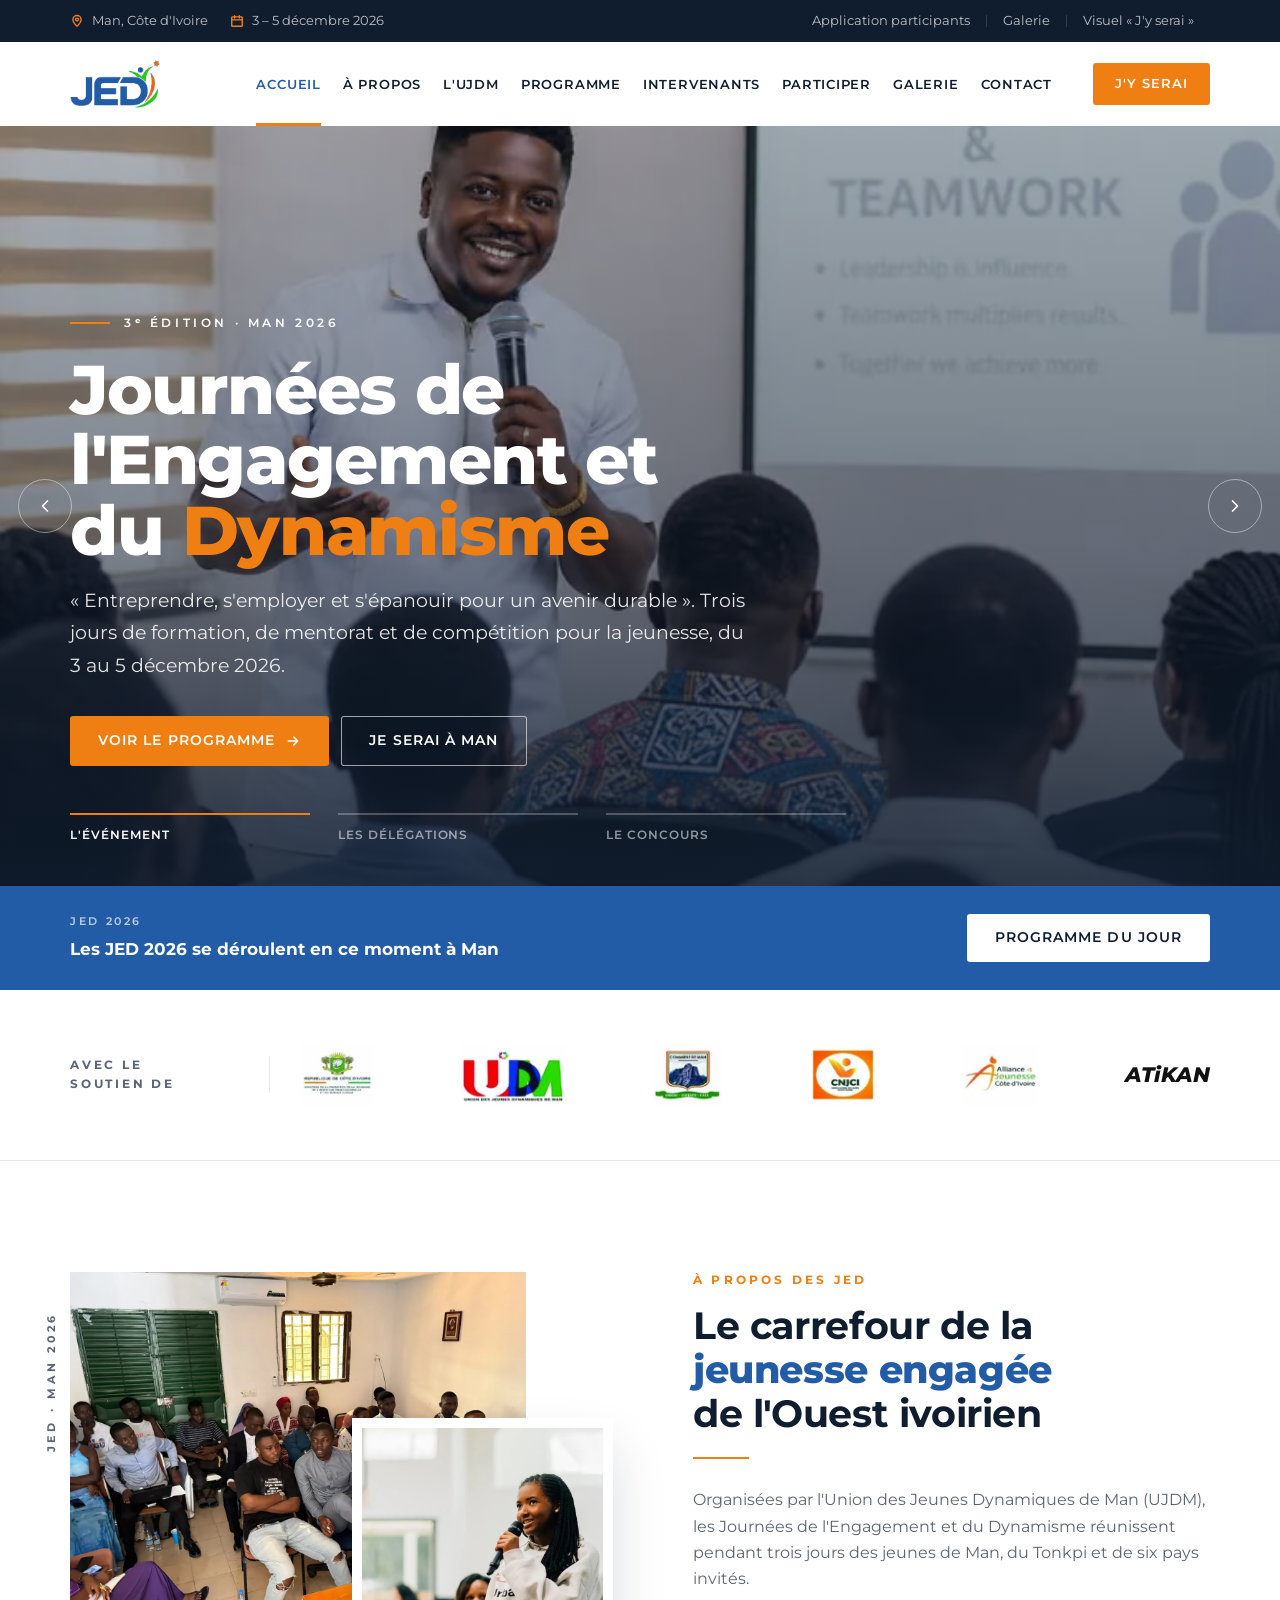
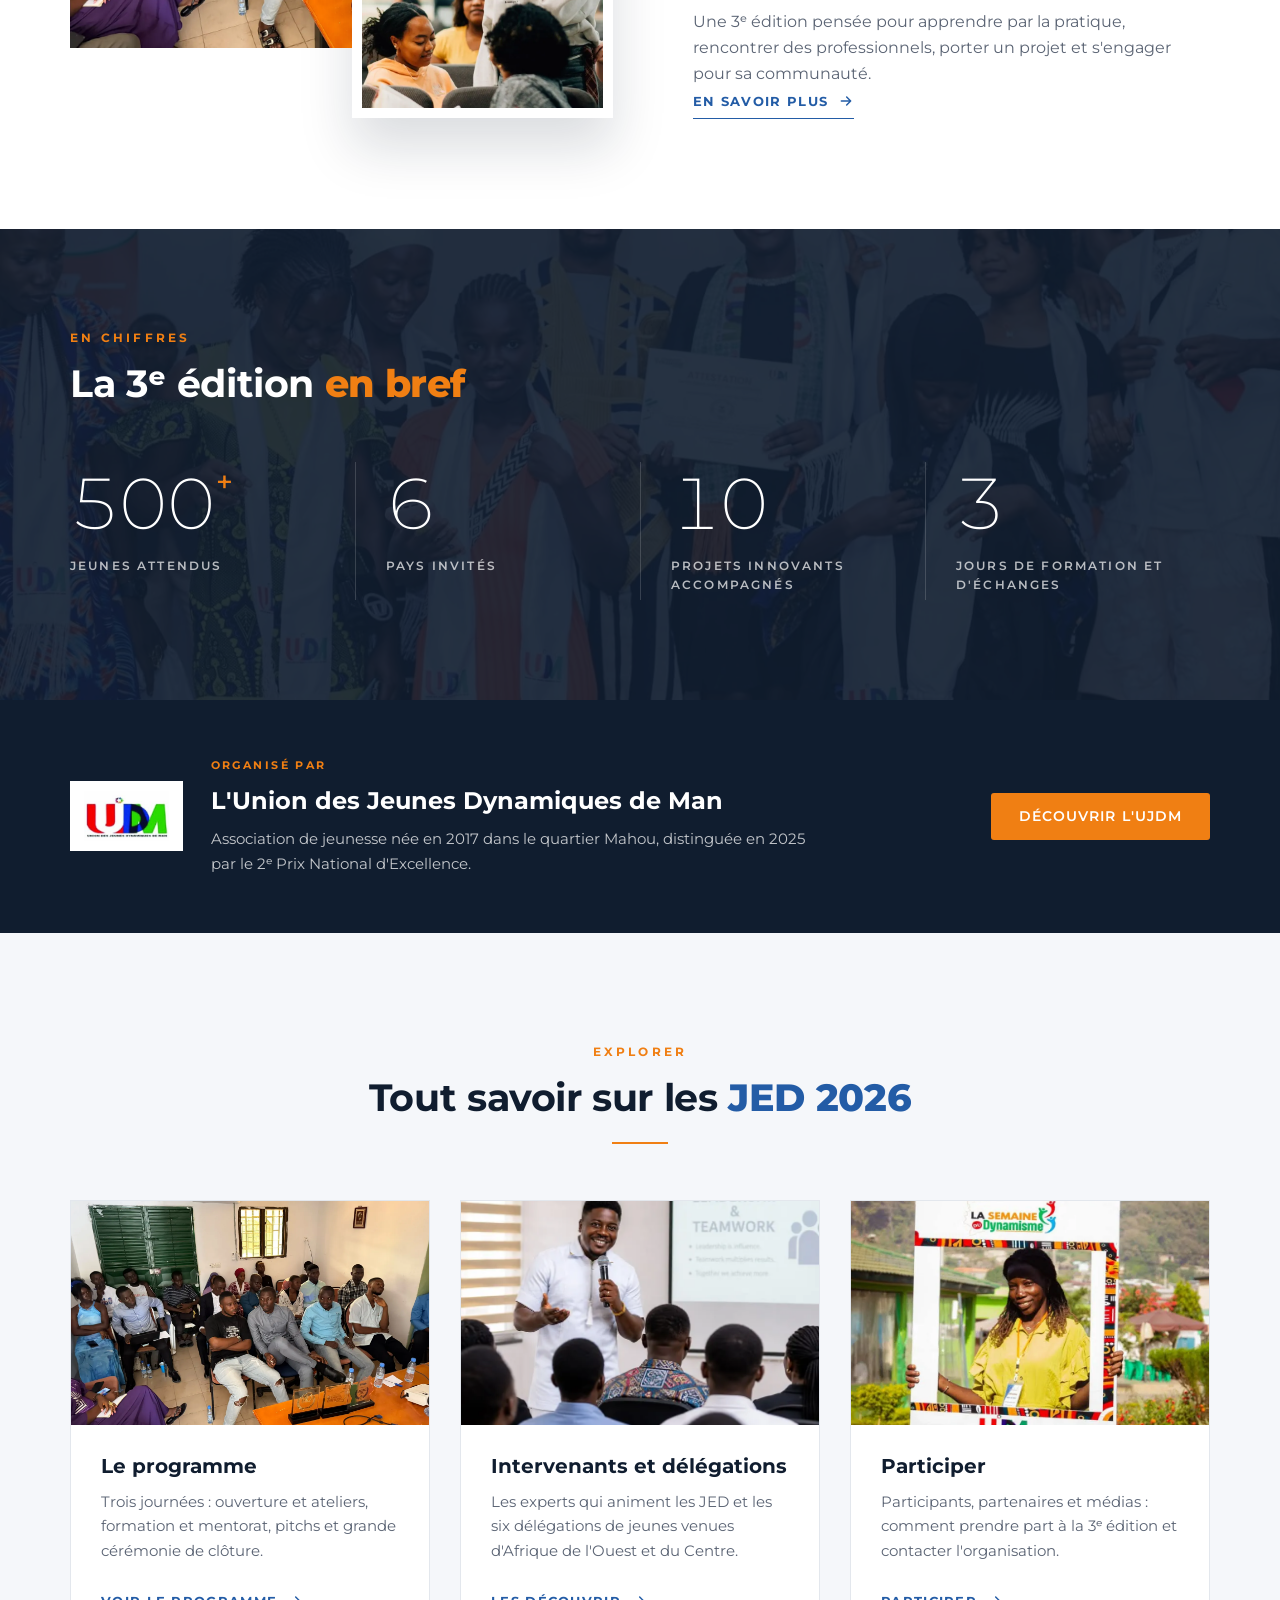
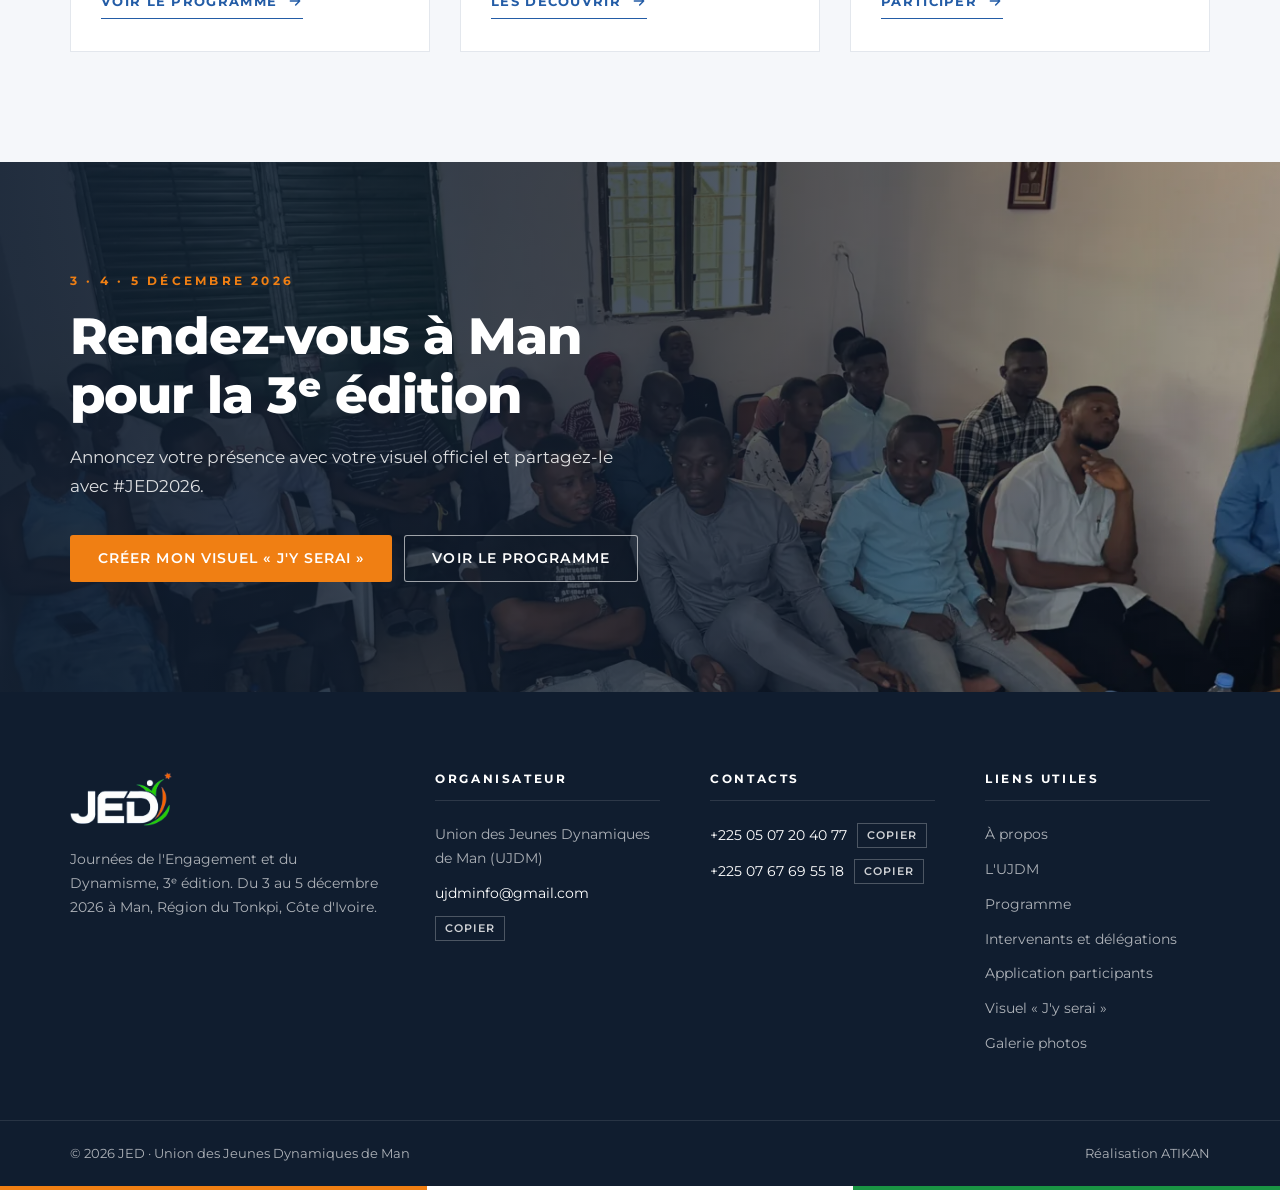
<file: index.html>
<!doctype html>
<html lang="fr">
<head>
<meta charset="utf-8">
<meta name="viewport" content="width=device-width,initial-scale=1,viewport-fit=cover">
<title>JED 2026 · Journées de l'Engagement et du Dynamisme · Man, 3–5 décembre</title>
<meta name="claude:viewport-fit-sides" content="cover">
<meta name="theme-color" content="#235CA6">
<link rel="preconnect" href="https://fonts.googleapis.com">
<link rel="preconnect" href="https://fonts.gstatic.com" crossorigin>
<link rel="stylesheet" href="https://fonts.googleapis.com/css2?family=Montserrat:ital,wght@0,300;0,400;0,500;0,600;0,700;0,800;1,400;1,500&display=swap">
<meta name="description" content="3ᵉ édition des Journées de l'Engagement et du Dynamisme (JED 2026), du 3 au 5 décembre 2026 à Man, Côte d'Ivoire : formations en entrepreneuriat et employabilité, santé mentale, concours de projets et six délégations africaines. Organisées par l'UJDM.">
<link rel="canonical" href="https://jed3.org/">
<meta name="robots" content="index,follow,max-image-preview:large">
<meta property="og:type" content="website">
<meta property="og:locale" content="fr_FR">
<meta property="og:site_name" content="JED 2026">
<meta property="og:title" content="JED 2026 · Journées de l'Engagement et du Dynamisme · Man, 3–5 décembre">
<meta property="og:description" content="3ᵉ édition des Journées de l'Engagement et du Dynamisme (JED 2026), du 3 au 5 décembre 2026 à Man, Côte d'Ivoire : formations en entrepreneuriat et employabilité, santé mentale, concours de projets et six délégations africaines. Organisées par l'UJDM.">
<meta property="og:url" content="https://jed3.org/">
<meta property="og:image" content="https://jed3.org/img/og-jed2026.jpg">
<meta property="og:image:width" content="1200">
<meta property="og:image:height" content="630">
<meta property="og:image:alt" content="JED 2026, 3e édition, du 3 au 5 décembre 2026 à Man">
<meta name="twitter:card" content="summary_large_image">
<meta name="twitter:title" content="JED 2026 · Journées de l'Engagement et du Dynamisme · Man, 3–5 décembre">
<meta name="twitter:description" content="3ᵉ édition des Journées de l'Engagement et du Dynamisme (JED 2026), du 3 au 5 décembre 2026 à Man, Côte d'Ivoire : formations en entrepreneuriat et employabilité, santé mentale, concours de projets et six délégations africaines. Organisées par l'UJDM.">
<meta name="twitter:image" content="https://jed3.org/img/og-jed2026.jpg">
<link rel="icon" href="/favicon.ico" sizes="any">
<link rel="icon" type="image/png" sizes="48x48" href="img/favicon-48.png">
<link rel="icon" type="image/png" sizes="96x96" href="img/favicon-96.png">
<link rel="icon" type="image/png" sizes="192x192" href="img/favicon-192.png">
<link rel="icon" type="image/png" sizes="512x512" href="img/icon-512.png">
<link rel="apple-touch-icon" href="img/apple-touch-icon.png">
<script type="application/ld+json">
{"@context":"https://schema.org","@type":"Event","name":"JED 2026 – Journées de l'Engagement et du Dynamisme (3e édition)","description":"Trois jours de formation, de mentorat et de compétition pour la jeunesse : entrepreneuriat, employabilité, santé mentale et concours de projets.","startDate":"2026-12-03T08:00:00+00:00","endDate":"2026-12-05T17:00:00+00:00","eventStatus":"https://schema.org/EventScheduled","eventAttendanceMode":"https://schema.org/OfflineEventAttendanceMode","location":{"@type":"Place","name":"Man, Région du Tonkpi","address":{"@type":"PostalAddress","addressLocality":"Man","addressRegion":"Tonkpi","addressCountry":"CI"}},"image":["https://jed3.org/img/og-jed2026.jpg"],"organizer":{"@type":"Organization","name":"Union des Jeunes Dynamiques de Man (UJDM)","email":"ujdminfo@gmail.com","url":"https://jed3.org/"},"performer":[{"@type":"Person","name":"Katio Kouassi Jean Marc"},{"@type":"Person","name":"Boris Koffi"},{"@type":"Person","name":"Ipote Djridjehe Anderson"}],"inLanguage":"fr","url":"https://jed3.org/"}
</script>
<script type="application/ld+json">
{"@context":"https://schema.org","@type":"WebSite","name":"JED 2026","alternateName":"Journées de l'Engagement et du Dynamisme","url":"https://jed3.org/","inLanguage":"fr"}
</script>
<link rel="stylesheet" href="style.css">
<div class="info">
  <div class="w">
    <div class="g">
      <span><svg width="14" height="14" viewBox="0 0 24 24" fill="none" stroke="currentColor" stroke-width="2.4" stroke-linecap="round" stroke-linejoin="round"><path d="M12 21s-7-6.2-7-11.5a7 7 0 0 1 14 0C19 14.8 12 21 12 21Z"/><circle cx="12" cy="9.5" r="2.5"/></svg>Man, Côte d'Ivoire</span>
      <span><svg width="14" height="14" viewBox="0 0 24 24" fill="none" stroke="currentColor" stroke-width="2.4" stroke-linecap="round"><rect x="3" y="5" width="18" height="16" rx="1"/><path d="M3 10h18M8 3v4M16 3v4"/></svg>3 – 5 décembre 2026</span>
    </div>
    <nav aria-label="Accès rapide"><a href="jed2026/">Application participants</a><a href="galerie.html">Galerie</a><a href="jy-serai.html">Visuel « J'y serai »</a></nav>
  </div>
</div>


<header id="hd">
  <div class="w">
    <a class="logo" href="index.html"><img src="img/jed-bleu.png" alt="JED 2026 · Accueil" width="1000" height="460"></a>
    <nav class="menu" id="menu" aria-label="Menu principal">
      <a href="index.html" class="on" aria-current="page">Accueil</a>
      <a href="a-propos.html">À propos</a>
      <a href="ujdm.html">L'UJDM</a>
      <a href="programme.html">Programme</a>
      <a href="intervenants.html">Intervenants</a>
      <a href="participer.html">Participer</a>
      <a href="galerie.html">Galerie</a>
      <a href="participer.html#contact">Contact</a>
    </nav>
    <a class="bt o hd" href="jy-serai.html">J'y serai</a>
    <button class="burger" id="burger" aria-label="Ouvrir le menu" aria-expanded="false" aria-controls="menu"><svg width="26" height="26" viewBox="0 0 24 24" fill="none" stroke="currentColor" stroke-width="2" stroke-linecap="round"><path d="M4 7h16M4 12h16M8 17h12"/></svg></button>
  </div>
</header>

<main id="top">
  <div class="hero" id="hero">
    <div class="slide on">
      <img src="img/orateur.webp" alt="">
      <div class="w anim">
        <div class="k">3ᵉ édition · Man 2026</div>
        <h1>Journées de l'Engagement et du <span>Dynamisme</span></h1>
        <p class="sous">« Entreprendre, s'employer et s'épanouir pour un avenir durable ». Trois jours de formation, de mentorat et de compétition pour la jeunesse, du 3 au 5 décembre 2026.</p>
        <div class="ctas"><a class="bt o" href="programme.html">Voir le programme <svg width="16" height="16" viewBox="0 0 24 24" fill="none" stroke="currentColor" stroke-width="2.4" stroke-linecap="round" stroke-linejoin="round"><path d="M5 12h14m-6-6 6 6-6 6"/></svg></a><a class="bt g" href="jy-serai.html">Je serai à Man</a></div>
      </div>
    </div>
    <div class="slide">
      <img src="img/cercle.webp" alt="">
      <div class="w anim">
        <div class="k">Pays invités</div>
        <h2>Six délégations <span>africaines</span> à Man</h2>
        <p class="sous">Sierra Leone, Liberia, Guinée, Burkina Faso, Nigeria et Congo Brazzaville rejoignent la jeunesse ivoirienne pour cette 3ᵉ édition.</p>
        <div class="ctas"><a class="bt o" href="intervenants.html#delegations">Les délégations <svg width="16" height="16" viewBox="0 0 24 24" fill="none" stroke="currentColor" stroke-width="2.4" stroke-linecap="round" stroke-linejoin="round"><path d="M5 12h14m-6-6 6 6-6 6"/></svg></a></div>
      </div>
    </div>
    <div class="slide">
      <img src="img/expose.webp" alt="">
      <div class="w anim">
        <div class="k">Samedi 5 décembre</div>
        <h2>Le concours de <span>projets</span> des jeunes</h2>
        <p class="sous">Les finalistes défendent leur projet devant un jury international. Le meilleur projet est récompensé lors de la cérémonie de clôture.</p>
        <div class="ctas"><a class="bt o" href="programme.html#concours">Le concours <svg width="16" height="16" viewBox="0 0 24 24" fill="none" stroke="currentColor" stroke-width="2.4" stroke-linecap="round" stroke-linejoin="round"><path d="M5 12h14m-6-6 6 6-6 6"/></svg></a></div>
      </div>
    </div>
    <button class="fl p" type="button" id="prev" aria-label="Diapositive précédente"><svg width="20" height="20" viewBox="0 0 24 24" fill="none" stroke="currentColor" stroke-width="2" stroke-linecap="round" stroke-linejoin="round"><path d="m15 18-6-6 6-6"/></svg></button>
    <button class="fl n" type="button" id="next" aria-label="Diapositive suivante"><svg width="20" height="20" viewBox="0 0 24 24" fill="none" stroke="currentColor" stroke-width="2" stroke-linecap="round" stroke-linejoin="round"><path d="m9 18 6-6-6-6"/></svg></button>
    <div class="prog-sl"><div class="w" id="dots">
      <button type="button" class="on" aria-label="L'événement"><i></i>L'événement</button>
      <button type="button" aria-label="Les délégations"><i></i>Les délégations</button>
      <button type="button" aria-label="Le concours"><i></i>Le concours</button>
    </div></div>
  </div>

  <div class="cpt" id="cpt">
    <div class="w">
      <div class="t"><small>Ouverture officielle</small><b>Jeudi 3 décembre · 08h00</b></div>
      <div class="u"><b data-u="j"><i>--</i></b><span>Jours</span></div>
      <div class="u"><b data-u="h"><i>--</i></b><span>Heures</span></div>
      <div class="u"><b data-u="m"><i>--</i></b><span>Minutes</span></div>
      <div class="u"><b data-u="s"><i>--</i></b><span>Secondes</span></div>
      <a class="bt l" href="jy-serai.html">J'y serai</a>
    </div>
  </div>

  <div class="parts">
    <div class="w">
      <h2>Avec le soutien de</h2>
      <div class="plg">
        <img src="img/ministere.png" alt="Ministère de la Promotion de la Jeunesse, de l'Insertion professionnelle et du Service civique">
        <img src="img/ujdm.png" alt="Union des Jeunes Dynamiques de Man">
        <img src="img/commune.png" alt="Commune de Man">
        <img src="img/cnjci.png" alt="Conseil National des Jeunes de Côte d'Ivoire">
        <img src="img/alliance.png" alt="Alliance Jeunesse Côte d'Ivoire">
        <span class="atk">ATiKAN</span>
      </div>
    </div>
  </div>

  <section class="ap">
    <div class="w g">
      <div class="col rv">
        <span class="an">JED · Man 2026</span>
        <img class="a" src="img/salle.webp" alt="Jeunes participants réunis en salle lors d'une rencontre de l'UJDM" loading="lazy">
        <img class="b" src="img/parole.webp" alt="Une participante prend la parole au micro" loading="lazy">
      </div>
      <div class="tx rv">
        <div class="st"><span class="lab">À propos des JED</span><h2>Le carrefour de la <b>jeunesse engagée</b> de l'Ouest ivoirien</h2><span class="fil"></span></div>
        <p>Organisées par l'Union des Jeunes Dynamiques de Man (UJDM), les Journées de l'Engagement et du Dynamisme réunissent pendant trois jours des jeunes de Man, du Tonkpi et de six pays invités.</p>
        <p>Une 3ᵉ édition pensée pour apprendre par la pratique, rencontrer des professionnels, porter un projet et s'engager pour sa communauté.</p>
        <a class="lien" href="a-propos.html">En savoir plus <svg width="16" height="16" viewBox="0 0 24 24" fill="none" stroke="currentColor" stroke-width="2.2" stroke-linecap="round" stroke-linejoin="round"><path d="M5 12h14m-6-6 6 6-6 6"/></svg></a>
      </div>
    </div>
  </section>

  <div class="chif">
    <img src="img/remise.webp" alt="" loading="lazy">
    <div class="w">
      <div class="st rv"><span class="lab">En chiffres</span><h2>La 3ᵉ édition <b>en bref</b></h2></div>
      <div class="nb rv">
        <div><b>500<sup>+</sup></b><span>Jeunes attendus</span></div>
        <div><b>6</b><span>Pays invités</span></div>
        <div><b>10</b><span>Projets innovants accompagnés</span></div>
        <div><b>3</b><span>Jours de formation et d'échanges</span></div>
      </div>
    </div>
  </div>

  <div class="orga">
    <div class="w">
      <div class="g"><img src="img/ujdm.png" alt="Logo de l'UJDM" loading="lazy"><div><small>Organisé par</small><b>L'Union des Jeunes Dynamiques de Man</b><p>Association de jeunesse née en 2017 dans le quartier Mahou, distinguée en 2025 par le 2ᵉ Prix National d'Excellence.</p></div></div>
      <a class="bt o" href="ujdm.html">Découvrir l'UJDM</a>
    </div>
  </div>
  <section class="prog">
    <div class="w">
      <div class="st c rv"><span class="lab">Explorer</span><h2>Tout savoir sur les <b>JED 2026</b></h2><span class="fil"></span></div>
      <div class="part">
        <article class="ca rv">
          <div class="im"><img src="img/salle.webp" alt="Participants en salle" loading="lazy"></div>
          <div class="tx"><h3>Le programme</h3><p>Trois journées : ouverture et ateliers, formation et mentorat, pitchs et grande cérémonie de clôture.</p><a class="lien" href="programme.html">Voir le programme <svg width="16" height="16" viewBox="0 0 24 24" fill="none" stroke="currentColor" stroke-width="2.2" stroke-linecap="round" stroke-linejoin="round"><path d="M5 12h14m-6-6 6 6-6 6"/></svg></a></div>
        </article>
        <article class="ca rv">
          <div class="im"><img src="img/orateur.webp" alt="Un intervenant face au public" loading="lazy"></div>
          <div class="tx"><h3>Intervenants et délégations</h3><p>Les experts qui animent les JED et les six délégations de jeunes venues d'Afrique de l'Ouest et du Centre.</p><a class="lien" href="intervenants.html">Les découvrir <svg width="16" height="16" viewBox="0 0 24 24" fill="none" stroke="currentColor" stroke-width="2.2" stroke-linecap="round" stroke-linejoin="round"><path d="M5 12h14m-6-6 6 6-6 6"/></svg></a></div>
        </article>
        <article class="ca rv">
          <div class="im"><img src="img/cadre.webp" alt="Participante avec un cadre photo" loading="lazy"></div>
          <div class="tx"><h3>Participer</h3><p>Participants, partenaires et médias : comment prendre part à la 3ᵉ édition et contacter l'organisation.</p><a class="lien" href="participer.html">Participer <svg width="16" height="16" viewBox="0 0 24 24" fill="none" stroke="currentColor" stroke-width="2.2" stroke-linecap="round" stroke-linejoin="round"><path d="M5 12h14m-6-6 6 6-6 6"/></svg></a></div>
        </article>
      </div>
    </div>
  </section>
  <div class="cta">
    <img src="img/salle.webp" alt="" loading="lazy">
    <div class="w rv">
      <span class="lab">3 · 4 · 5 décembre 2026</span>
      <h2>Rendez-vous à Man pour la 3ᵉ édition</h2>
      <p>Annoncez votre présence avec votre visuel officiel et partagez-le avec #JED2026.</p>
      <div class="ctas"><a class="bt o" href="jy-serai.html">Créer mon visuel « J'y serai »</a><a class="bt g" href="programme.html">Voir le programme</a></div>
    </div>
  </div>
</main>

<footer>
  <div class="w g">
    <div>
      <img class="lg" src="img/jed-blanc.png" alt="JED 2026" width="1000" height="460">
      <p>Journées de l'Engagement et du Dynamisme, 3ᵉ édition. Du 3 au 5 décembre 2026 à Man, Région du Tonkpi, Côte d'Ivoire.</p>
    </div>
    <div>
      <h3>Organisateur</h3>
      <ul>
        <li>Union des Jeunes Dynamiques de Man (UJDM)</li>
        <li class="cp"><span>ujdminfo@gmail.com</span><button type="button" data-c="ujdminfo@gmail.com">Copier</button></li>
      </ul>
    </div>
    <div>
      <h3>Contacts</h3>
      <ul>
        <li class="cp"><span>+225 05 07 20 40 77</span><button type="button" data-c="+225 05 07 20 40 77">Copier</button></li>
        <li class="cp"><span>+225 07 67 69 55 18</span><button type="button" data-c="+225 07 67 69 55 18">Copier</button></li>
      </ul>
    </div>
    <div>
      <h3>Liens utiles</h3>
      <ul>
        <li><a href="a-propos.html">À propos</a></li>
        <li><a href="ujdm.html">L'UJDM</a></li>
        <li><a href="programme.html">Programme</a></li>
        <li><a href="intervenants.html">Intervenants et délégations</a></li>
        <li><a href="jed2026/">Application participants</a></li>
        <li><a href="jy-serai.html">Visuel « J'y serai »</a></li>
        <li><a href="galerie.html">Galerie photos</a></li>
      </ul>
    </div>
  </div>
  <div class="bas"><div class="w"><span>© 2026 JED · Union des Jeunes Dynamiques de Man</span><span>Réalisation ATIKAN</span></div></div>
  <div class="tri" aria-hidden="true"><i style="background:var(--orange)"></i><i style="background:#fff"></i><i style="background:var(--vert)"></i></div>
</footer>


<div class="mbar" id="mbar"><a class="bt b" href="programme.html">Programme</a><a class="bt o" href="jy-serai.html">J'y serai</a></div>
<script src="app.js"></script>
</body>
</html>
</file>
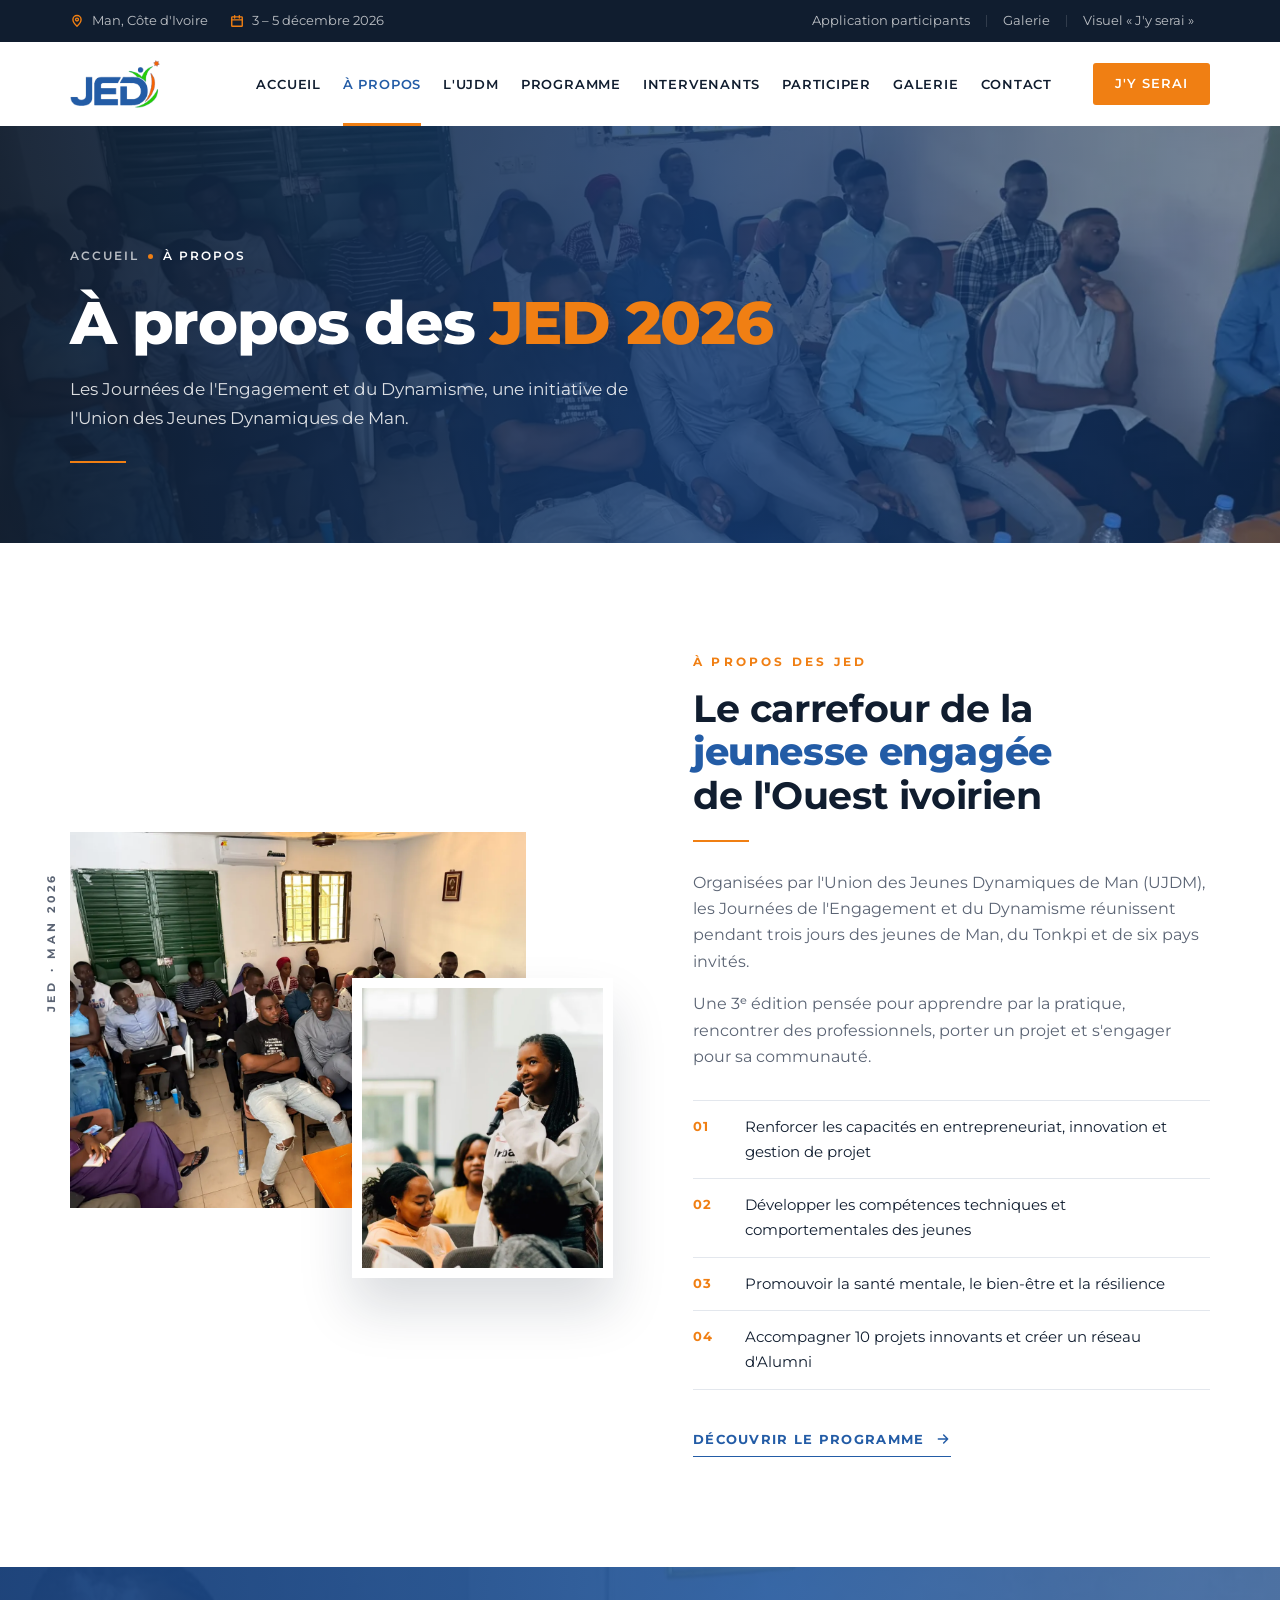
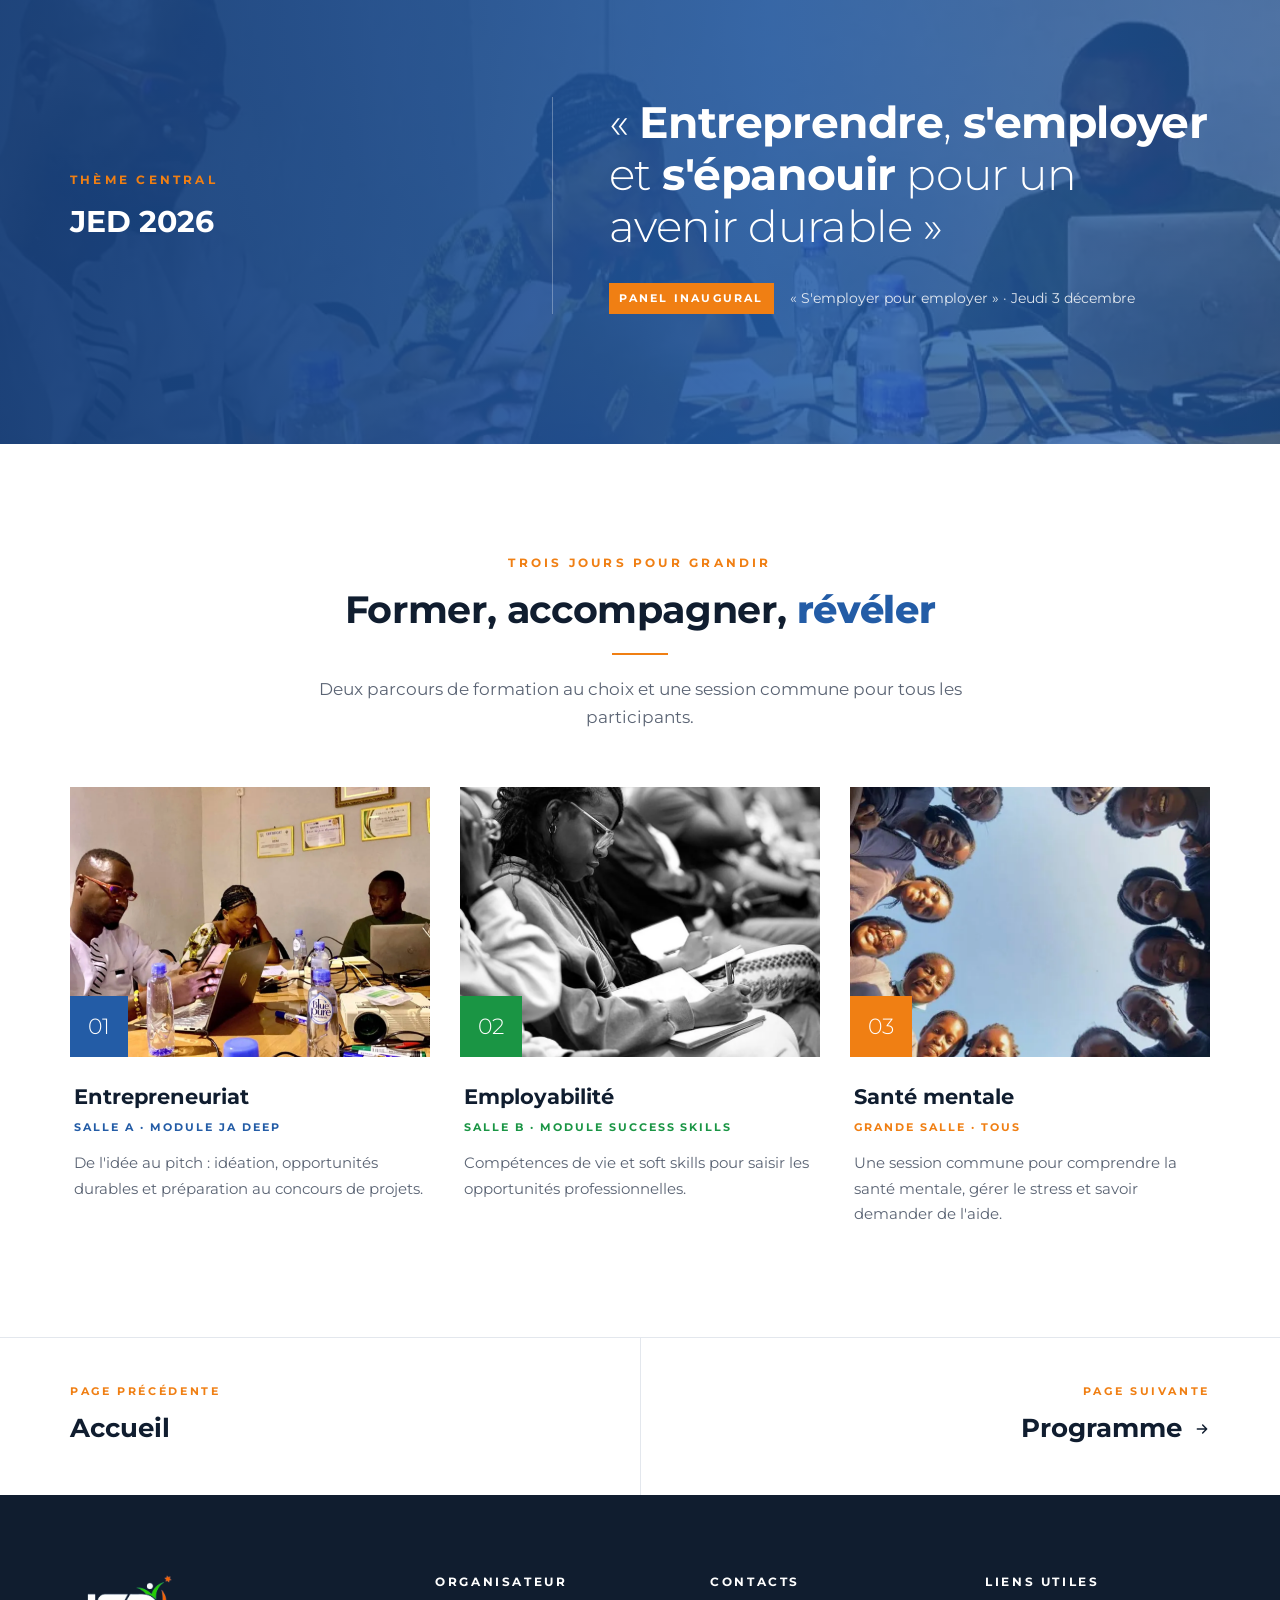
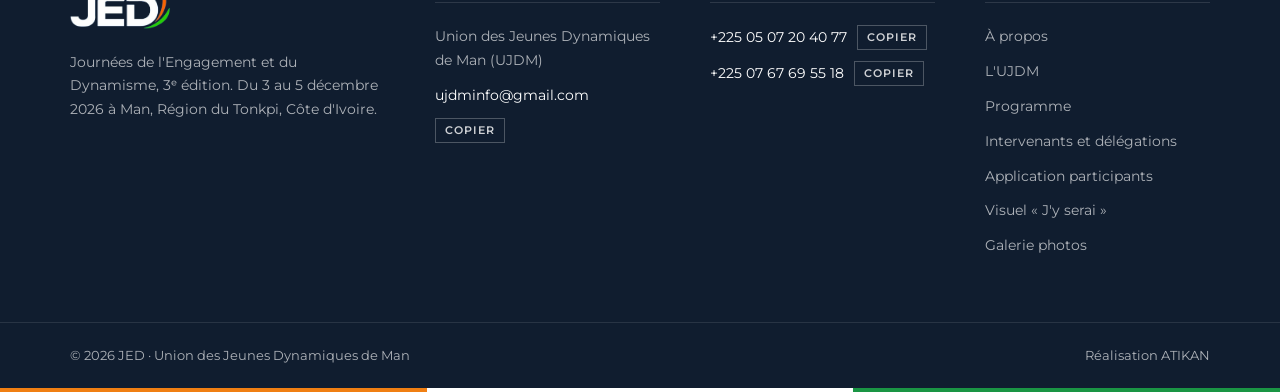
<file: a-propos.html>
<!doctype html>
<html lang="fr">
<head>
<meta charset="utf-8">
<meta name="viewport" content="width=device-width,initial-scale=1,viewport-fit=cover">
<title>À propos des JED 2026 · Thème, objectifs et parcours</title>
<meta name="claude:viewport-fit-sides" content="cover">
<meta name="theme-color" content="#235CA6">
<link rel="preconnect" href="https://fonts.googleapis.com">
<link rel="preconnect" href="https://fonts.gstatic.com" crossorigin>
<link rel="stylesheet" href="https://fonts.googleapis.com/css2?family=Montserrat:ital,wght@0,300;0,400;0,500;0,600;0,700;0,800;1,400;1,500&display=swap">
<meta name="description" content="Les JED 2026, organisées par l'Union des Jeunes Dynamiques de Man : thème « Entreprendre, s'employer et s'épanouir pour un avenir durable », objectifs, parcours Entrepreneuriat (JA DEEP), Employabilité (Success Skills) et santé mentale.">
<link rel="canonical" href="https://jed3.org/a-propos.html">
<meta name="robots" content="index,follow,max-image-preview:large">
<meta property="og:type" content="website">
<meta property="og:locale" content="fr_FR">
<meta property="og:site_name" content="JED 2026">
<meta property="og:title" content="À propos des JED 2026 · Thème, objectifs et parcours">
<meta property="og:description" content="Les JED 2026, organisées par l'Union des Jeunes Dynamiques de Man : thème « Entreprendre, s'employer et s'épanouir pour un avenir durable », objectifs, parcours Entrepreneuriat (JA DEEP), Employabilité (Success Skills) et santé mentale.">
<meta property="og:url" content="https://jed3.org/a-propos.html">
<meta property="og:image" content="https://jed3.org/img/og-jed2026.jpg">
<meta property="og:image:width" content="1200">
<meta property="og:image:height" content="630">
<meta property="og:image:alt" content="JED 2026, 3e édition, du 3 au 5 décembre 2026 à Man">
<meta name="twitter:card" content="summary_large_image">
<meta name="twitter:title" content="À propos des JED 2026 · Thème, objectifs et parcours">
<meta name="twitter:description" content="Les JED 2026, organisées par l'Union des Jeunes Dynamiques de Man : thème « Entreprendre, s'employer et s'épanouir pour un avenir durable », objectifs, parcours Entrepreneuriat (JA DEEP), Employabilité (Success Skills) et santé mentale.">
<meta name="twitter:image" content="https://jed3.org/img/og-jed2026.jpg">
<link rel="icon" href="/favicon.ico" sizes="any">
<link rel="icon" type="image/png" sizes="48x48" href="img/favicon-48.png">
<link rel="icon" type="image/png" sizes="96x96" href="img/favicon-96.png">
<link rel="icon" type="image/png" sizes="192x192" href="img/favicon-192.png">
<link rel="icon" type="image/png" sizes="512x512" href="img/icon-512.png">
<link rel="apple-touch-icon" href="img/apple-touch-icon.png">
<link rel="stylesheet" href="style.css">
<div class="info">
  <div class="w">
    <div class="g">
      <span><svg width="14" height="14" viewBox="0 0 24 24" fill="none" stroke="currentColor" stroke-width="2.4" stroke-linecap="round" stroke-linejoin="round"><path d="M12 21s-7-6.2-7-11.5a7 7 0 0 1 14 0C19 14.8 12 21 12 21Z"/><circle cx="12" cy="9.5" r="2.5"/></svg>Man, Côte d'Ivoire</span>
      <span><svg width="14" height="14" viewBox="0 0 24 24" fill="none" stroke="currentColor" stroke-width="2.4" stroke-linecap="round"><rect x="3" y="5" width="18" height="16" rx="1"/><path d="M3 10h18M8 3v4M16 3v4"/></svg>3 – 5 décembre 2026</span>
    </div>
    <nav aria-label="Accès rapide"><a href="jed2026/">Application participants</a><a href="galerie.html">Galerie</a><a href="jy-serai.html">Visuel « J'y serai »</a></nav>
  </div>
</div>


<header id="hd">
  <div class="w">
    <a class="logo" href="index.html"><img src="img/jed-bleu.png" alt="JED 2026 · Accueil" width="1000" height="460"></a>
    <nav class="menu" id="menu" aria-label="Menu principal">
      <a href="index.html">Accueil</a>
      <a href="a-propos.html" class="on" aria-current="page">À propos</a>
      <a href="ujdm.html">L'UJDM</a>
      <a href="programme.html">Programme</a>
      <a href="intervenants.html">Intervenants</a>
      <a href="participer.html">Participer</a>
      <a href="galerie.html">Galerie</a>
      <a href="participer.html#contact">Contact</a>
    </nav>
    <a class="bt o hd" href="jy-serai.html">J'y serai</a>
    <button class="burger" id="burger" aria-label="Ouvrir le menu" aria-expanded="false" aria-controls="menu"><svg width="26" height="26" viewBox="0 0 24 24" fill="none" stroke="currentColor" stroke-width="2" stroke-linecap="round"><path d="M4 7h16M4 12h16M8 17h12"/></svg></button>
  </div>
</header>

<main id="top">
  <div class="pb">
    <img src="img/salle.webp" alt="">
    <div class="w">
      <div class="ari"><a href="index.html">Accueil</a><i></i><b>À propos</b></div>
      <h1>À propos des <span>JED 2026</span></h1>
      <p>Les Journées de l'Engagement et du Dynamisme, une initiative de l'Union des Jeunes Dynamiques de Man.</p><span class="fil"></span>
    </div>
  </div>
  <section class="ap">
    <div class="w g">
      <div class="col rv">
        <span class="an">JED · Man 2026</span>
        <img class="a" src="img/salle.webp" alt="Jeunes participants réunis en salle lors d'une rencontre de l'UJDM" loading="lazy">
        <img class="b" src="img/parole.webp" alt="Une participante prend la parole au micro" loading="lazy">
      </div>
      <div class="tx rv">
        <div class="st"><span class="lab">À propos des JED</span><h2>Le carrefour de la <b>jeunesse engagée</b> de l'Ouest ivoirien</h2><span class="fil"></span></div>
        <p>Organisées par l'Union des Jeunes Dynamiques de Man (UJDM), les Journées de l'Engagement et du Dynamisme réunissent pendant trois jours des jeunes de Man, du Tonkpi et de six pays invités.</p>
        <p>Une 3ᵉ édition pensée pour apprendre par la pratique, rencontrer des professionnels, porter un projet et s'engager pour sa communauté.</p>
        <ul class="obj">
          <li><em>01</em><span>Renforcer les capacités en entrepreneuriat, innovation et gestion de projet</span></li>
          <li><em>02</em><span>Développer les compétences techniques et comportementales des jeunes</span></li>
          <li><em>03</em><span>Promouvoir la santé mentale, le bien-être et la résilience</span></li>
          <li><em>04</em><span>Accompagner 10 projets innovants et créer un réseau d'Alumni</span></li>
        </ul>
        <a class="lien" href="programme.html">Découvrir le programme <svg width="16" height="16" viewBox="0 0 24 24" fill="none" stroke="currentColor" stroke-width="2.2" stroke-linecap="round" stroke-linejoin="round"><path d="M5 12h14m-6-6 6 6-6 6"/></svg></a>
      </div>
    </div>
  </section>

  <section class="theme">
    <img src="img/atelier.webp" alt="" loading="lazy">
    <div class="w">
      <div class="rv"><span class="lab">Thème central</span><h2>JED 2026</h2></div>
      <div class="ql rv">
        <blockquote>« <b>Entreprendre</b>, <b>s'employer</b> et <b>s'épanouir</b> pour un avenir durable »</blockquote>
        <div class="pan"><span>Panel inaugural</span>« S'employer pour employer » · Jeudi 3 décembre</div>
      </div>
    </div>
  </section>

  <section>
    <div class="w">
      <div class="st c rv"><span class="lab">Trois jours pour grandir</span><h2>Former, accompagner, <b>révéler</b></h2><span class="fil"></span><p>Deux parcours de formation au choix et une session commune pour tous les participants.</p></div>
      <div class="pil">
        <article class="rv" style="--k:var(--bleu)">
          <div class="im"><img src="img/atelier.webp" alt="Atelier de travail en équipe" loading="lazy"><span>01</span></div>
          <div class="tx"><h3>Entrepreneuriat</h3><span class="sal">Salle A · Module JA DEEP</span><p>De l'idée au pitch : idéation, opportunités durables et préparation au concours de projets.</p></div>
        </article>
        <article class="rv" style="--k:var(--vert)">
          <div class="im"><img src="img/pensif.webp" alt="Participantes attentives pendant une formation" loading="lazy"><span>02</span></div>
          <div class="tx"><h3>Employabilité</h3><span class="sal">Salle B · Module Success Skills</span><p>Compétences de vie et soft skills pour saisir les opportunités professionnelles.</p></div>
        </article>
        <article class="rv" style="--k:var(--orange)">
          <div class="im"><img src="img/cercle.webp" alt="Jeunes en cercle d'échange" loading="lazy"><span>03</span></div>
          <div class="tx"><h3>Santé mentale</h3><span class="sal">Grande salle · Tous</span><p>Une session commune pour comprendre la santé mentale, gérer le stress et savoir demander de l'aide.</p></div>
        </article>
      </div>
    </div>
  </section>

  <nav class="suite" aria-label="Pages suivantes"><div class="w">
    <a href="index.html"><small>Page précédente</small><b>Accueil</b></a>
    <a href="programme.html"><small>Page suivante</small><b>Programme <svg width="16" height="16" viewBox="0 0 24 24" fill="none" stroke="currentColor" stroke-width="2.2" stroke-linecap="round" stroke-linejoin="round"><path d="M5 12h14m-6-6 6 6-6 6"/></svg></b></a>
  </div></nav>
</main>

<footer>
  <div class="w g">
    <div>
      <img class="lg" src="img/jed-blanc.png" alt="JED 2026" width="1000" height="460">
      <p>Journées de l'Engagement et du Dynamisme, 3ᵉ édition. Du 3 au 5 décembre 2026 à Man, Région du Tonkpi, Côte d'Ivoire.</p>
    </div>
    <div>
      <h3>Organisateur</h3>
      <ul>
        <li>Union des Jeunes Dynamiques de Man (UJDM)</li>
        <li class="cp"><span>ujdminfo@gmail.com</span><button type="button" data-c="ujdminfo@gmail.com">Copier</button></li>
      </ul>
    </div>
    <div>
      <h3>Contacts</h3>
      <ul>
        <li class="cp"><span>+225 05 07 20 40 77</span><button type="button" data-c="+225 05 07 20 40 77">Copier</button></li>
        <li class="cp"><span>+225 07 67 69 55 18</span><button type="button" data-c="+225 07 67 69 55 18">Copier</button></li>
      </ul>
    </div>
    <div>
      <h3>Liens utiles</h3>
      <ul>
        <li><a href="a-propos.html">À propos</a></li>
        <li><a href="ujdm.html">L'UJDM</a></li>
        <li><a href="programme.html">Programme</a></li>
        <li><a href="intervenants.html">Intervenants et délégations</a></li>
        <li><a href="jed2026/">Application participants</a></li>
        <li><a href="jy-serai.html">Visuel « J'y serai »</a></li>
        <li><a href="galerie.html">Galerie photos</a></li>
      </ul>
    </div>
  </div>
  <div class="bas"><div class="w"><span>© 2026 JED · Union des Jeunes Dynamiques de Man</span><span>Réalisation ATIKAN</span></div></div>
  <div class="tri" aria-hidden="true"><i style="background:var(--orange)"></i><i style="background:#fff"></i><i style="background:var(--vert)"></i></div>
</footer>


<div class="mbar" id="mbar"><a class="bt b" href="programme.html">Programme</a><a class="bt o" href="jy-serai.html">J'y serai</a></div>
<script src="app.js"></script>
</body>
</html>
</file>
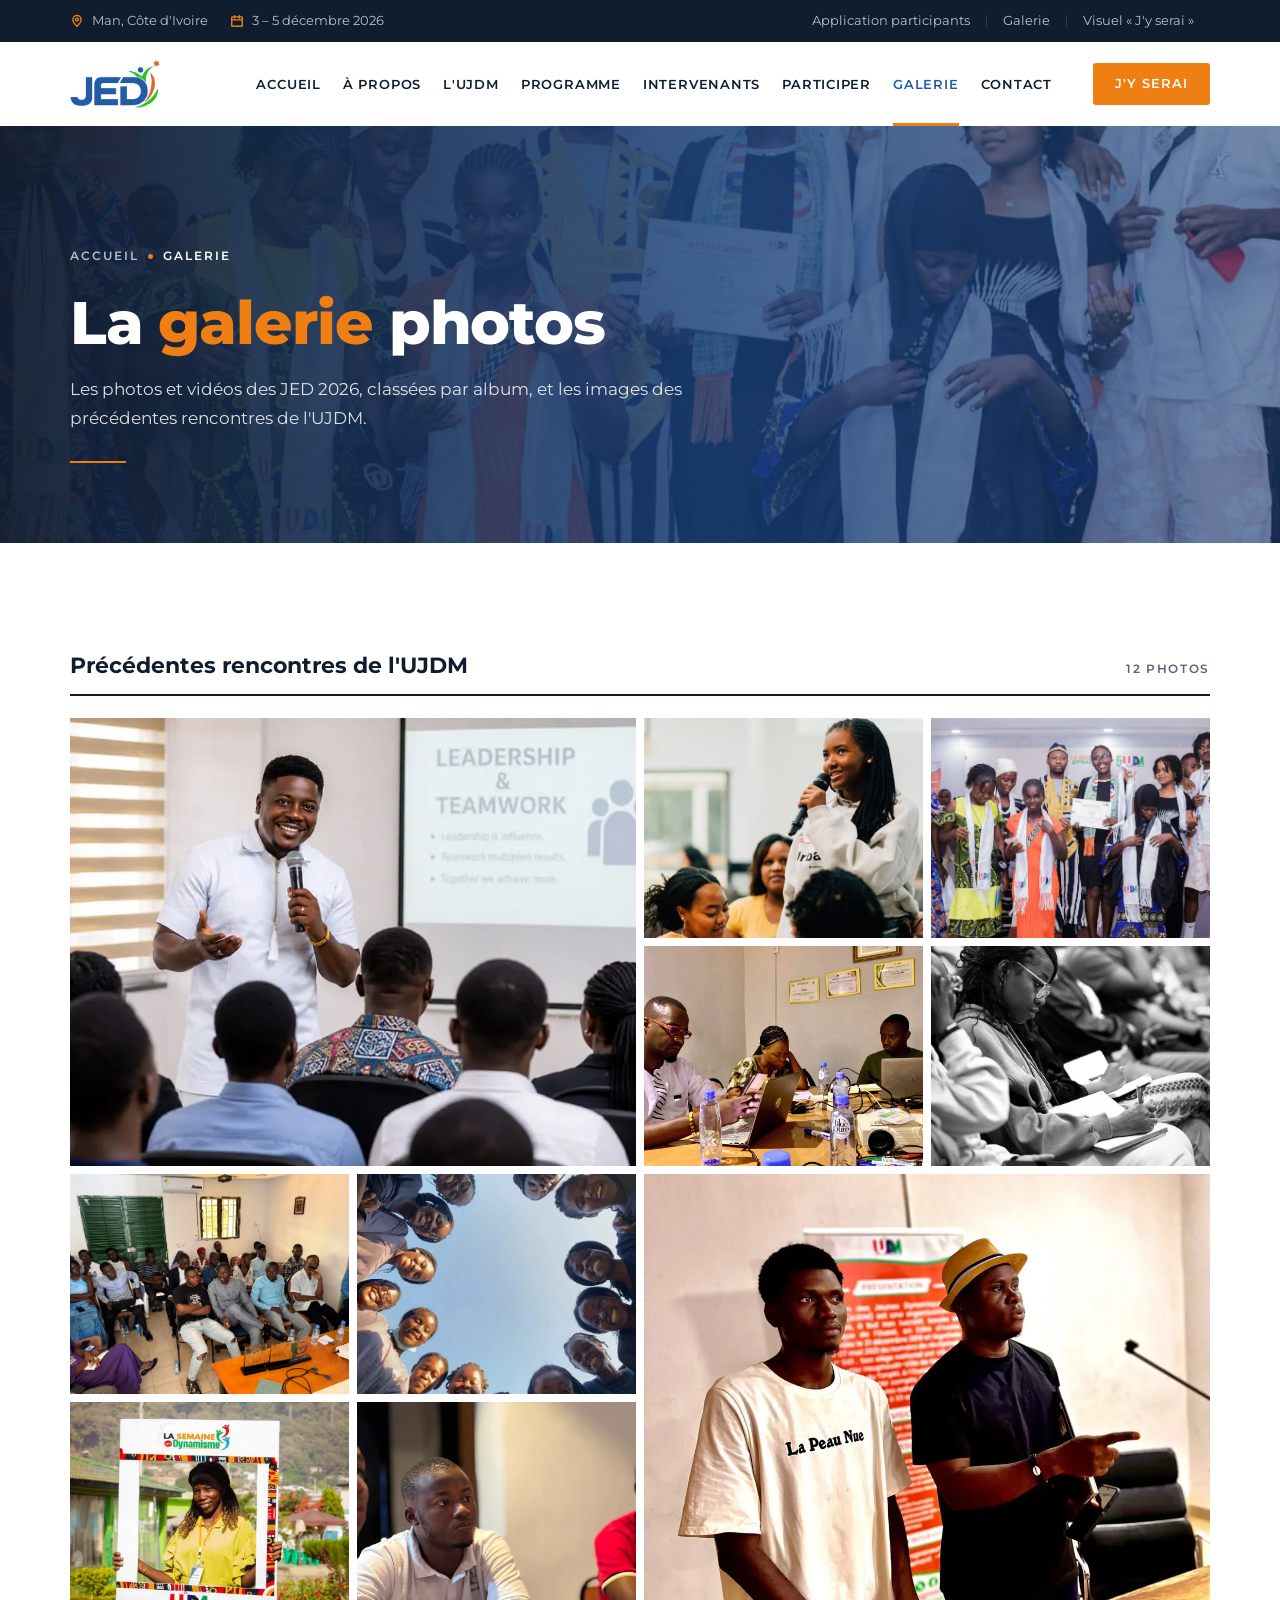
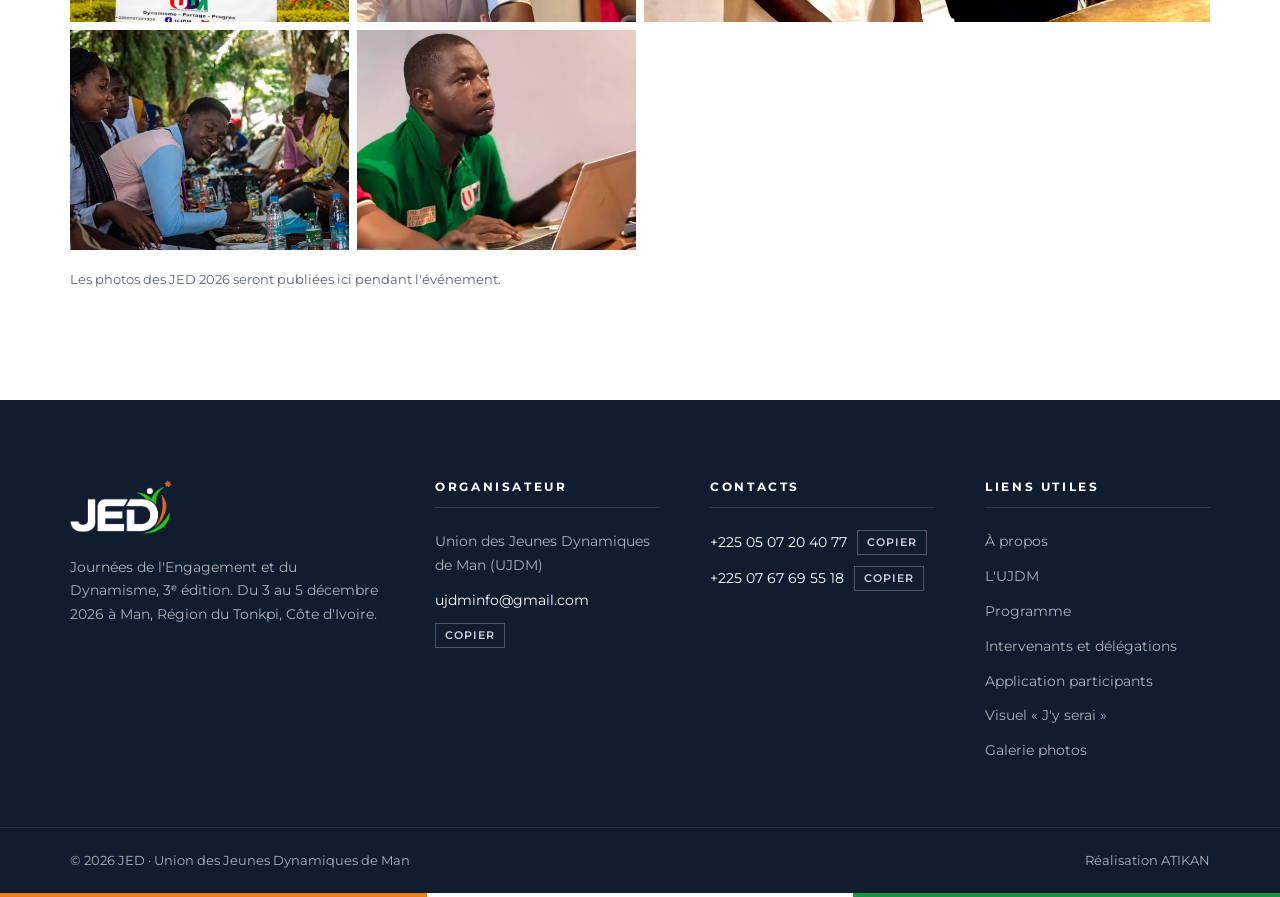
<file: galerie.html>
<!doctype html>
<html lang="fr">
<head>
<meta charset="utf-8">
<meta name="viewport" content="width=device-width,initial-scale=1,viewport-fit=cover">
<title>Galerie photos · JED 2026</title>
<meta name="claude:viewport-fit-sides" content="cover">
<meta name="theme-color" content="#235CA6">
<link rel="preconnect" href="https://fonts.googleapis.com">
<link rel="preconnect" href="https://fonts.gstatic.com" crossorigin>
<link rel="stylesheet" href="https://fonts.googleapis.com/css2?family=Montserrat:ital,wght@0,300;0,400;0,500;0,600;0,700;0,800;1,400;1,500&display=swap">
<meta name="description" content="Photos et vidéos des JED 2026 à Man et des précédentes rencontres de l'Union des Jeunes Dynamiques de Man.">
<link rel="canonical" href="https://jed3.org/galerie.html">
<meta name="robots" content="index,follow,max-image-preview:large">
<meta property="og:type" content="website">
<meta property="og:locale" content="fr_FR">
<meta property="og:site_name" content="JED 2026">
<meta property="og:title" content="Galerie photos · JED 2026">
<meta property="og:description" content="Photos et vidéos des JED 2026 à Man et des précédentes rencontres de l'Union des Jeunes Dynamiques de Man.">
<meta property="og:url" content="https://jed3.org/galerie.html">
<meta property="og:image" content="https://jed3.org/img/og-jed2026.jpg">
<meta property="og:image:width" content="1200">
<meta property="og:image:height" content="630">
<meta property="og:image:alt" content="JED 2026, 3e édition, du 3 au 5 décembre 2026 à Man">
<meta name="twitter:card" content="summary_large_image">
<meta name="twitter:title" content="Galerie photos · JED 2026">
<meta name="twitter:description" content="Photos et vidéos des JED 2026 à Man et des précédentes rencontres de l'Union des Jeunes Dynamiques de Man.">
<meta name="twitter:image" content="https://jed3.org/img/og-jed2026.jpg">
<link rel="icon" href="/favicon.ico" sizes="any">
<link rel="icon" type="image/png" sizes="48x48" href="img/favicon-48.png">
<link rel="icon" type="image/png" sizes="96x96" href="img/favicon-96.png">
<link rel="icon" type="image/png" sizes="192x192" href="img/favicon-192.png">
<link rel="icon" type="image/png" sizes="512x512" href="img/icon-512.png">
<link rel="apple-touch-icon" href="img/apple-touch-icon.png">
<link rel="stylesheet" href="style.css">
<div class="info">
  <div class="w">
    <div class="g">
      <span><svg width="14" height="14" viewBox="0 0 24 24" fill="none" stroke="currentColor" stroke-width="2.4" stroke-linecap="round" stroke-linejoin="round"><path d="M12 21s-7-6.2-7-11.5a7 7 0 0 1 14 0C19 14.8 12 21 12 21Z"/><circle cx="12" cy="9.5" r="2.5"/></svg>Man, Côte d'Ivoire</span>
      <span><svg width="14" height="14" viewBox="0 0 24 24" fill="none" stroke="currentColor" stroke-width="2.4" stroke-linecap="round"><rect x="3" y="5" width="18" height="16" rx="1"/><path d="M3 10h18M8 3v4M16 3v4"/></svg>3 – 5 décembre 2026</span>
    </div>
    <nav aria-label="Accès rapide"><a href="jed2026/">Application participants</a><a href="galerie.html">Galerie</a><a href="jy-serai.html">Visuel « J'y serai »</a></nav>
  </div>
</div>


<header id="hd">
  <div class="w">
    <a class="logo" href="index.html"><img src="img/jed-bleu.png" alt="JED 2026 · Accueil" width="1000" height="460"></a>
    <nav class="menu" id="menu" aria-label="Menu principal">
      <a href="index.html">Accueil</a>
      <a href="a-propos.html">À propos</a>
      <a href="ujdm.html">L'UJDM</a>
      <a href="programme.html">Programme</a>
      <a href="intervenants.html">Intervenants</a>
      <a href="participer.html">Participer</a>
      <a href="galerie.html" class="on" aria-current="page">Galerie</a>
      <a href="participer.html#contact">Contact</a>
    </nav>
    <a class="bt o hd" href="jy-serai.html">J'y serai</a>
    <button class="burger" id="burger" aria-label="Ouvrir le menu" aria-expanded="false" aria-controls="menu"><svg width="26" height="26" viewBox="0 0 24 24" fill="none" stroke="currentColor" stroke-width="2" stroke-linecap="round"><path d="M4 7h16M4 12h16M8 17h12"/></svg></button>
  </div>
</header>

<main id="top">
  <div class="pb">
    <img src="img/remise.webp" alt="">
    <div class="w">
      <div class="ari"><a href="index.html">Accueil</a><i></i><b>Galerie</b></div>
      <h1>La <span>galerie</span> photos</h1>
      <p>Les photos et vidéos des JED 2026, classées par album, et les images des précédentes rencontres de l'UJDM.</p><span class="fil"></span>
    </div>
  </div>
  <section>
    <div class="w">
      <div id="albs"></div>
      <div id="galT"></div>
      <div class="mos" id="mos"></div>
      <p class="gnote" id="gnote" aria-live="polite">Chargement des photos…</p>
    </div>
  </section>
  <div id="lb" role="dialog" aria-modal="true" aria-label="Visionneuse">
    <div class="tp"><span id="lbn"></span><button class="ib" id="lbx" type="button" aria-label="Fermer"><svg width="20" height="20" viewBox="0 0 24 24" fill="none" stroke="currentColor" stroke-width="2" stroke-linecap="round"><path d="M18 6 6 18M6 6l12 12"/></svg></button></div>
    <div class="md" id="lbm"><img id="lbi" alt=""><iframe id="lbv" title="Vidéo" allow="autoplay; fullscreen" allowfullscreen></iframe>
      <button class="ib nv p" id="lbp" type="button" aria-label="Précédente"><svg width="20" height="20" viewBox="0 0 24 24" fill="none" stroke="currentColor" stroke-width="2" stroke-linecap="round" stroke-linejoin="round"><path d="m15 18-6-6 6-6"/></svg></button>
      <button class="ib nv n" id="lbq" type="button" aria-label="Suivante"><svg width="20" height="20" viewBox="0 0 24 24" fill="none" stroke="currentColor" stroke-width="2" stroke-linecap="round" stroke-linejoin="round"><path d="m9 18 6-6-6-6"/></svg></button></div>
    <div class="bs"><a class="bt o" id="lbd" href="#" target="_blank" rel="noopener">Télécharger</a><button class="bt g" type="button" id="lbs">Partager</button></div>
  </div>
</main>

<footer>
  <div class="w g">
    <div>
      <img class="lg" src="img/jed-blanc.png" alt="JED 2026" width="1000" height="460">
      <p>Journées de l'Engagement et du Dynamisme, 3ᵉ édition. Du 3 au 5 décembre 2026 à Man, Région du Tonkpi, Côte d'Ivoire.</p>
    </div>
    <div>
      <h3>Organisateur</h3>
      <ul>
        <li>Union des Jeunes Dynamiques de Man (UJDM)</li>
        <li class="cp"><span>ujdminfo@gmail.com</span><button type="button" data-c="ujdminfo@gmail.com">Copier</button></li>
      </ul>
    </div>
    <div>
      <h3>Contacts</h3>
      <ul>
        <li class="cp"><span>+225 05 07 20 40 77</span><button type="button" data-c="+225 05 07 20 40 77">Copier</button></li>
        <li class="cp"><span>+225 07 67 69 55 18</span><button type="button" data-c="+225 07 67 69 55 18">Copier</button></li>
      </ul>
    </div>
    <div>
      <h3>Liens utiles</h3>
      <ul>
        <li><a href="a-propos.html">À propos</a></li>
        <li><a href="ujdm.html">L'UJDM</a></li>
        <li><a href="programme.html">Programme</a></li>
        <li><a href="intervenants.html">Intervenants et délégations</a></li>
        <li><a href="jed2026/">Application participants</a></li>
        <li><a href="jy-serai.html">Visuel « J'y serai »</a></li>
        <li><a href="galerie.html">Galerie photos</a></li>
      </ul>
    </div>
  </div>
  <div class="bas"><div class="w"><span>© 2026 JED · Union des Jeunes Dynamiques de Man</span><span>Réalisation ATIKAN</span></div></div>
  <div class="tri" aria-hidden="true"><i style="background:var(--orange)"></i><i style="background:#fff"></i><i style="background:var(--vert)"></i></div>
</footer>


<div class="mbar" id="mbar"><a class="bt b" href="programme.html">Programme</a><a class="bt o" href="jy-serai.html">J'y serai</a></div>
<script src="app.js"></script>
</body>
</html>
</file>
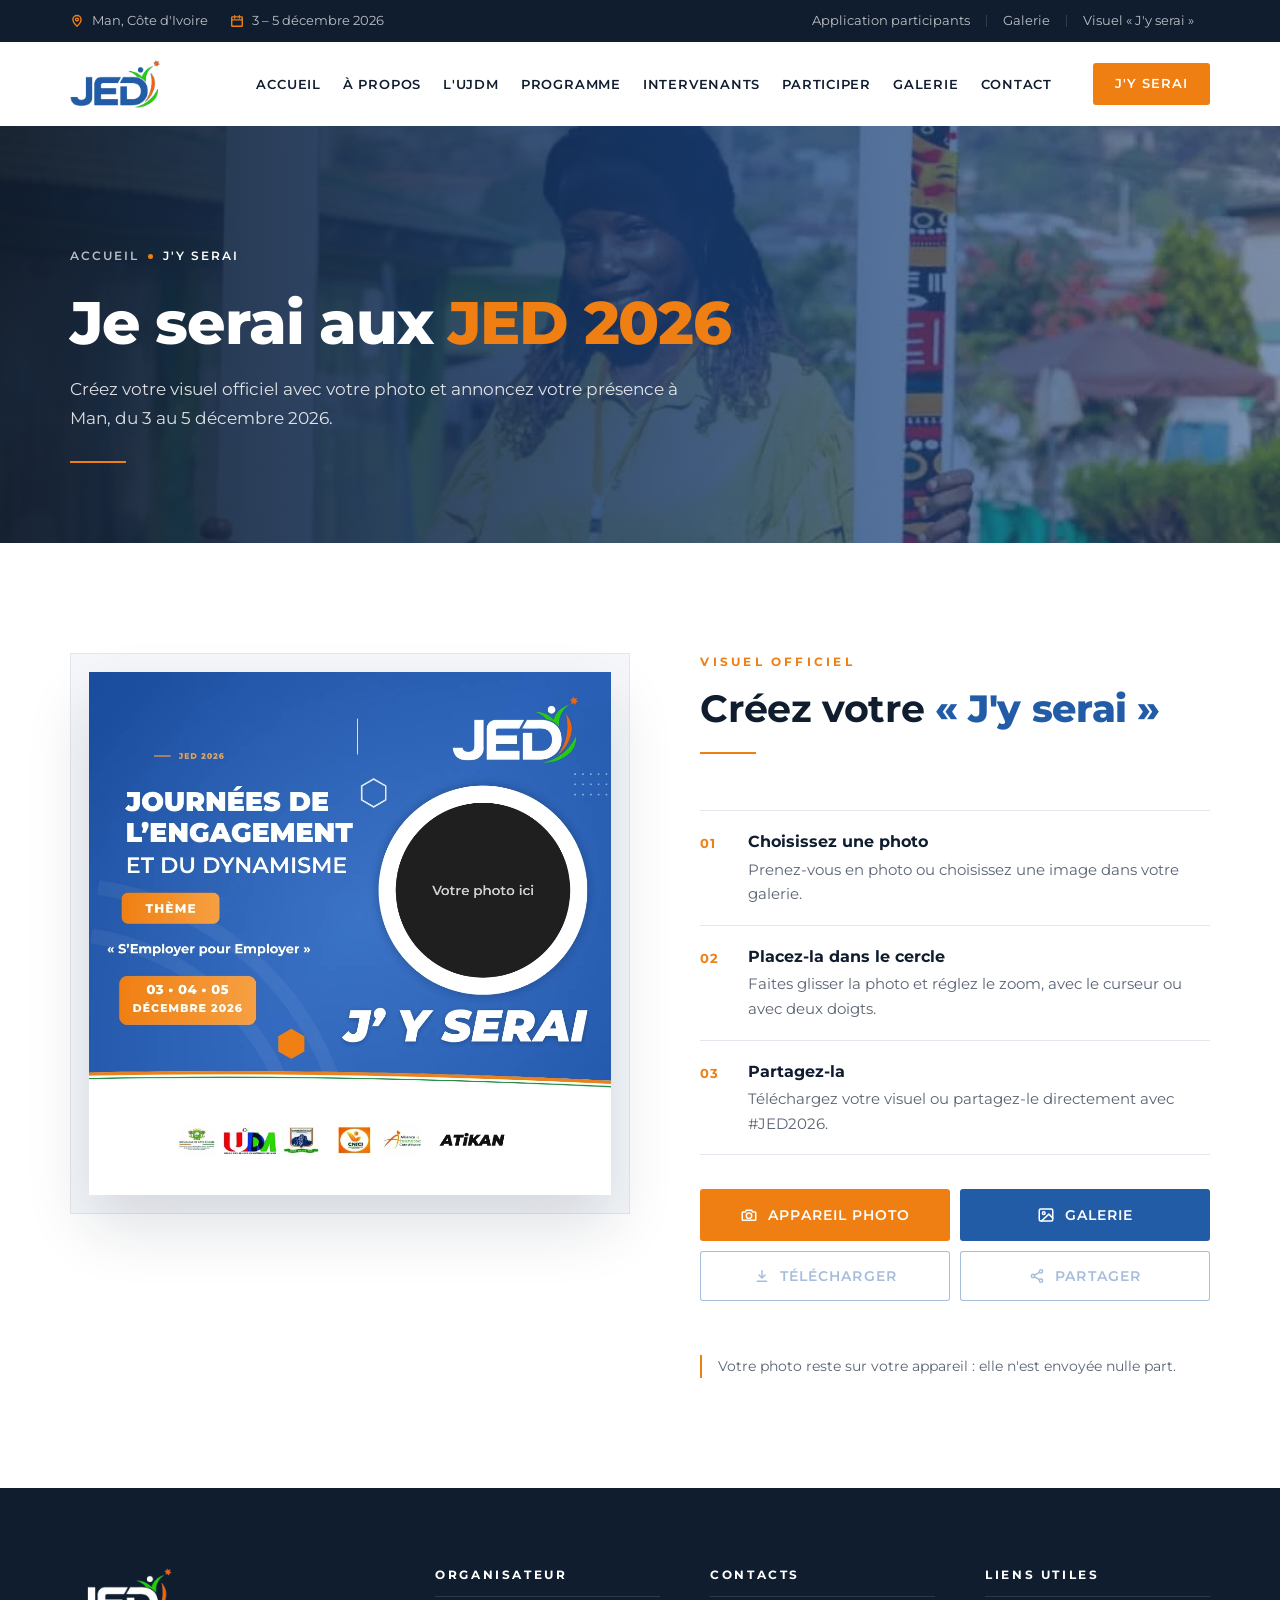
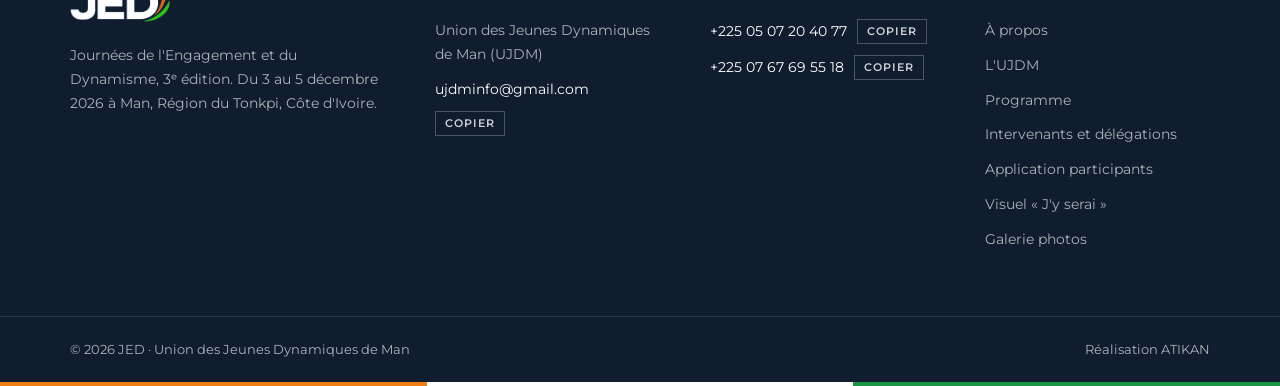
<file: jy-serai.html>
<!doctype html>
<html lang="fr">
<head>
<meta charset="utf-8">
<meta name="viewport" content="width=device-width,initial-scale=1,viewport-fit=cover">
<title>Visuel « J'y serai » · JED 2026</title>
<meta name="claude:viewport-fit-sides" content="cover">
<meta name="theme-color" content="#235CA6">
<link rel="preconnect" href="https://fonts.googleapis.com">
<link rel="preconnect" href="https://fonts.gstatic.com" crossorigin>
<link rel="stylesheet" href="https://fonts.googleapis.com/css2?family=Montserrat:ital,wght@0,300;0,400;0,500;0,600;0,700;0,800;1,400;1,500&display=swap">
<meta name="description" content="Créez votre visuel officiel « J'y serai » des JED 2026 avec votre photo et partagez-le avec #JED2026.">
<link rel="canonical" href="https://jed3.org/jy-serai.html">
<meta name="robots" content="index,follow,max-image-preview:large">
<meta property="og:type" content="website">
<meta property="og:locale" content="fr_FR">
<meta property="og:site_name" content="JED 2026">
<meta property="og:title" content="Visuel « J'y serai » · JED 2026">
<meta property="og:description" content="Créez votre visuel officiel « J'y serai » des JED 2026 avec votre photo et partagez-le avec #JED2026.">
<meta property="og:url" content="https://jed3.org/jy-serai.html">
<meta property="og:image" content="https://jed3.org/img/og-jed2026.jpg">
<meta property="og:image:width" content="1200">
<meta property="og:image:height" content="630">
<meta property="og:image:alt" content="JED 2026, 3e édition, du 3 au 5 décembre 2026 à Man">
<meta name="twitter:card" content="summary_large_image">
<meta name="twitter:title" content="Visuel « J'y serai » · JED 2026">
<meta name="twitter:description" content="Créez votre visuel officiel « J'y serai » des JED 2026 avec votre photo et partagez-le avec #JED2026.">
<meta name="twitter:image" content="https://jed3.org/img/og-jed2026.jpg">
<link rel="icon" href="/favicon.ico" sizes="any">
<link rel="icon" type="image/png" sizes="48x48" href="img/favicon-48.png">
<link rel="icon" type="image/png" sizes="96x96" href="img/favicon-96.png">
<link rel="icon" type="image/png" sizes="192x192" href="img/favicon-192.png">
<link rel="icon" type="image/png" sizes="512x512" href="img/icon-512.png">
<link rel="apple-touch-icon" href="img/apple-touch-icon.png">
<link rel="stylesheet" href="style.css">
<div class="info">
  <div class="w">
    <div class="g">
      <span><svg width="14" height="14" viewBox="0 0 24 24" fill="none" stroke="currentColor" stroke-width="2.4" stroke-linecap="round" stroke-linejoin="round"><path d="M12 21s-7-6.2-7-11.5a7 7 0 0 1 14 0C19 14.8 12 21 12 21Z"/><circle cx="12" cy="9.5" r="2.5"/></svg>Man, Côte d'Ivoire</span>
      <span><svg width="14" height="14" viewBox="0 0 24 24" fill="none" stroke="currentColor" stroke-width="2.4" stroke-linecap="round"><rect x="3" y="5" width="18" height="16" rx="1"/><path d="M3 10h18M8 3v4M16 3v4"/></svg>3 – 5 décembre 2026</span>
    </div>
    <nav aria-label="Accès rapide"><a href="jed2026/">Application participants</a><a href="galerie.html">Galerie</a><a href="jy-serai.html">Visuel « J'y serai »</a></nav>
  </div>
</div>


<header id="hd">
  <div class="w">
    <a class="logo" href="index.html"><img src="img/jed-bleu.png" alt="JED 2026 · Accueil" width="1000" height="460"></a>
    <nav class="menu" id="menu" aria-label="Menu principal">
      <a href="index.html">Accueil</a>
      <a href="a-propos.html">À propos</a>
      <a href="ujdm.html">L'UJDM</a>
      <a href="programme.html">Programme</a>
      <a href="intervenants.html">Intervenants</a>
      <a href="participer.html">Participer</a>
      <a href="galerie.html">Galerie</a>
      <a href="participer.html#contact">Contact</a>
    </nav>
    <a class="bt o hd" href="jy-serai.html">J'y serai</a>
    <button class="burger" id="burger" aria-label="Ouvrir le menu" aria-expanded="false" aria-controls="menu"><svg width="26" height="26" viewBox="0 0 24 24" fill="none" stroke="currentColor" stroke-width="2" stroke-linecap="round"><path d="M4 7h16M4 12h16M8 17h12"/></svg></button>
  </div>
</header>

<main id="top">
  <div class="pb">
    <img src="img/cadre.webp" alt="">
    <div class="w">
      <div class="ari"><a href="index.html">Accueil</a><i></i><b>J'y serai</b></div>
      <h1>Je serai aux <span>JED 2026</span></h1>
      <p>Créez votre visuel officiel avec votre photo et annoncez votre présence à Man, du 3 au 5 décembre 2026.</p><span class="fil"></span>
    </div>
  </div>
  <section>
    <div class="w vis">
      <div class="cv rv"><canvas id="cadC" width="1080" height="1080" aria-label="Aperçu de votre visuel J'y serai"></canvas></div>
      <div class="rv">
        <div class="st"><span class="lab">Visuel officiel</span><h2>Créez votre <b>« J'y serai »</b></h2><span class="fil"></span></div>
        <ol class="etp">
          <li><div><b>Choisissez une photo</b><span>Prenez-vous en photo ou choisissez une image dans votre galerie.</span></div></li>
          <li><div><b>Placez-la dans le cercle</b><span>Faites glisser la photo et réglez le zoom, avec le curseur ou avec deux doigts.</span></div></li>
          <li><div><b>Partagez-la</b><span>Téléchargez votre visuel ou partagez-le directement avec #JED2026.</span></div></li>
        </ol>
        <div class="vbt">
          <label class="bt o" style="cursor:pointer"><input type="file" id="cadCam" accept="image/*" capture="user" hidden><svg width="18" height="18" viewBox="0 0 24 24" fill="none" stroke="currentColor" stroke-width="2" stroke-linecap="round" stroke-linejoin="round" aria-hidden="true"><path d="M4 8h3l1.6-2.4h6.8L17 8h3a1 1 0 0 1 1 1v9a1 1 0 0 1-1 1H4a1 1 0 0 1-1-1V9a1 1 0 0 1 1-1Z"/><circle cx="12" cy="13" r="3.6"/></svg>Appareil photo</label>
          <label class="bt b" style="cursor:pointer"><input type="file" id="cadF" accept="image/*" hidden><svg width="18" height="18" viewBox="0 0 24 24" fill="none" stroke="currentColor" stroke-width="2" stroke-linecap="round" stroke-linejoin="round" aria-hidden="true"><rect x="3" y="4" width="18" height="16" rx="2"/><circle cx="9" cy="9.5" r="1.8"/><path d="m21 16-5.2-5.2L6 20"/></svg>Galerie</label>
        </div>
        <div class="zm" id="zr" hidden><span>Zoom</span><input type="range" id="cadZ" min="1" max="3" step="0.01" value="1" aria-label="Zoom"></div>
        <div class="vbt" style="margin-top:10px">
          <button class="bt t" type="button" id="cadD" disabled><svg width="16" height="16" viewBox="0 0 24 24" fill="none" stroke="currentColor" stroke-width="2.2" stroke-linecap="round" stroke-linejoin="round"><path d="M12 4v11m0 0-4.5-4.5M12 15l4.5-4.5M5 20h14"/></svg>Télécharger</button>
          <button class="bt t" type="button" id="cadS" disabled><svg width="16" height="16" viewBox="0 0 24 24" fill="none" stroke="currentColor" stroke-width="2.2" stroke-linecap="round" stroke-linejoin="round"><circle cx="18" cy="5" r="2.5"/><circle cx="6" cy="12" r="2.5"/><circle cx="18" cy="19" r="2.5"/><path d="m8.2 10.8 7.6-4.4M8.2 13.2l7.6 4.4"/></svg>Partager</button>
        </div>
        <p class="ok" id="cadOk" aria-live="polite"></p>
        <p class="note">Votre photo reste sur votre appareil : elle n'est envoyée nulle part.</p>
      </div>
    </div>
  </section>
</main>

<footer>
  <div class="w g">
    <div>
      <img class="lg" src="img/jed-blanc.png" alt="JED 2026" width="1000" height="460">
      <p>Journées de l'Engagement et du Dynamisme, 3ᵉ édition. Du 3 au 5 décembre 2026 à Man, Région du Tonkpi, Côte d'Ivoire.</p>
    </div>
    <div>
      <h3>Organisateur</h3>
      <ul>
        <li>Union des Jeunes Dynamiques de Man (UJDM)</li>
        <li class="cp"><span>ujdminfo@gmail.com</span><button type="button" data-c="ujdminfo@gmail.com">Copier</button></li>
      </ul>
    </div>
    <div>
      <h3>Contacts</h3>
      <ul>
        <li class="cp"><span>+225 05 07 20 40 77</span><button type="button" data-c="+225 05 07 20 40 77">Copier</button></li>
        <li class="cp"><span>+225 07 67 69 55 18</span><button type="button" data-c="+225 07 67 69 55 18">Copier</button></li>
      </ul>
    </div>
    <div>
      <h3>Liens utiles</h3>
      <ul>
        <li><a href="a-propos.html">À propos</a></li>
        <li><a href="ujdm.html">L'UJDM</a></li>
        <li><a href="programme.html">Programme</a></li>
        <li><a href="intervenants.html">Intervenants et délégations</a></li>
        <li><a href="jed2026/">Application participants</a></li>
        <li><a href="jy-serai.html">Visuel « J'y serai »</a></li>
        <li><a href="galerie.html">Galerie photos</a></li>
      </ul>
    </div>
  </div>
  <div class="bas"><div class="w"><span>© 2026 JED · Union des Jeunes Dynamiques de Man</span><span>Réalisation ATIKAN</span></div></div>
  <div class="tri" aria-hidden="true"><i style="background:var(--orange)"></i><i style="background:#fff"></i><i style="background:var(--vert)"></i></div>
</footer>


<div class="mbar" id="mbar"><a class="bt b" href="programme.html">Programme</a><a class="bt o" href="jy-serai.html">J'y serai</a></div>
<script src="app.js"></script>
</body>
</html>
</file>
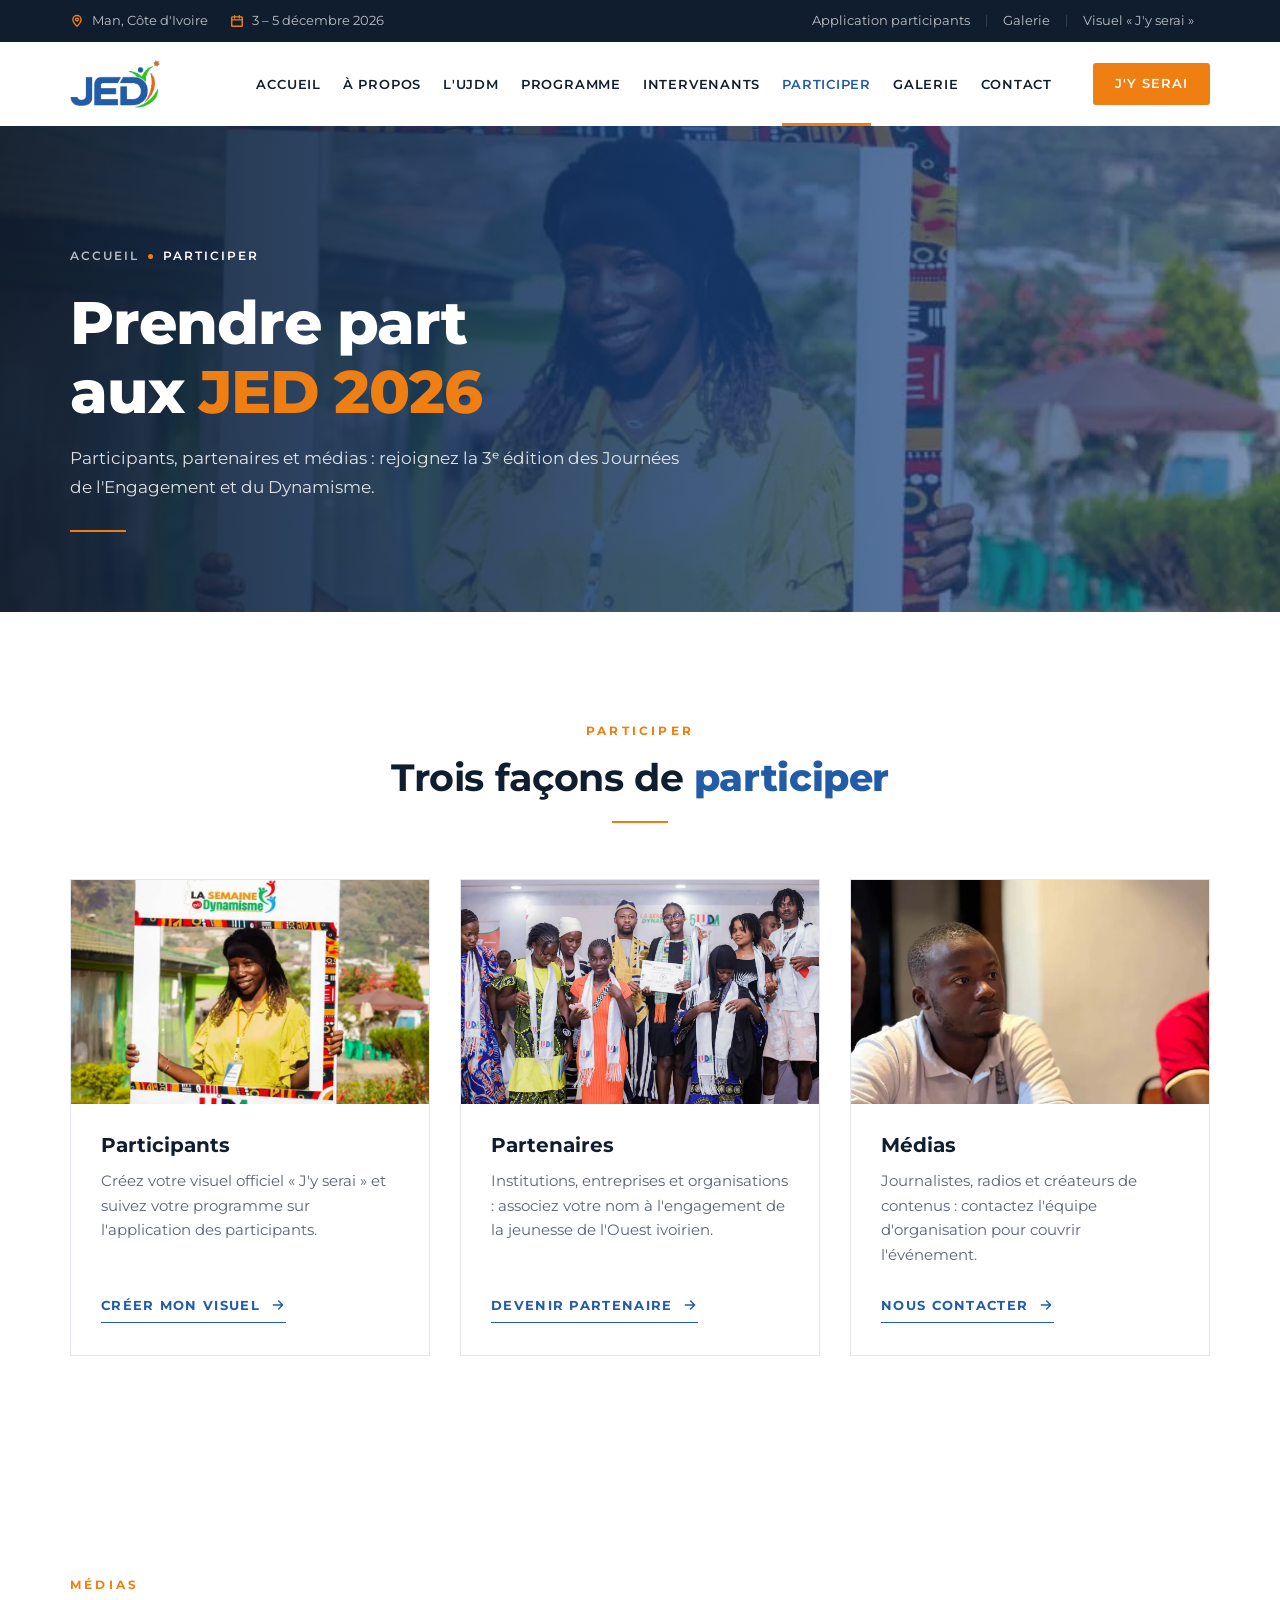
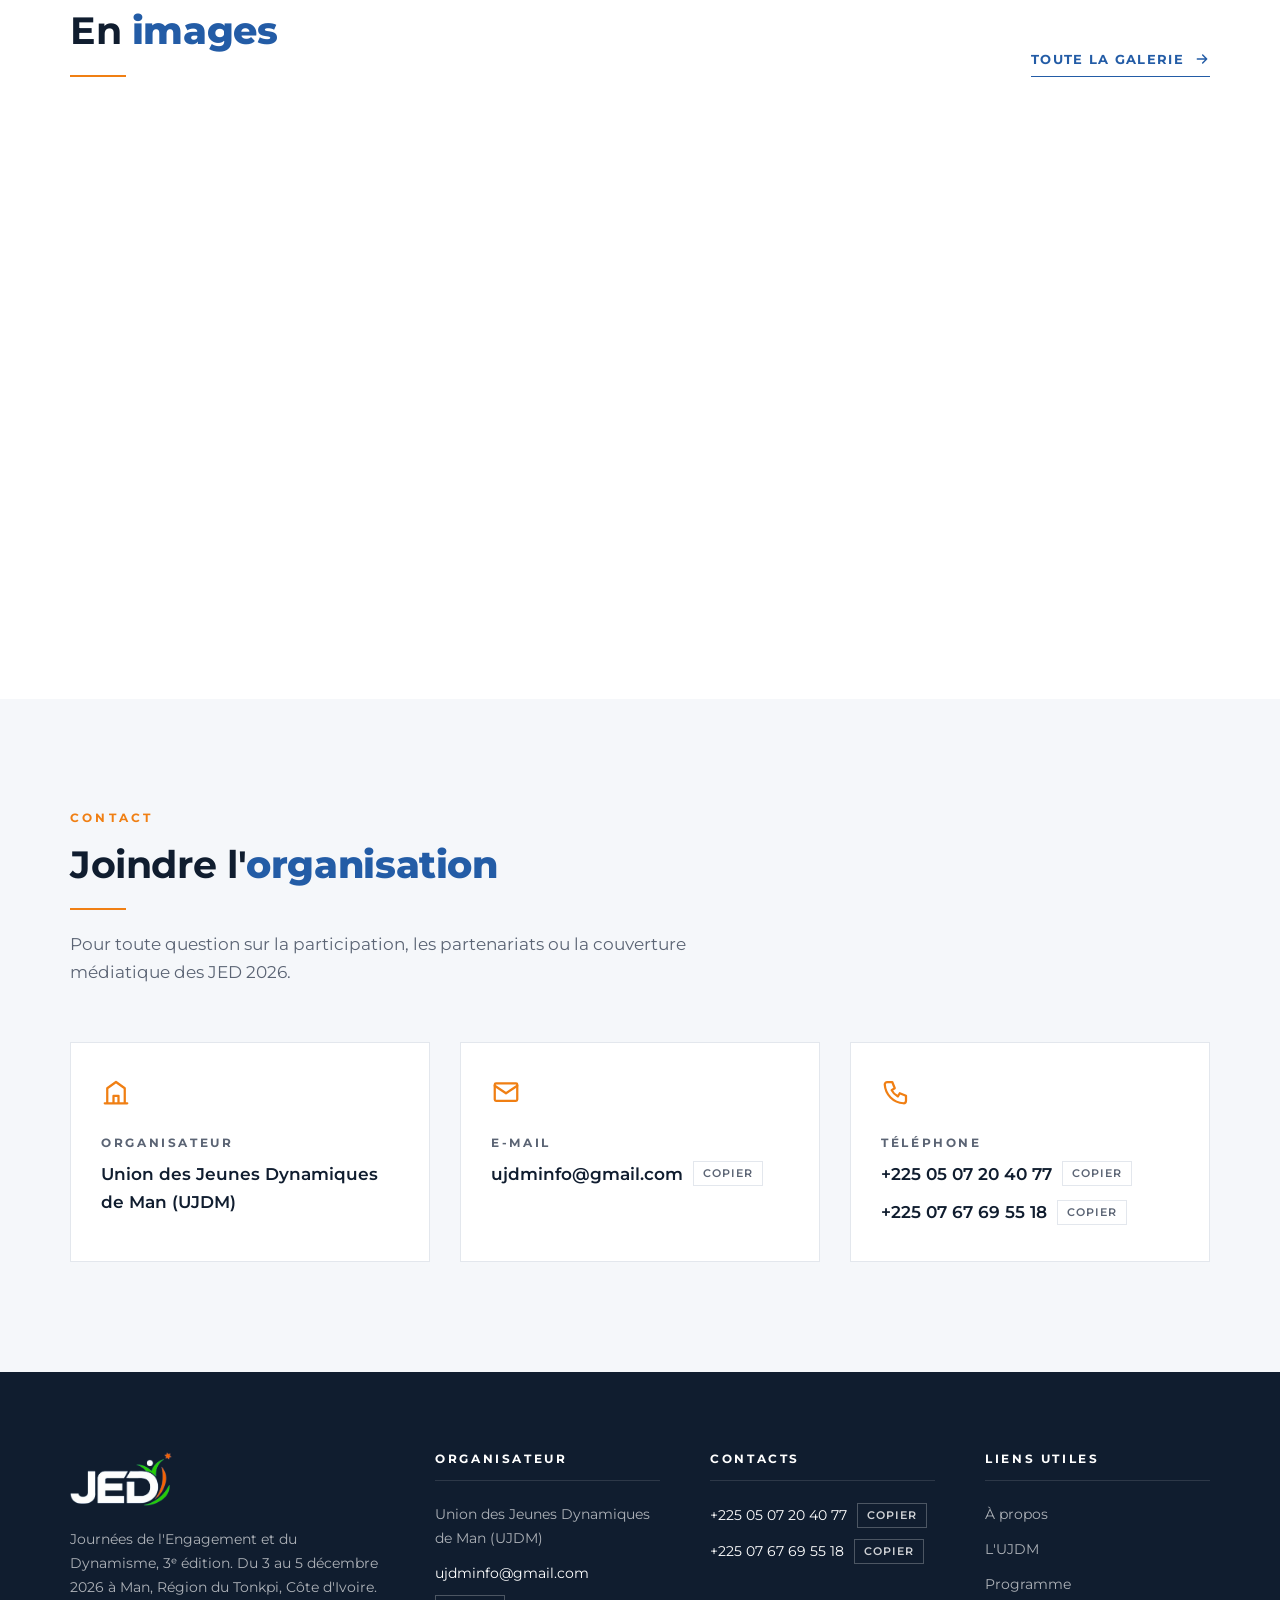
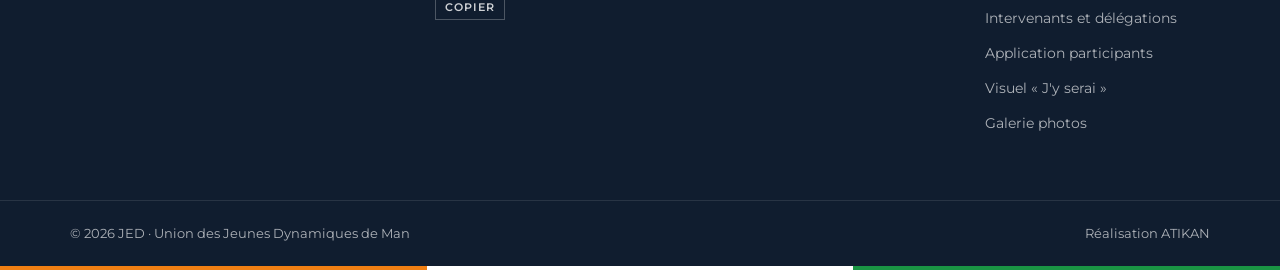
<file: participer.html>
<!doctype html>
<html lang="fr">
<head>
<meta charset="utf-8">
<meta name="viewport" content="width=device-width,initial-scale=1,viewport-fit=cover">
<title>Participer aux JED 2026 · Participants, partenaires, médias</title>
<meta name="claude:viewport-fit-sides" content="cover">
<meta name="theme-color" content="#235CA6">
<link rel="preconnect" href="https://fonts.googleapis.com">
<link rel="preconnect" href="https://fonts.gstatic.com" crossorigin>
<link rel="stylesheet" href="https://fonts.googleapis.com/css2?family=Montserrat:ital,wght@0,300;0,400;0,500;0,600;0,700;0,800;1,400;1,500&display=swap">
<meta name="description" content="Comment participer aux JED 2026 à Man : participants, partenaires et médias. Contacts de l'Union des Jeunes Dynamiques de Man (UJDM).">
<link rel="canonical" href="https://jed3.org/participer.html">
<meta name="robots" content="index,follow,max-image-preview:large">
<meta property="og:type" content="website">
<meta property="og:locale" content="fr_FR">
<meta property="og:site_name" content="JED 2026">
<meta property="og:title" content="Participer aux JED 2026 · Participants, partenaires, médias">
<meta property="og:description" content="Comment participer aux JED 2026 à Man : participants, partenaires et médias. Contacts de l'Union des Jeunes Dynamiques de Man (UJDM).">
<meta property="og:url" content="https://jed3.org/participer.html">
<meta property="og:image" content="https://jed3.org/img/og-jed2026.jpg">
<meta property="og:image:width" content="1200">
<meta property="og:image:height" content="630">
<meta property="og:image:alt" content="JED 2026, 3e édition, du 3 au 5 décembre 2026 à Man">
<meta name="twitter:card" content="summary_large_image">
<meta name="twitter:title" content="Participer aux JED 2026 · Participants, partenaires, médias">
<meta name="twitter:description" content="Comment participer aux JED 2026 à Man : participants, partenaires et médias. Contacts de l'Union des Jeunes Dynamiques de Man (UJDM).">
<meta name="twitter:image" content="https://jed3.org/img/og-jed2026.jpg">
<link rel="icon" href="/favicon.ico" sizes="any">
<link rel="icon" type="image/png" sizes="48x48" href="img/favicon-48.png">
<link rel="icon" type="image/png" sizes="96x96" href="img/favicon-96.png">
<link rel="icon" type="image/png" sizes="192x192" href="img/favicon-192.png">
<link rel="icon" type="image/png" sizes="512x512" href="img/icon-512.png">
<link rel="apple-touch-icon" href="img/apple-touch-icon.png">
<link rel="stylesheet" href="style.css">
<div class="info">
  <div class="w">
    <div class="g">
      <span><svg width="14" height="14" viewBox="0 0 24 24" fill="none" stroke="currentColor" stroke-width="2.4" stroke-linecap="round" stroke-linejoin="round"><path d="M12 21s-7-6.2-7-11.5a7 7 0 0 1 14 0C19 14.8 12 21 12 21Z"/><circle cx="12" cy="9.5" r="2.5"/></svg>Man, Côte d'Ivoire</span>
      <span><svg width="14" height="14" viewBox="0 0 24 24" fill="none" stroke="currentColor" stroke-width="2.4" stroke-linecap="round"><rect x="3" y="5" width="18" height="16" rx="1"/><path d="M3 10h18M8 3v4M16 3v4"/></svg>3 – 5 décembre 2026</span>
    </div>
    <nav aria-label="Accès rapide"><a href="jed2026/">Application participants</a><a href="galerie.html">Galerie</a><a href="jy-serai.html">Visuel « J'y serai »</a></nav>
  </div>
</div>


<header id="hd">
  <div class="w">
    <a class="logo" href="index.html"><img src="img/jed-bleu.png" alt="JED 2026 · Accueil" width="1000" height="460"></a>
    <nav class="menu" id="menu" aria-label="Menu principal">
      <a href="index.html">Accueil</a>
      <a href="a-propos.html">À propos</a>
      <a href="ujdm.html">L'UJDM</a>
      <a href="programme.html">Programme</a>
      <a href="intervenants.html">Intervenants</a>
      <a href="participer.html" class="on" aria-current="page">Participer</a>
      <a href="galerie.html">Galerie</a>
      <a href="participer.html#contact">Contact</a>
    </nav>
    <a class="bt o hd" href="jy-serai.html">J'y serai</a>
    <button class="burger" id="burger" aria-label="Ouvrir le menu" aria-expanded="false" aria-controls="menu"><svg width="26" height="26" viewBox="0 0 24 24" fill="none" stroke="currentColor" stroke-width="2" stroke-linecap="round"><path d="M4 7h16M4 12h16M8 17h12"/></svg></button>
  </div>
</header>

<main id="top">
  <div class="pb">
    <img src="img/cadre.webp" alt="">
    <div class="w">
      <div class="ari"><a href="index.html">Accueil</a><i></i><b>Participer</b></div>
      <h1>Prendre part aux <span>JED 2026</span></h1>
      <p>Participants, partenaires et médias : rejoignez la 3ᵉ édition des Journées de l'Engagement et du Dynamisme.</p><span class="fil"></span>
    </div>
  </div>
  <section>
    <div class="w">
      <div class="st c rv"><span class="lab">Participer</span><h2>Trois façons de <b>participer</b></h2><span class="fil"></span></div>
      <div class="part">
        <article class="ca rv">
          <div class="im"><img src="img/cadre.webp" alt="Participante posant avec un cadre photo" loading="lazy"></div>
          <div class="tx"><h3>Participants</h3><p>Créez votre visuel officiel « J'y serai » et suivez votre programme sur l'application des participants.</p><a class="lien" href="jy-serai.html">Créer mon visuel <svg width="16" height="16" viewBox="0 0 24 24" fill="none" stroke="currentColor" stroke-width="2.2" stroke-linecap="round" stroke-linejoin="round"><path d="M5 12h14m-6-6 6 6-6 6"/></svg></a></div>
        </article>
        <article class="ca rv">
          <div class="im"><img src="img/remise.webp" alt="Remise d'attestations à de jeunes participants" loading="lazy"></div>
          <div class="tx"><h3>Partenaires</h3><p>Institutions, entreprises et organisations : associez votre nom à l'engagement de la jeunesse de l'Ouest ivoirien.</p><a class="lien" href="participer.html#contact">Devenir partenaire <svg width="16" height="16" viewBox="0 0 24 24" fill="none" stroke="currentColor" stroke-width="2.2" stroke-linecap="round" stroke-linejoin="round"><path d="M5 12h14m-6-6 6 6-6 6"/></svg></a></div>
        </article>
        <article class="ca rv">
          <div class="im"><img src="img/studio.webp" alt="Intervenants en studio radio" loading="lazy"></div>
          <div class="tx"><h3>Médias</h3><p>Journalistes, radios et créateurs de contenus : contactez l'équipe d'organisation pour couvrir l'événement.</p><a class="lien" href="participer.html#contact">Nous contacter <svg width="16" height="16" viewBox="0 0 24 24" fill="none" stroke="currentColor" stroke-width="2.2" stroke-linecap="round" stroke-linejoin="round"><path d="M5 12h14m-6-6 6 6-6 6"/></svg></a></div>
        </article>
      </div>
    </div>
  </section>

  <section id="medias">
    <div class="w">
      <div class="galb rv">
        <div class="st"><span class="lab">Médias</span><h2>En <b>images</b></h2><span class="fil"></span></div>
        <a class="lien" href="galerie.html">Toute la galerie <svg width="16" height="16" viewBox="0 0 24 24" fill="none" stroke="currentColor" stroke-width="2.2" stroke-linecap="round" stroke-linejoin="round"><path d="M5 12h14m-6-6 6 6-6 6"/></svg></a>
      </div>
      <div class="gal rv">
        <a class="gr" href="galerie.html"><img src="img/orateur.webp" alt="Un intervenant devant un public de jeunes" loading="lazy"></a>
        <a href="galerie.html"><img src="img/parole.webp" alt="Une participante prend la parole" loading="lazy"></a>
        <a href="galerie.html"><img src="img/remise.webp" alt="Remise d'attestations" loading="lazy"></a>
        <a href="galerie.html"><img src="img/atelier.webp" alt="Atelier de formation" loading="lazy"></a>
        <a href="galerie.html"><img src="img/pensif.webp" alt="Participantes attentives pendant une conférence" loading="lazy"></a>
      </div>
    </div>
  </section>

  <section class="prog" id="contact">
    <div class="w">
      <div class="st rv"><span class="lab">Contact</span><h2>Joindre l'<b>organisation</b></h2><span class="fil"></span><p>Pour toute question sur la participation, les partenariats ou la couverture médiatique des JED 2026.</p></div>
      <div class="ctc rv">
        <div><svg width="30" height="30" viewBox="0 0 24 24" fill="none" stroke="currentColor" stroke-width="1.8" stroke-linecap="round" stroke-linejoin="round"><path d="M3 21h18M5 21V9l7-5 7 5v12M10 21v-6h4v6"/></svg><h3>Organisateur</h3><p>Union des Jeunes Dynamiques de Man (UJDM)</p></div>
        <div><svg width="30" height="30" viewBox="0 0 24 24" fill="none" stroke="currentColor" stroke-width="1.8" stroke-linecap="round" stroke-linejoin="round"><rect x="3" y="5" width="18" height="14" rx="1"/><path d="m3 7 9 6 9-6"/></svg><h3>E-mail</h3><div class="cp"><span>ujdminfo@gmail.com</span><button type="button" data-c="ujdminfo@gmail.com">Copier</button></div></div>
        <div><svg width="30" height="30" viewBox="0 0 24 24" fill="none" stroke="currentColor" stroke-width="1.8" stroke-linecap="round" stroke-linejoin="round"><path d="M5 4h4l2 5-2.5 1.5a11 11 0 0 0 5 5L15 13l5 2v4a2 2 0 0 1-2 2A16 16 0 0 1 3 6a2 2 0 0 1 2-2"/></svg><h3>Téléphone</h3><div class="cp"><span>+225 05 07 20 40 77</span><button type="button" data-c="+225 05 07 20 40 77">Copier</button></div><div class="cp"><span>+225 07 67 69 55 18</span><button type="button" data-c="+225 07 67 69 55 18">Copier</button></div></div>
      </div>
    </div>
  </section>
</main>

<footer>
  <div class="w g">
    <div>
      <img class="lg" src="img/jed-blanc.png" alt="JED 2026" width="1000" height="460">
      <p>Journées de l'Engagement et du Dynamisme, 3ᵉ édition. Du 3 au 5 décembre 2026 à Man, Région du Tonkpi, Côte d'Ivoire.</p>
    </div>
    <div>
      <h3>Organisateur</h3>
      <ul>
        <li>Union des Jeunes Dynamiques de Man (UJDM)</li>
        <li class="cp"><span>ujdminfo@gmail.com</span><button type="button" data-c="ujdminfo@gmail.com">Copier</button></li>
      </ul>
    </div>
    <div>
      <h3>Contacts</h3>
      <ul>
        <li class="cp"><span>+225 05 07 20 40 77</span><button type="button" data-c="+225 05 07 20 40 77">Copier</button></li>
        <li class="cp"><span>+225 07 67 69 55 18</span><button type="button" data-c="+225 07 67 69 55 18">Copier</button></li>
      </ul>
    </div>
    <div>
      <h3>Liens utiles</h3>
      <ul>
        <li><a href="a-propos.html">À propos</a></li>
        <li><a href="ujdm.html">L'UJDM</a></li>
        <li><a href="programme.html">Programme</a></li>
        <li><a href="intervenants.html">Intervenants et délégations</a></li>
        <li><a href="jed2026/">Application participants</a></li>
        <li><a href="jy-serai.html">Visuel « J'y serai »</a></li>
        <li><a href="galerie.html">Galerie photos</a></li>
      </ul>
    </div>
  </div>
  <div class="bas"><div class="w"><span>© 2026 JED · Union des Jeunes Dynamiques de Man</span><span>Réalisation ATIKAN</span></div></div>
  <div class="tri" aria-hidden="true"><i style="background:var(--orange)"></i><i style="background:#fff"></i><i style="background:var(--vert)"></i></div>
</footer>


<div class="mbar" id="mbar"><a class="bt b" href="programme.html">Programme</a><a class="bt o" href="jy-serai.html">J'y serai</a></div>
<script src="app.js"></script>
</body>
</html>
</file>
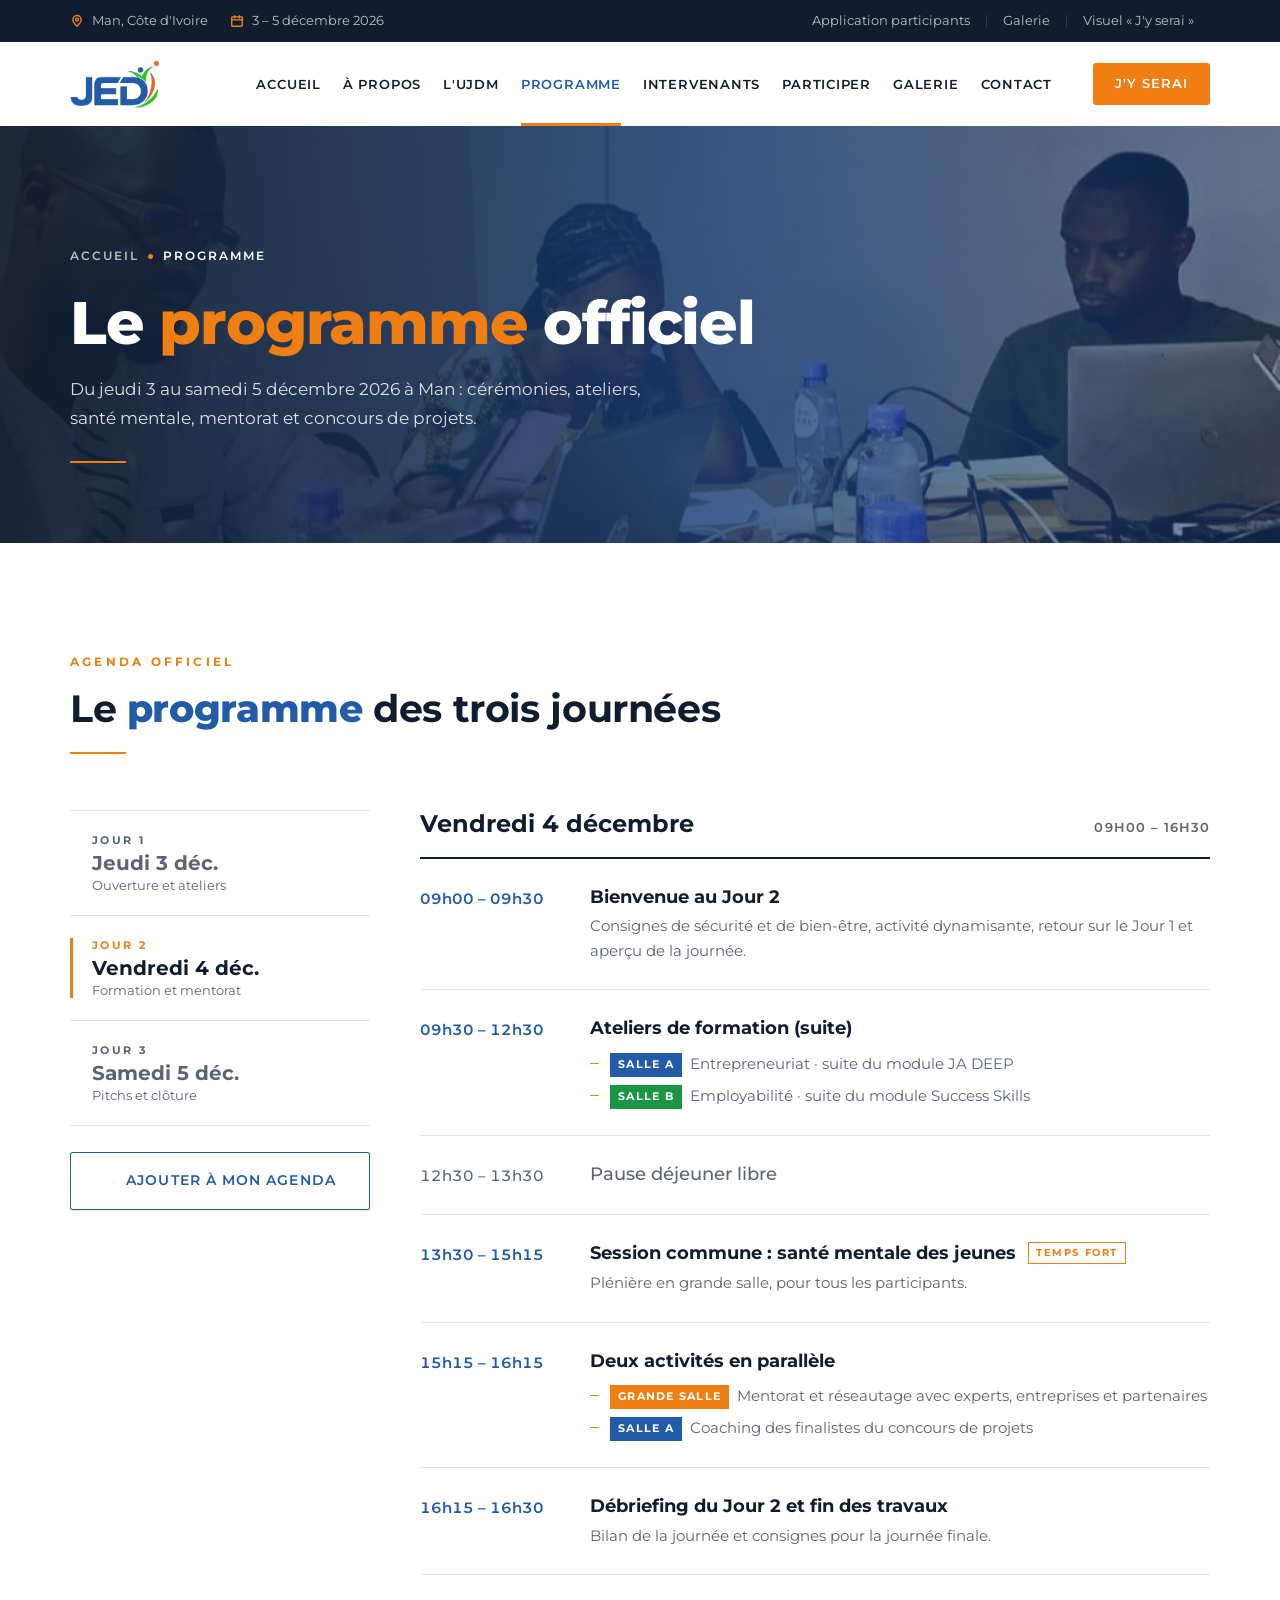
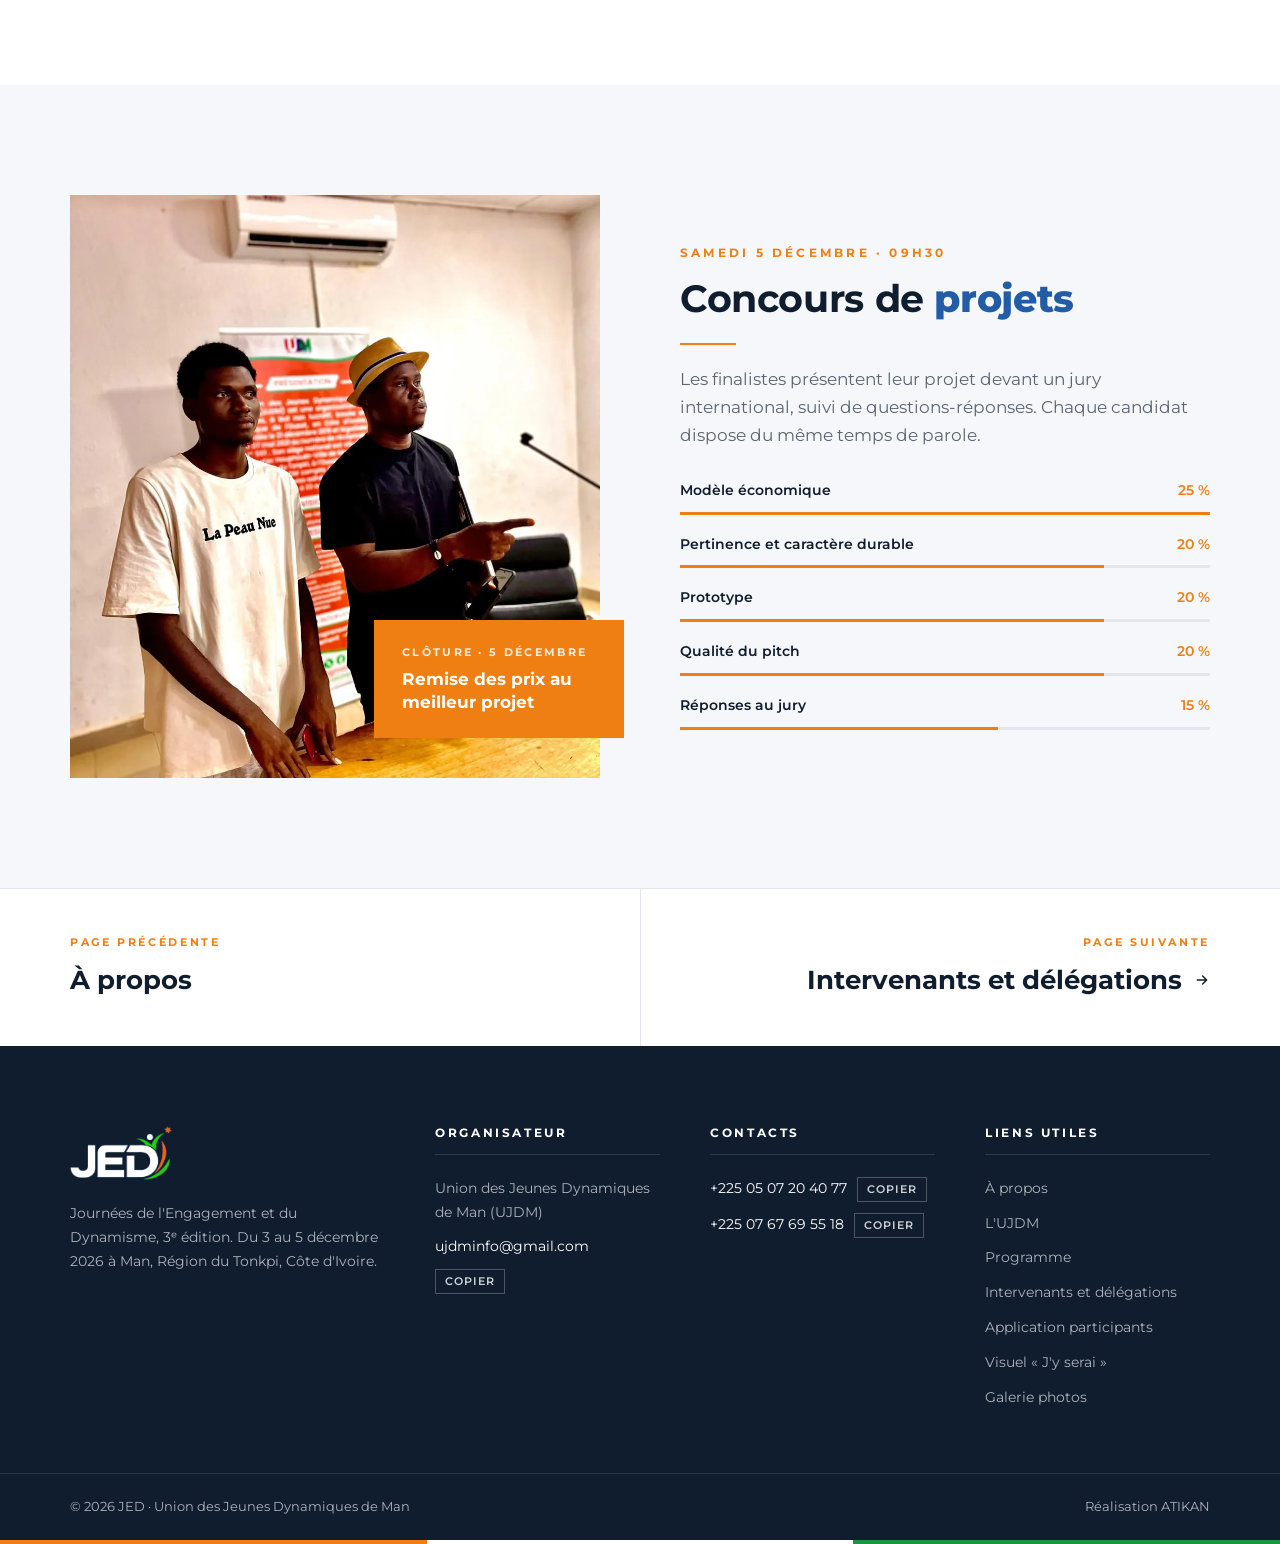
<file: programme.html>
<!doctype html>
<html lang="fr">
<head>
<meta charset="utf-8">
<meta name="viewport" content="width=device-width,initial-scale=1,viewport-fit=cover">
<title>Programme des JED 2026 · 3, 4 et 5 décembre à Man</title>
<meta name="claude:viewport-fit-sides" content="cover">
<meta name="theme-color" content="#235CA6">
<link rel="preconnect" href="https://fonts.googleapis.com">
<link rel="preconnect" href="https://fonts.gstatic.com" crossorigin>
<link rel="stylesheet" href="https://fonts.googleapis.com/css2?family=Montserrat:ital,wght@0,300;0,400;0,500;0,600;0,700;0,800;1,400;1,500&display=swap">
<meta name="description" content="Programme officiel des JED 2026 à Man : cérémonie d'ouverture, panel « S'employer pour employer », ateliers JA DEEP et Success Skills, session santé mentale, mentorat, concours de pitchs et cérémonie de clôture.">
<link rel="canonical" href="https://jed3.org/programme.html">
<meta name="robots" content="index,follow,max-image-preview:large">
<meta property="og:type" content="website">
<meta property="og:locale" content="fr_FR">
<meta property="og:site_name" content="JED 2026">
<meta property="og:title" content="Programme des JED 2026 · 3, 4 et 5 décembre à Man">
<meta property="og:description" content="Programme officiel des JED 2026 à Man : cérémonie d'ouverture, panel « S'employer pour employer », ateliers JA DEEP et Success Skills, session santé mentale, mentorat, concours de pitchs et cérémonie de clôture.">
<meta property="og:url" content="https://jed3.org/programme.html">
<meta property="og:image" content="https://jed3.org/img/og-jed2026.jpg">
<meta property="og:image:width" content="1200">
<meta property="og:image:height" content="630">
<meta property="og:image:alt" content="JED 2026, 3e édition, du 3 au 5 décembre 2026 à Man">
<meta name="twitter:card" content="summary_large_image">
<meta name="twitter:title" content="Programme des JED 2026 · 3, 4 et 5 décembre à Man">
<meta name="twitter:description" content="Programme officiel des JED 2026 à Man : cérémonie d'ouverture, panel « S'employer pour employer », ateliers JA DEEP et Success Skills, session santé mentale, mentorat, concours de pitchs et cérémonie de clôture.">
<meta name="twitter:image" content="https://jed3.org/img/og-jed2026.jpg">
<link rel="icon" href="/favicon.ico" sizes="any">
<link rel="icon" type="image/png" sizes="48x48" href="img/favicon-48.png">
<link rel="icon" type="image/png" sizes="96x96" href="img/favicon-96.png">
<link rel="icon" type="image/png" sizes="192x192" href="img/favicon-192.png">
<link rel="icon" type="image/png" sizes="512x512" href="img/icon-512.png">
<link rel="apple-touch-icon" href="img/apple-touch-icon.png">
<link rel="stylesheet" href="style.css">
<div class="info">
  <div class="w">
    <div class="g">
      <span><svg width="14" height="14" viewBox="0 0 24 24" fill="none" stroke="currentColor" stroke-width="2.4" stroke-linecap="round" stroke-linejoin="round"><path d="M12 21s-7-6.2-7-11.5a7 7 0 0 1 14 0C19 14.8 12 21 12 21Z"/><circle cx="12" cy="9.5" r="2.5"/></svg>Man, Côte d'Ivoire</span>
      <span><svg width="14" height="14" viewBox="0 0 24 24" fill="none" stroke="currentColor" stroke-width="2.4" stroke-linecap="round"><rect x="3" y="5" width="18" height="16" rx="1"/><path d="M3 10h18M8 3v4M16 3v4"/></svg>3 – 5 décembre 2026</span>
    </div>
    <nav aria-label="Accès rapide"><a href="jed2026/">Application participants</a><a href="galerie.html">Galerie</a><a href="jy-serai.html">Visuel « J'y serai »</a></nav>
  </div>
</div>


<header id="hd">
  <div class="w">
    <a class="logo" href="index.html"><img src="img/jed-bleu.png" alt="JED 2026 · Accueil" width="1000" height="460"></a>
    <nav class="menu" id="menu" aria-label="Menu principal">
      <a href="index.html">Accueil</a>
      <a href="a-propos.html">À propos</a>
      <a href="ujdm.html">L'UJDM</a>
      <a href="programme.html" class="on" aria-current="page">Programme</a>
      <a href="intervenants.html">Intervenants</a>
      <a href="participer.html">Participer</a>
      <a href="galerie.html">Galerie</a>
      <a href="participer.html#contact">Contact</a>
    </nav>
    <a class="bt o hd" href="jy-serai.html">J'y serai</a>
    <button class="burger" id="burger" aria-label="Ouvrir le menu" aria-expanded="false" aria-controls="menu"><svg width="26" height="26" viewBox="0 0 24 24" fill="none" stroke="currentColor" stroke-width="2" stroke-linecap="round"><path d="M4 7h16M4 12h16M8 17h12"/></svg></button>
  </div>
</header>

<main id="top">
  <div class="pb">
    <img src="img/atelier.webp" alt="">
    <div class="w">
      <div class="ari"><a href="index.html">Accueil</a><i></i><b>Programme</b></div>
      <h1>Le <span>programme</span> officiel</h1>
      <p>Du jeudi 3 au samedi 5 décembre 2026 à Man : cérémonies, ateliers, santé mentale, mentorat et concours de projets.</p><span class="fil"></span>
    </div>
  </div>
  <section class="prog" id="programme" style="background:#fff">
    <div class="w">
      <div class="st rv"><span class="lab">Agenda officiel</span><h2>Le <b>programme</b> des trois journées</h2><span class="fil"></span></div>
      <div class="pg">
        <div class="jours" role="tablist" aria-label="Choisir une journée">
          <button role="tab" id="j0" aria-selected="true" aria-controls="ag"><small>Jour 1</small><b>Jeudi 3 déc.</b><span>Ouverture et ateliers</span></button>
          <button role="tab" id="j1" aria-selected="false" aria-controls="ag"><small>Jour 2</small><b>Vendredi 4 déc.</b><span>Formation et mentorat</span></button>
          <button role="tab" id="j2" aria-selected="false" aria-controls="ag"><small>Jour 3</small><b>Samedi 5 déc.</b><span>Pitchs et clôture</span></button>
          <div class="ics"><button class="bt t" type="button" id="ics">Ajouter à mon agenda</button></div>
        </div>
        <div>
          <div class="jhead" id="jhead"></div>
          <ul class="ag" id="ag" role="tabpanel"></ul>
        </div>
      </div>
    </div>
  </section>

  <section class="conc" id="concours">
    <div class="w g">
      <div class="ph rv">
        <img src="img/expose.webp" alt="Deux jeunes présentent leur projet devant le public" loading="lazy">
        <div class="pr"><small>Clôture · 5 décembre</small><b>Remise des prix au meilleur projet</b></div>
      </div>
      <div class="rv" id="critbox">
        <div class="st"><span class="lab">Samedi 5 décembre · 09h30</span><h2>Concours de <b>projets</b></h2><span class="fil"></span><p>Les finalistes présentent leur projet devant un jury international, suivi de questions-réponses. Chaque candidat dispose du même temps de parole.</p></div>
        <div class="crit" id="crit">
          <div><div class="lb">Modèle économique<span>25 %</span></div><div class="br"><i data-w="25"></i></div></div>
          <div><div class="lb">Pertinence et caractère durable<span>20 %</span></div><div class="br"><i data-w="20"></i></div></div>
          <div><div class="lb">Prototype<span>20 %</span></div><div class="br"><i data-w="20"></i></div></div>
          <div><div class="lb">Qualité du pitch<span>20 %</span></div><div class="br"><i data-w="20"></i></div></div>
          <div><div class="lb">Réponses au jury<span>15 %</span></div><div class="br"><i data-w="15"></i></div></div>
        </div>
      </div>
    </div>
  </section>

  <nav class="suite" aria-label="Pages suivantes"><div class="w">
    <a href="a-propos.html"><small>Page précédente</small><b>À propos</b></a>
    <a href="intervenants.html"><small>Page suivante</small><b>Intervenants et délégations <svg width="16" height="16" viewBox="0 0 24 24" fill="none" stroke="currentColor" stroke-width="2.2" stroke-linecap="round" stroke-linejoin="round"><path d="M5 12h14m-6-6 6 6-6 6"/></svg></b></a>
  </div></nav>
</main>

<footer>
  <div class="w g">
    <div>
      <img class="lg" src="img/jed-blanc.png" alt="JED 2026" width="1000" height="460">
      <p>Journées de l'Engagement et du Dynamisme, 3ᵉ édition. Du 3 au 5 décembre 2026 à Man, Région du Tonkpi, Côte d'Ivoire.</p>
    </div>
    <div>
      <h3>Organisateur</h3>
      <ul>
        <li>Union des Jeunes Dynamiques de Man (UJDM)</li>
        <li class="cp"><span>ujdminfo@gmail.com</span><button type="button" data-c="ujdminfo@gmail.com">Copier</button></li>
      </ul>
    </div>
    <div>
      <h3>Contacts</h3>
      <ul>
        <li class="cp"><span>+225 05 07 20 40 77</span><button type="button" data-c="+225 05 07 20 40 77">Copier</button></li>
        <li class="cp"><span>+225 07 67 69 55 18</span><button type="button" data-c="+225 07 67 69 55 18">Copier</button></li>
      </ul>
    </div>
    <div>
      <h3>Liens utiles</h3>
      <ul>
        <li><a href="a-propos.html">À propos</a></li>
        <li><a href="ujdm.html">L'UJDM</a></li>
        <li><a href="programme.html">Programme</a></li>
        <li><a href="intervenants.html">Intervenants et délégations</a></li>
        <li><a href="jed2026/">Application participants</a></li>
        <li><a href="jy-serai.html">Visuel « J'y serai »</a></li>
        <li><a href="galerie.html">Galerie photos</a></li>
      </ul>
    </div>
  </div>
  <div class="bas"><div class="w"><span>© 2026 JED · Union des Jeunes Dynamiques de Man</span><span>Réalisation ATIKAN</span></div></div>
  <div class="tri" aria-hidden="true"><i style="background:var(--orange)"></i><i style="background:#fff"></i><i style="background:var(--vert)"></i></div>
</footer>


<div class="mbar" id="mbar"><a class="bt b" href="programme.html">Programme</a><a class="bt o" href="jy-serai.html">J'y serai</a></div>
<script src="app.js"></script>
</body>
</html>
</file>
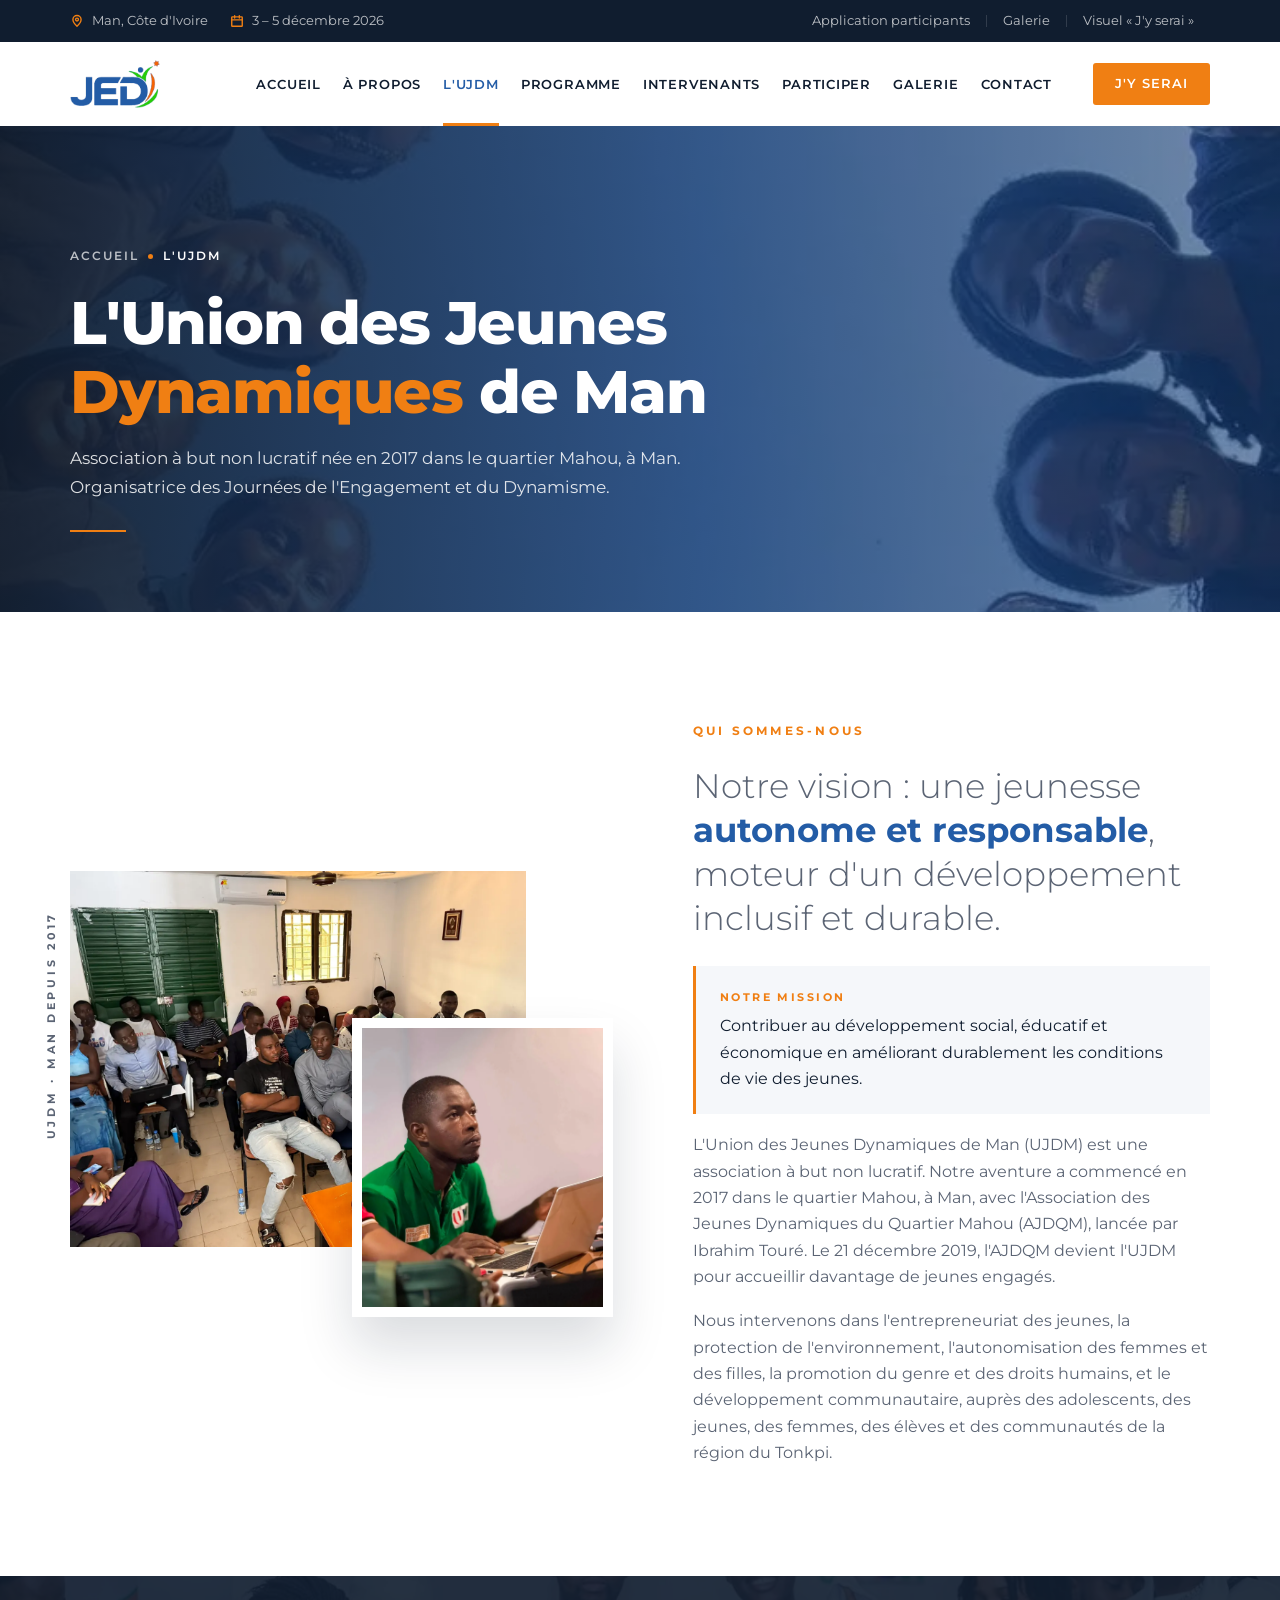
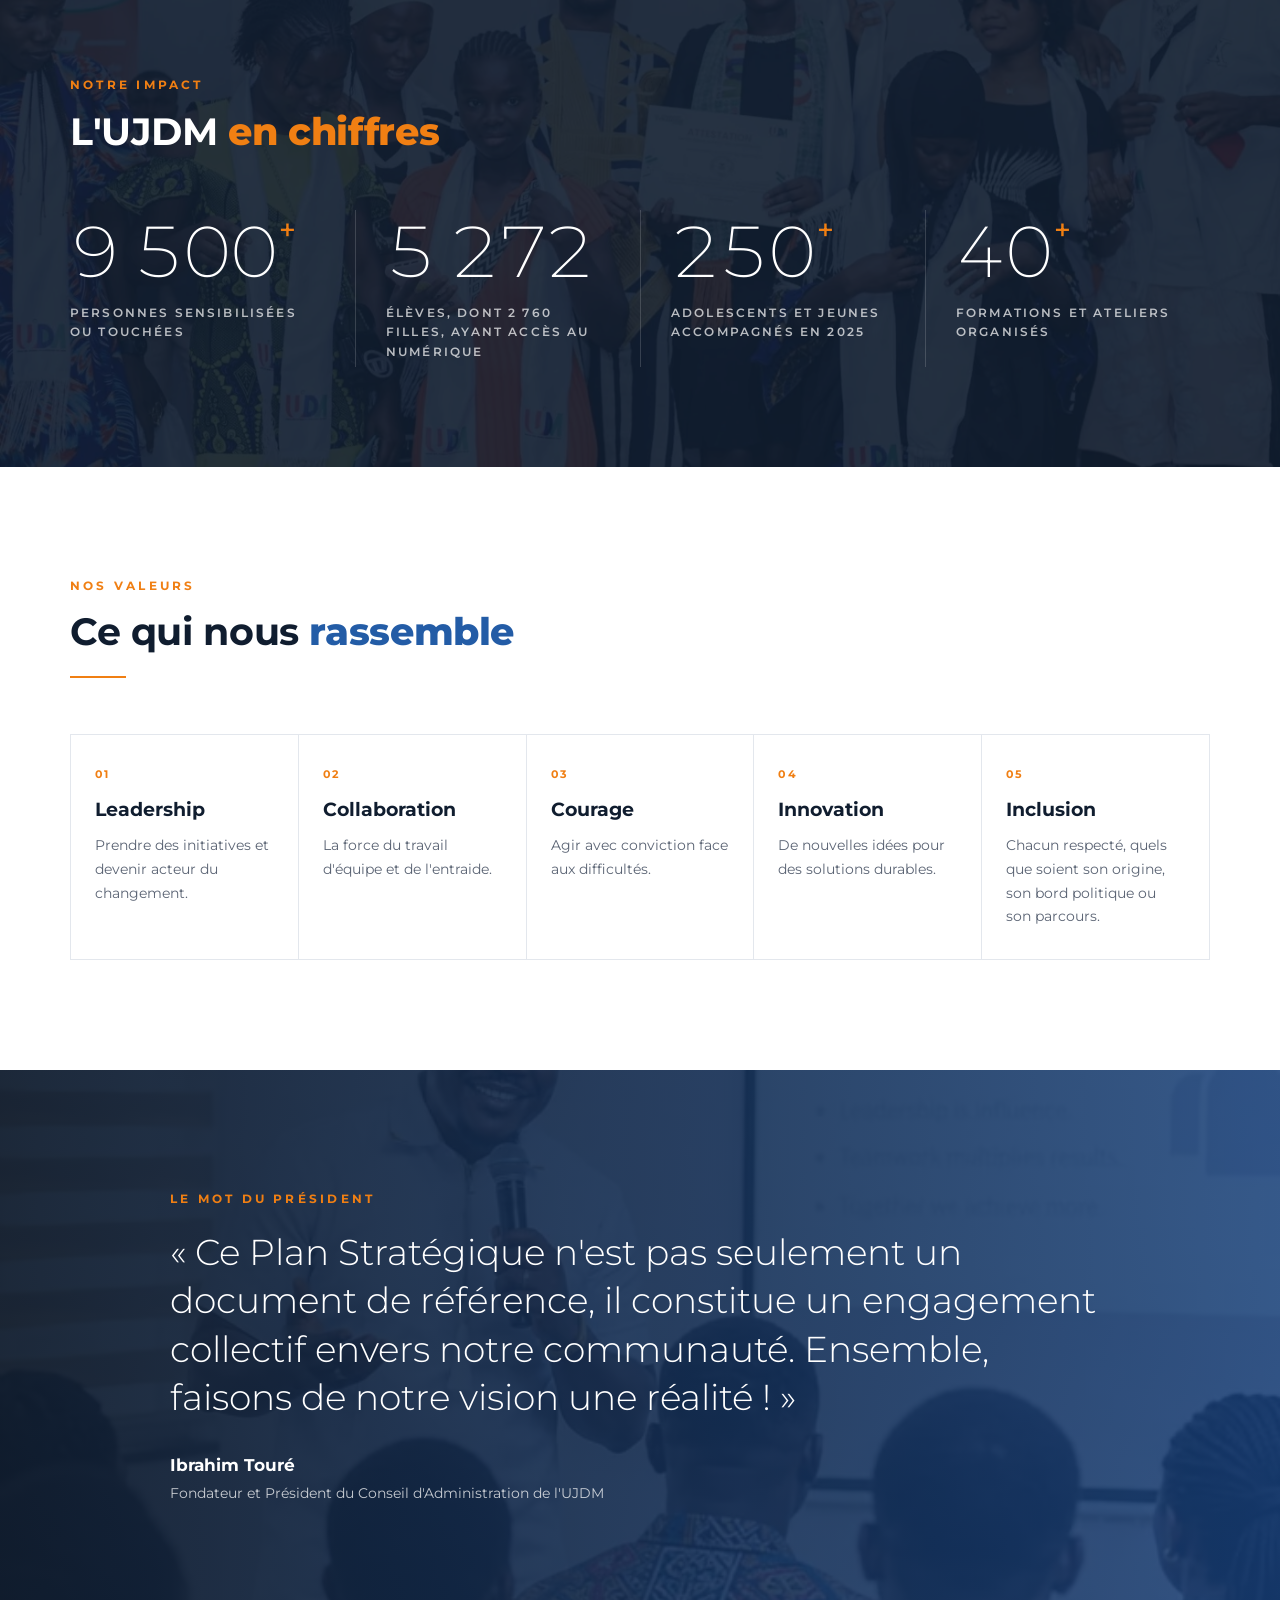
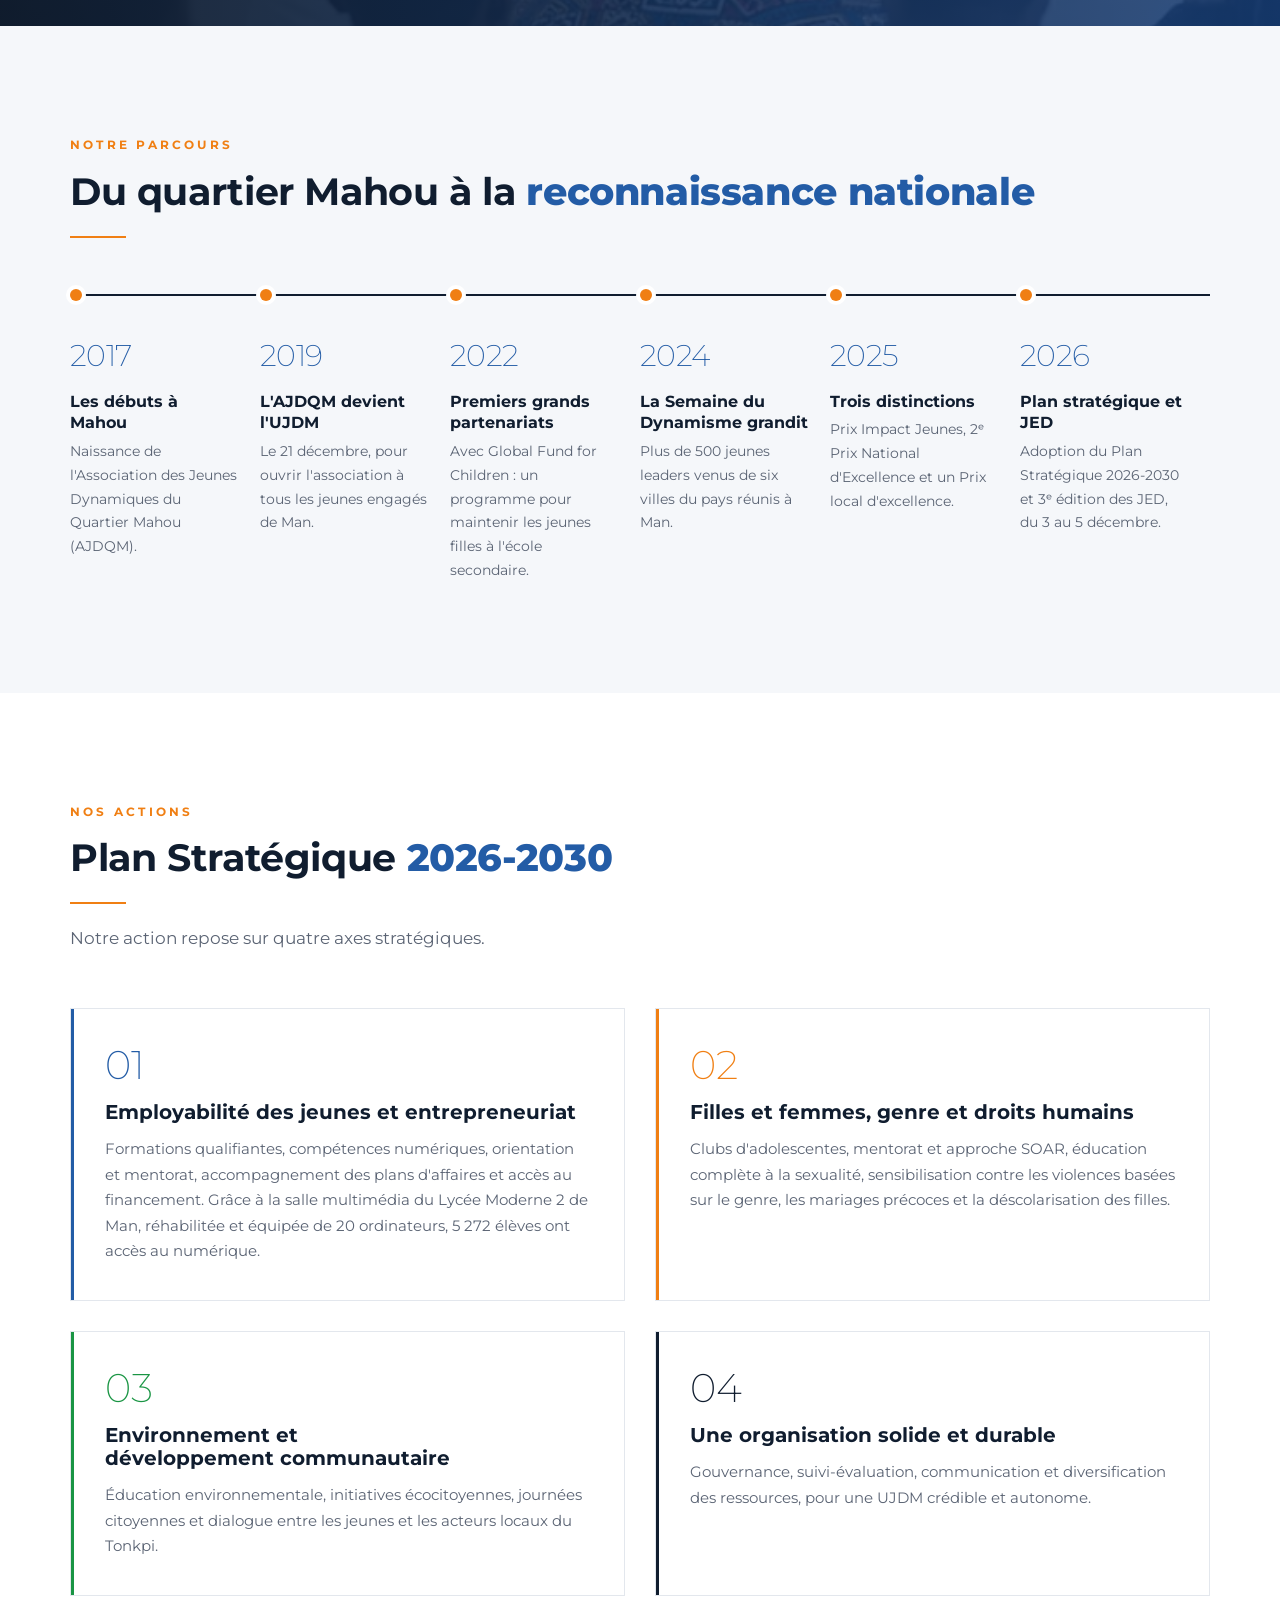
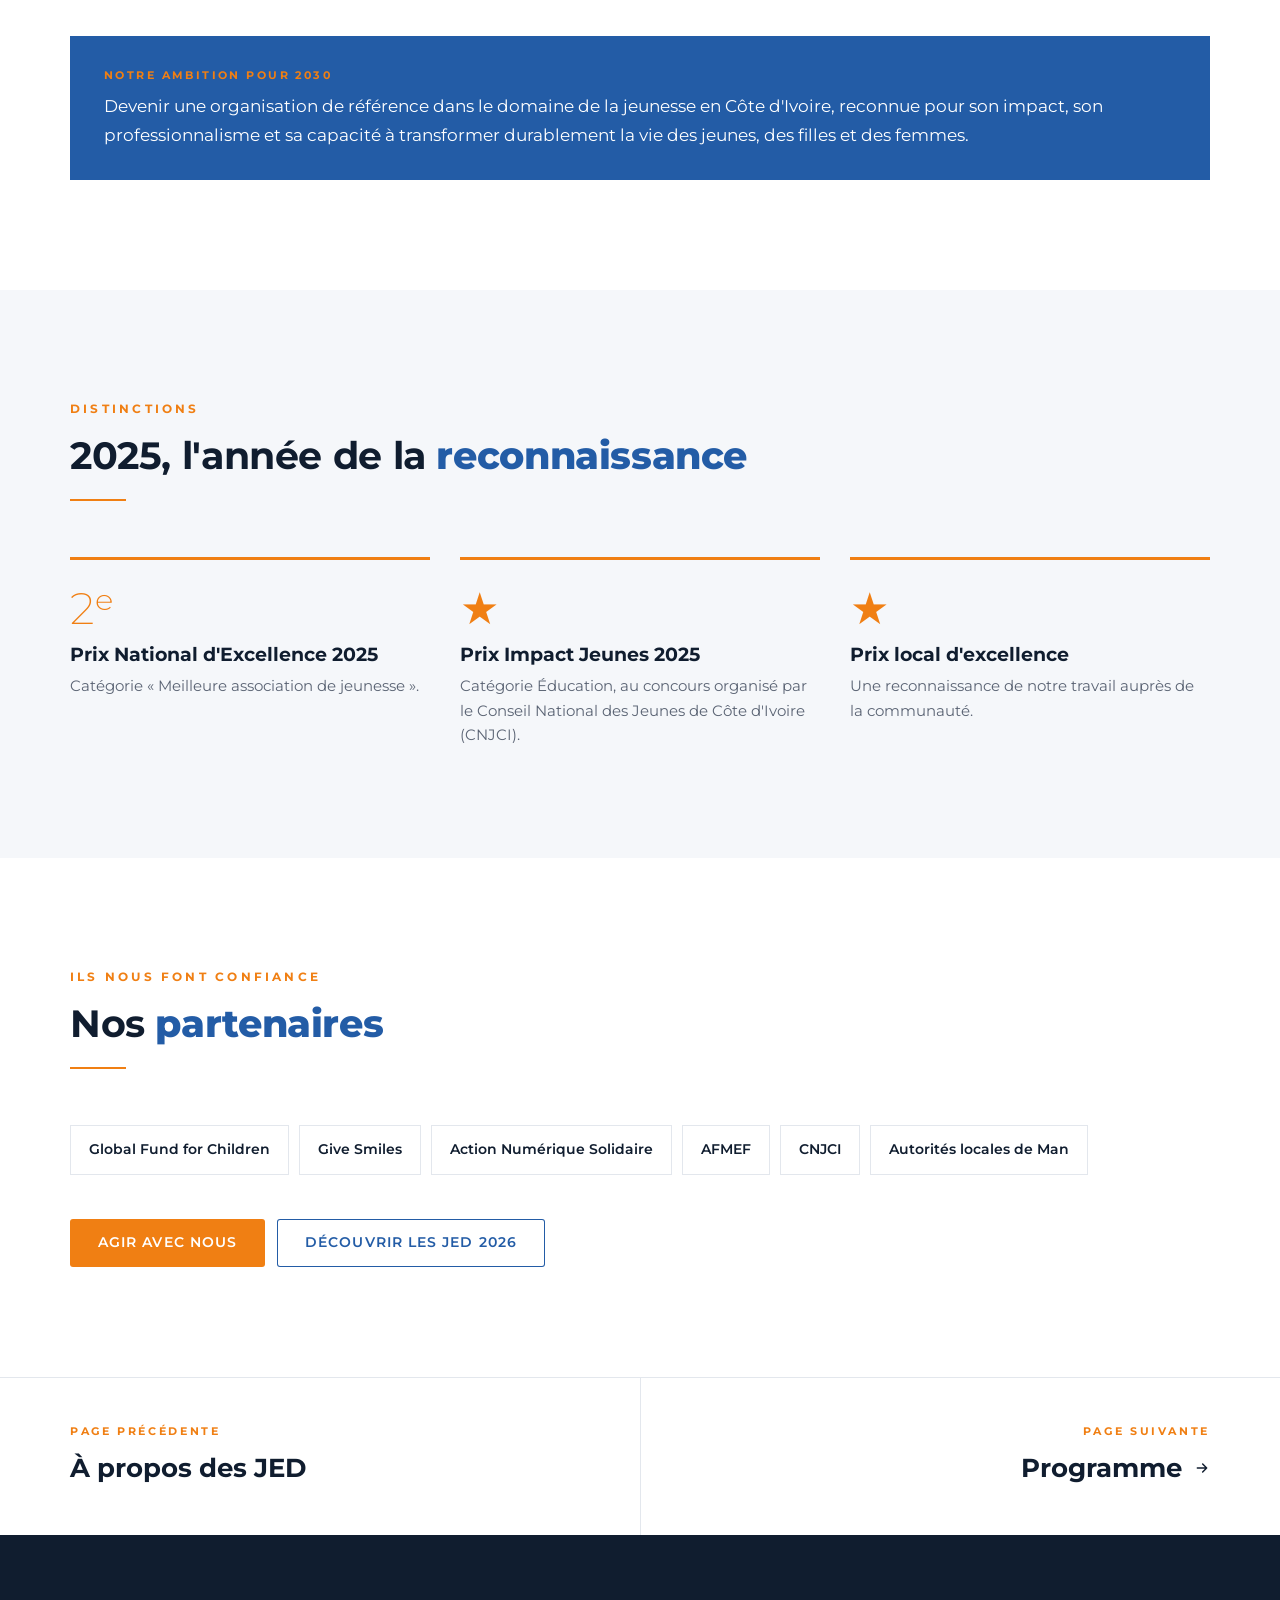
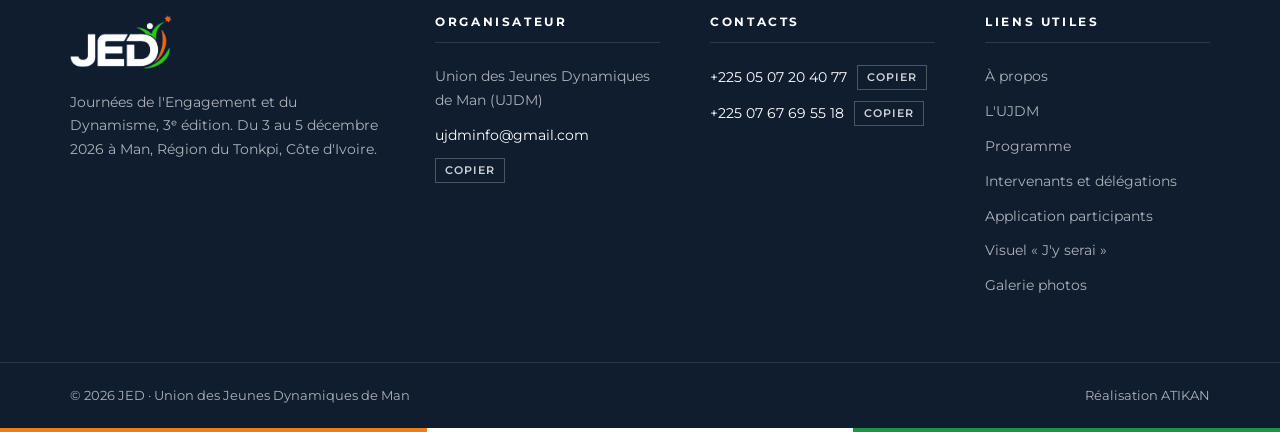
<file: ujdm.html>
<!doctype html>
<html lang="fr">
<head>
<meta charset="utf-8">
<meta name="viewport" content="width=device-width,initial-scale=1,viewport-fit=cover">
<title>UJDM · Union des Jeunes Dynamiques de Man, association de jeunesse à Man</title>
<meta name="claude:viewport-fit-sides" content="cover">
<meta name="theme-color" content="#235CA6">
<link rel="preconnect" href="https://fonts.googleapis.com">
<link rel="preconnect" href="https://fonts.gstatic.com" crossorigin>
<link rel="stylesheet" href="https://fonts.googleapis.com/css2?family=Montserrat:ital,wght@0,300;0,400;0,500;0,600;0,700;0,800;1,400;1,500&display=swap">
<meta name="description" content="L'Union des Jeunes Dynamiques de Man (UJDM), association de jeunesse fondée en 2017 à Man (Tonkpi, Côte d'Ivoire) : vision, mission, valeurs, Plan Stratégique 2026-2030, distinctions et partenaires. Organisatrice des JED.">
<link rel="canonical" href="https://jed3.org/ujdm.html">
<meta name="robots" content="index,follow,max-image-preview:large">
<meta property="og:type" content="website">
<meta property="og:locale" content="fr_FR">
<meta property="og:site_name" content="JED 2026">
<meta property="og:title" content="UJDM · Union des Jeunes Dynamiques de Man, association de jeunesse à Man">
<meta property="og:description" content="L'Union des Jeunes Dynamiques de Man (UJDM), association de jeunesse fondée en 2017 à Man (Tonkpi, Côte d'Ivoire) : vision, mission, valeurs, Plan Stratégique 2026-2030, distinctions et partenaires. Organisatrice des JED.">
<meta property="og:url" content="https://jed3.org/ujdm.html">
<meta property="og:image" content="https://jed3.org/img/og-jed2026.jpg">
<meta property="og:image:width" content="1200">
<meta property="og:image:height" content="630">
<meta property="og:image:alt" content="JED 2026, 3e édition, du 3 au 5 décembre 2026 à Man">
<meta name="twitter:card" content="summary_large_image">
<meta name="twitter:title" content="UJDM · Union des Jeunes Dynamiques de Man, association de jeunesse à Man">
<meta name="twitter:description" content="L'Union des Jeunes Dynamiques de Man (UJDM), association de jeunesse fondée en 2017 à Man (Tonkpi, Côte d'Ivoire) : vision, mission, valeurs, Plan Stratégique 2026-2030, distinctions et partenaires. Organisatrice des JED.">
<meta name="twitter:image" content="https://jed3.org/img/og-jed2026.jpg">
<link rel="icon" href="/favicon.ico" sizes="any">
<link rel="icon" type="image/png" sizes="48x48" href="img/favicon-48.png">
<link rel="icon" type="image/png" sizes="96x96" href="img/favicon-96.png">
<link rel="icon" type="image/png" sizes="192x192" href="img/favicon-192.png">
<link rel="icon" type="image/png" sizes="512x512" href="img/icon-512.png">
<link rel="apple-touch-icon" href="img/apple-touch-icon.png">
<script type="application/ld+json">
{"@context":"https://schema.org","@type":"NGO","name":"Union des Jeunes Dynamiques de Man","alternateName":["UJDM","AJDQM"],"url":"https://jed3.org/ujdm.html","logo":"https://jed3.org/img/ujdm.png","foundingDate":"2019","founder":{"@type":"Person","name":"Ibrahim Touré"},"email":"ujdminfo@gmail.com","address":{"@type":"PostalAddress","addressLocality":"Man","addressRegion":"Tonkpi","addressCountry":"CI"},"areaServed":"Région du Tonkpi, Côte d'Ivoire","description":"Association de jeunesse à but non lucratif : employabilité et entrepreneuriat des jeunes, filles et femmes, genre et droits humains, environnement et développement communautaire."}
</script>
<link rel="stylesheet" href="style.css">
<div class="info">
  <div class="w">
    <div class="g">
      <span><svg width="14" height="14" viewBox="0 0 24 24" fill="none" stroke="currentColor" stroke-width="2.4" stroke-linecap="round" stroke-linejoin="round"><path d="M12 21s-7-6.2-7-11.5a7 7 0 0 1 14 0C19 14.8 12 21 12 21Z"/><circle cx="12" cy="9.5" r="2.5"/></svg>Man, Côte d'Ivoire</span>
      <span><svg width="14" height="14" viewBox="0 0 24 24" fill="none" stroke="currentColor" stroke-width="2.4" stroke-linecap="round"><rect x="3" y="5" width="18" height="16" rx="1"/><path d="M3 10h18M8 3v4M16 3v4"/></svg>3 – 5 décembre 2026</span>
    </div>
    <nav aria-label="Accès rapide"><a href="jed2026/">Application participants</a><a href="galerie.html">Galerie</a><a href="jy-serai.html">Visuel « J'y serai »</a></nav>
  </div>
</div>


<header id="hd">
  <div class="w">
    <a class="logo" href="index.html"><img src="img/jed-bleu.png" alt="JED 2026 · Accueil" width="1000" height="460"></a>
    <nav class="menu" id="menu" aria-label="Menu principal">
      <a href="index.html">Accueil</a>
      <a href="a-propos.html">À propos</a>
      <a href="ujdm.html" class="on" aria-current="page">L'UJDM</a>
      <a href="programme.html">Programme</a>
      <a href="intervenants.html">Intervenants</a>
      <a href="participer.html">Participer</a>
      <a href="galerie.html">Galerie</a>
      <a href="participer.html#contact">Contact</a>
    </nav>
    <a class="bt o hd" href="jy-serai.html">J'y serai</a>
    <button class="burger" id="burger" aria-label="Ouvrir le menu" aria-expanded="false" aria-controls="menu"><svg width="26" height="26" viewBox="0 0 24 24" fill="none" stroke="currentColor" stroke-width="2" stroke-linecap="round"><path d="M4 7h16M4 12h16M8 17h12"/></svg></button>
  </div>
</header>

<main id="top">
  <div class="pb">
    <img src="img/cercle.webp" alt="">
    <div class="w">
      <div class="ari"><a href="index.html">Accueil</a><i></i><b>L'UJDM</b></div>
      <h1>L'Union des Jeunes <span>Dynamiques</span> de Man</h1>
      <p>Association à but non lucratif née en 2017 dans le quartier Mahou, à Man. Organisatrice des Journées de l'Engagement et du Dynamisme.</p><span class="fil"></span>
    </div>
  </div>
  <section class="ap">
    <div class="w g">
      <div class="col rv">
        <span class="an">UJDM · Man depuis 2017</span>
        <img class="a" src="img/salle.webp" alt="Jeunes de l'UJDM réunis en salle à Man" loading="lazy">
        <img class="b" src="img/portrait.webp" alt="Un jeune membre de l'UJDM" loading="lazy">
      </div>
      <div class="tx rv">
        <span class="lab">Qui sommes-nous</span>
        <p class="vision">Notre vision : une jeunesse <b>autonome et responsable</b>, moteur d'un développement inclusif et durable.</p>
        <div class="mis"><b>Notre mission</b>Contribuer au développement social, éducatif et économique en améliorant durablement les conditions de vie des jeunes.</div>
        <p class="cib">L'Union des Jeunes Dynamiques de Man (UJDM) est une association à but non lucratif. Notre aventure a commencé en 2017 dans le quartier Mahou, à Man, avec l'Association des Jeunes Dynamiques du Quartier Mahou (AJDQM), lancée par Ibrahim Touré. Le 21 décembre 2019, l'AJDQM devient l'UJDM pour accueillir davantage de jeunes engagés.</p>
        <p class="cib">Nous intervenons dans l'entrepreneuriat des jeunes, la protection de l'environnement, l'autonomisation des femmes et des filles, la promotion du genre et des droits humains, et le développement communautaire, auprès des adolescents, des jeunes, des femmes, des élèves et des communautés de la région du Tonkpi.</p>
      </div>
    </div>
  </section>

  <div class="chif">
    <img src="img/remise.webp" alt="" loading="lazy">
    <div class="w">
      <div class="st rv"><span class="lab">Notre impact</span><h2>L'UJDM <b>en chiffres</b></h2></div>
      <div class="nb rv">
        <div><b>9 500<sup>+</sup></b><span>Personnes sensibilisées ou touchées</span></div>
        <div><b>5 272</b><span>Élèves, dont 2 760 filles, ayant accès au numérique</span></div>
        <div><b>250<sup>+</sup></b><span>Adolescents et jeunes accompagnés en 2025</span></div>
        <div><b>40<sup>+</sup></b><span>Formations et ateliers organisés</span></div>
      </div>
    </div>
  </div>

  <section>
    <div class="w">
      <div class="st rv"><span class="lab">Nos valeurs</span><h2>Ce qui nous <b>rassemble</b></h2><span class="fil"></span></div>
      <div class="val rv">
        <div><em>01</em><b>Leadership</b><span>Prendre des initiatives et devenir acteur du changement.</span></div>
        <div><em>02</em><b>Collaboration</b><span>La force du travail d'équipe et de l'entraide.</span></div>
        <div><em>03</em><b>Courage</b><span>Agir avec conviction face aux difficultés.</span></div>
        <div><em>04</em><b>Innovation</b><span>De nouvelles idées pour des solutions durables.</span></div>
        <div><em>05</em><b>Inclusion</b><span>Chacun respecté, quels que soient son origine, son bord politique ou son parcours.</span></div>
      </div>
    </div>
  </section>

  <div class="mot">
    <img src="img/orateur.webp" alt="" loading="lazy">
    <div class="w rv">
      <span class="lab">Le mot du Président</span>
      <blockquote>« Ce Plan Stratégique n'est pas seulement un document de référence, il constitue un engagement collectif envers notre communauté. Ensemble, faisons de notre vision une réalité ! »</blockquote>
      <cite><b>Ibrahim Touré</b><span>Fondateur et Président du Conseil d'Administration de l'UJDM</span></cite>
    </div>
  </div>

  <section class="prog">
    <div class="w">
      <div class="st rv"><span class="lab">Notre parcours</span><h2>Du quartier Mahou à la <b>reconnaissance nationale</b></h2><span class="fil"></span></div>
      <ol class="frise rv">
        <li><time>2017</time><b>Les débuts à Mahou</b><span>Naissance de l'Association des Jeunes Dynamiques du Quartier Mahou (AJDQM).</span></li>
        <li><time>2019</time><b>L'AJDQM devient l'UJDM</b><span>Le 21 décembre, pour ouvrir l'association à tous les jeunes engagés de Man.</span></li>
        <li><time>2022</time><b>Premiers grands partenariats</b><span>Avec Global Fund for Children : un programme pour maintenir les jeunes filles à l'école secondaire.</span></li>
        <li><time>2024</time><b>La Semaine du Dynamisme grandit</b><span>Plus de 500 jeunes leaders venus de six villes du pays réunis à Man.</span></li>
        <li><time>2025</time><b>Trois distinctions</b><span>Prix Impact Jeunes, 2ᵉ Prix National d'Excellence et un Prix local d'excellence.</span></li>
        <li><time>2026</time><b>Plan stratégique et JED</b><span>Adoption du Plan Stratégique 2026-2030 et 3ᵉ édition des JED, du 3 au 5 décembre.</span></li>
      </ol>
    </div>
  </section>

  <section>
    <div class="w">
      <div class="st rv"><span class="lab">Nos actions</span><h2>Plan Stratégique <b>2026-2030</b></h2><span class="fil"></span><p>Notre action repose sur quatre axes stratégiques.</p></div>
      <div class="axes">
        <article class="rv" style="--k:var(--bleu)"><em>01</em><h3>Employabilité des jeunes et entrepreneuriat</h3><p>Formations qualifiantes, compétences numériques, orientation et mentorat, accompagnement des plans d'affaires et accès au financement. Grâce à la salle multimédia du Lycée Moderne 2 de Man, réhabilitée et équipée de 20 ordinateurs, 5 272 élèves ont accès au numérique.</p></article>
        <article class="rv" style="--k:var(--orange)"><em>02</em><h3>Filles et femmes, genre et droits humains</h3><p>Clubs d'adolescentes, mentorat et approche SOAR, éducation complète à la sexualité, sensibilisation contre les violences basées sur le genre, les mariages précoces et la déscolarisation des filles.</p></article>
        <article class="rv" style="--k:var(--vert)"><em>03</em><h3>Environnement et développement communautaire</h3><p>Éducation environnementale, initiatives écocitoyennes, journées citoyennes et dialogue entre les jeunes et les acteurs locaux du Tonkpi.</p></article>
        <article class="rv" style="--k:var(--nuit)"><em>04</em><h3>Une organisation solide et durable</h3><p>Gouvernance, suivi-évaluation, communication et diversification des ressources, pour une UJDM crédible et autonome.</p></article>
      </div>
      <div class="amb rv"><b>Notre ambition pour 2030</b>Devenir une organisation de référence dans le domaine de la jeunesse en Côte d'Ivoire, reconnue pour son impact, son professionnalisme et sa capacité à transformer durablement la vie des jeunes, des filles et des femmes.</div>
    </div>
  </section>

  <section class="prog">
    <div class="w">
      <div class="st rv"><span class="lab">Distinctions</span><h2>2025, l'année de la <b>reconnaissance</b></h2><span class="fil"></span></div>
      <div class="dist">
        <article class="rv"><i>2ᵉ</i><h3>Prix National d'Excellence 2025</h3><p>Catégorie « Meilleure association de jeunesse ».</p></article>
        <article class="rv"><i>&#9733;</i><h3>Prix Impact Jeunes 2025</h3><p>Catégorie Éducation, au concours organisé par le Conseil National des Jeunes de Côte d'Ivoire (CNJCI).</p></article>
        <article class="rv"><i>&#9733;</i><h3>Prix local d'excellence</h3><p>Une reconnaissance de notre travail auprès de la communauté.</p></article>
      </div>
    </div>
  </section>

  <section>
    <div class="w">
      <div class="st rv"><span class="lab">Ils nous font confiance</span><h2>Nos <b>partenaires</b></h2><span class="fil"></span></div>
      <div class="pt rv"><span>Global Fund for Children</span><span>Give Smiles</span><span>Action Numérique Solidaire</span><span>AFMEF</span><span>CNJCI</span><span>Autorités locales de Man</span></div>
      <div class="rv" style="margin-top:44px;display:flex;flex-wrap:wrap;gap:12px"><a class="bt o" href="participer.html#contact">Agir avec nous</a><a class="bt t" href="index.html">Découvrir les JED 2026</a></div>
    </div>
  </section>
  <nav class="suite" aria-label="Pages suivantes"><div class="w">
    <a href="a-propos.html"><small>Page précédente</small><b>À propos des JED</b></a>
    <a href="programme.html"><small>Page suivante</small><b>Programme <svg width="16" height="16" viewBox="0 0 24 24" fill="none" stroke="currentColor" stroke-width="2.2" stroke-linecap="round" stroke-linejoin="round"><path d="M5 12h14m-6-6 6 6-6 6"/></svg></b></a>
  </div></nav>
</main>

<footer>
  <div class="w g">
    <div>
      <img class="lg" src="img/jed-blanc.png" alt="JED 2026" width="1000" height="460">
      <p>Journées de l'Engagement et du Dynamisme, 3ᵉ édition. Du 3 au 5 décembre 2026 à Man, Région du Tonkpi, Côte d'Ivoire.</p>
    </div>
    <div>
      <h3>Organisateur</h3>
      <ul>
        <li>Union des Jeunes Dynamiques de Man (UJDM)</li>
        <li class="cp"><span>ujdminfo@gmail.com</span><button type="button" data-c="ujdminfo@gmail.com">Copier</button></li>
      </ul>
    </div>
    <div>
      <h3>Contacts</h3>
      <ul>
        <li class="cp"><span>+225 05 07 20 40 77</span><button type="button" data-c="+225 05 07 20 40 77">Copier</button></li>
        <li class="cp"><span>+225 07 67 69 55 18</span><button type="button" data-c="+225 07 67 69 55 18">Copier</button></li>
      </ul>
    </div>
    <div>
      <h3>Liens utiles</h3>
      <ul>
        <li><a href="a-propos.html">À propos</a></li>
        <li><a href="ujdm.html">L'UJDM</a></li>
        <li><a href="programme.html">Programme</a></li>
        <li><a href="intervenants.html">Intervenants et délégations</a></li>
        <li><a href="jed2026/">Application participants</a></li>
        <li><a href="jy-serai.html">Visuel « J'y serai »</a></li>
        <li><a href="galerie.html">Galerie photos</a></li>
      </ul>
    </div>
  </div>
  <div class="bas"><div class="w"><span>© 2026 JED · Union des Jeunes Dynamiques de Man</span><span>Réalisation ATIKAN</span></div></div>
  <div class="tri" aria-hidden="true"><i style="background:var(--orange)"></i><i style="background:#fff"></i><i style="background:var(--vert)"></i></div>
</footer>


<div class="mbar" id="mbar"><a class="bt b" href="programme.html">Programme</a><a class="bt o" href="jy-serai.html">J'y serai</a></div>
<script src="app.js"></script>
</body>
</html>
</file>
<file: style.css>
:root{
  --bleu:#235CA6; --bleuF:#173F78; --orange:#F07F13; --orangeF:#D96C06; --vert:#1A9544; --nuit:#101D2F;
  --fond:#FFFFFF; --fond2:#F5F7FA; --encre:#101D2F; --gris:#5B6474; --trait:#E3E7ED;
  --f:"Montserrat","Segoe UI",Arial,sans-serif; --max:1180px; color-scheme:light;
}
*{box-sizing:border-box}
html{scroll-behavior:smooth;scroll-padding-top:84px}
body{margin:0;overflow-x:clip;background:var(--fond);color:var(--encre);font:400 15.5px/1.7 var(--f);-webkit-font-smoothing:antialiased}
img{max-width:100%;display:block}
a{color:inherit}
:focus-visible{outline:2px solid var(--orange);outline-offset:3px}
.w{max-width:var(--max);margin:0 auto;padding-left:max(20px,env(safe-area-inset-left,0px));padding-right:max(20px,env(safe-area-inset-right,0px))}
h1,h2,h3{margin:0;line-height:1.15;text-wrap:balance;overflow-wrap:break-word}
p{margin:0}
section{padding-block:110px}

.st{margin-bottom:56px}
.st.c{text-align:center}
.lab{display:block;font-size:11.5px;font-weight:700;letter-spacing:.28em;text-transform:uppercase;color:var(--orange)}
.st h2{font-size:clamp(26px,3.1vw,38px);font-weight:700;letter-spacing:-.01em;color:var(--nuit);margin-top:14px}
.st h2 b{font-weight:800;color:var(--bleu)}
.st .fil{display:block;width:56px;height:2px;background:var(--orange);margin-top:22px}
.st.c .fil{margin-inline:auto}
.st p{color:var(--gris);font-size:16.5px;max-width:62ch;margin-top:20px}
.st.c p{margin-inline:auto}

.bt{display:inline-flex;align-items:center;justify-content:center;gap:10px;white-space:nowrap;text-decoration:none;font:600 13.5px/1 var(--f);letter-spacing:.08em;text-transform:uppercase;padding:17px 28px;border-radius:3px;border:0;cursor:pointer;transition:background .25s,color .25s,box-shadow .25s}
.bt svg{transition:transform .25s}
.bt:hover svg{transform:translateX(4px)}
.bt.o{background:var(--orange);color:#fff}.bt.o:hover{background:var(--orangeF)}
.bt.b{background:var(--bleu);color:#fff}.bt.b:hover{background:var(--bleuF)}
.bt.l{background:#fff;color:var(--nuit)}.bt.l:hover{background:var(--fond2)}
.bt.g{background:transparent;color:#fff;box-shadow:inset 0 0 0 1px rgba(255,255,255,.6)}.bt.g:hover{background:rgba(255,255,255,.12)}
.bt.t{background:transparent;color:var(--bleu);box-shadow:inset 0 0 0 1px var(--bleu)}.bt.t:hover{background:var(--bleu);color:#fff}
.lien{display:inline-flex;align-items:center;gap:10px;font-weight:700;font-size:13px;letter-spacing:.1em;text-transform:uppercase;color:var(--bleu);text-decoration:none;padding-bottom:6px;border-bottom:1px solid currentColor}
.lien:hover{color:var(--orange)}

.info{background:var(--nuit);color:rgba(255,255,255,.72);font-size:12.5px}
.info .w{display:flex;align-items:center;justify-content:space-between;gap:16px;min-height:42px}
.info .g{display:flex;align-items:center;gap:22px}
.info .g span{display:flex;align-items:center;gap:8px}
.info svg{color:var(--orange)}
.info nav{display:flex}
.info nav a{text-decoration:none;padding:0 16px;border-left:1px solid rgba(255,255,255,.14);line-height:1}
.info nav a:first-child{border-left:0}
.info nav a:hover{color:#fff}

body::before{content:"";position:fixed;inset:0 0 auto;height:env(safe-area-inset-top,0px);z-index:60;background:#fff}
header{position:sticky;top:env(safe-area-inset-top,0px);z-index:50;background:#fff;transition:box-shadow .3s}
header.ombre{box-shadow:0 10px 30px rgba(16,29,47,.08)}
header .w{display:flex;align-items:center;gap:30px;height:84px}
.logo img{height:48px;width:auto}
.menu{display:flex;margin-left:auto;height:100%}
.menu a{display:flex;align-items:center;white-space:nowrap;text-decoration:none;font-weight:600;font-size:13px;letter-spacing:.06em;text-transform:uppercase;padding:0 11px;color:var(--nuit);position:relative}
.menu a::after{content:"";position:absolute;left:11px;right:11px;bottom:0;height:3px;background:var(--orange);transform:scaleX(0);transform-origin:left;transition:transform .3s}
.menu a:hover::after{transform:scaleX(1)}
.menu a:hover{color:var(--bleu)}
header .bt{padding:15px 22px;font-size:12.5px}
.burger{display:none;margin-left:auto;background:none;border:0;width:44px;height:44px;cursor:pointer;color:var(--nuit)}

.hero{position:relative;height:min(760px,calc(100vh - 126px));min-height:560px;overflow:hidden;background:var(--nuit);color:#fff}
.slide{position:absolute;inset:0;opacity:0;visibility:hidden;transition:opacity 1.2s ease,visibility 0s 1.2s}
.slide.on{opacity:1;visibility:visible;transition:opacity 1.2s ease}
.slide>img{position:absolute;inset:0;width:100%;height:100%;object-fit:cover;transform:scale(1.06);transition:transform 8s linear}
.slide.on>img{transform:scale(1)}
.slide::after{content:"";position:absolute;inset:0;background:linear-gradient(180deg,rgba(16,29,47,.35) 0%,rgba(16,29,47,.55) 55%,rgba(16,29,47,.88) 100%)}
.slide .w{position:relative;z-index:2;height:100%;display:flex;flex-direction:column;justify-content:flex-end;padding-block:0 120px}
.slide .k{font-size:12px;font-weight:600;letter-spacing:.3em;text-transform:uppercase;color:#fff;display:flex;align-items:center;gap:14px}
.slide .k::before{content:"";width:40px;height:2px;background:var(--orange)}
.slide h1,.slide h2{font-size:clamp(34px,5.4vw,72px);font-weight:800;letter-spacing:-.02em;line-height:1.02;margin-top:20px;max-width:15ch}
.slide h1 span,.slide h2 span{color:var(--orange)}
.slide .sous{font-size:clamp(15px,1.5vw,19px);margin-top:20px;max-width:52ch;color:rgba(255,255,255,.88)}
.slide .ctas{display:flex;flex-wrap:wrap;gap:12px;margin-top:34px}
.slide.on .anim>*{animation:monte 1s cubic-bezier(.2,.8,.2,1) both}
.slide.on .anim>*:nth-child(2){animation-delay:.12s}.slide.on .anim>*:nth-child(3){animation-delay:.24s}.slide.on .anim>*:nth-child(4){animation-delay:.36s}
@keyframes monte{from{opacity:0;transform:translateY(24px)}to{opacity:1;transform:none}}
.fl{position:absolute;z-index:3;top:50%;transform:translateY(-50%);width:54px;height:54px;border-radius:50%;border:1px solid rgba(255,255,255,.45);background:transparent;color:#fff;display:grid;place-items:center;cursor:pointer;transition:background .25s,border-color .25s}
.fl:hover{background:var(--orange);border-color:var(--orange)}
.fl.p{left:max(18px,env(safe-area-inset-left,0px))}.fl.n{right:max(18px,env(safe-area-inset-right,0px))}
.prog-sl{position:absolute;z-index:3;left:0;right:0;bottom:44px}
.prog-sl .w{display:flex;gap:28px}
.prog-sl button{flex:1;max-width:240px;background:none;border:0;padding:14px 0 0;text-align:left;color:rgba(255,255,255,.55);font:600 12px var(--f);letter-spacing:.08em;text-transform:uppercase;cursor:pointer;position:relative}
.prog-sl button::before{content:"";position:absolute;left:0;right:0;top:0;height:2px;background:rgba(255,255,255,.25)}
.prog-sl button i{position:absolute;left:0;top:0;height:2px;width:0;background:var(--orange)}
.prog-sl button.on{color:#fff}
.prog-sl button.on i{animation:barre 7s linear forwards}
@keyframes barre{to{width:100%}}

.cpt{background:var(--bleu);color:#fff}
.cpt .w{display:grid;grid-template-columns:minmax(0,1.4fr) repeat(4,minmax(0,1fr)) auto;align-items:center}
.cpt .t{padding:26px 0}
.cpt .t small{display:block;font-size:11px;font-weight:600;letter-spacing:.24em;text-transform:uppercase;color:rgba(255,255,255,.7)}
.cpt .t b{display:block;font-size:17px;font-weight:700;margin-top:4px}
.cpt .u{text-align:center;padding:22px 6px;border-left:1px solid rgba(255,255,255,.16)}
.cpt .u b{display:block;height:42px;overflow:hidden;font:300 38px/42px var(--f);font-variant-numeric:tabular-nums}
.cpt .u b i{display:block;font-style:normal}
.cpt .u b i.r{animation:roule .45s cubic-bezier(.2,.8,.2,1)}
@keyframes roule{from{transform:translateY(-100%);opacity:0}to{transform:none;opacity:1}}
.cpt .u span{font-size:10.5px;font-weight:600;letter-spacing:.2em;text-transform:uppercase;color:rgba(255,255,255,.7)}
.cpt .bt{margin-left:28px}
.cpt.live .w{grid-template-columns:1fr auto}

.parts{padding-block:54px;border-bottom:1px solid var(--trait)}
.parts .w{display:grid;grid-template-columns:200px minmax(0,1fr);align-items:center;gap:30px}
.parts h2{font-size:11.5px;font-weight:700;letter-spacing:.24em;text-transform:uppercase;color:var(--gris);line-height:1.6;padding-right:20px;border-right:1px solid var(--trait)}
.plg{display:flex;justify-content:space-between;align-items:center;gap:26px;flex-wrap:wrap}
.plg img{height:62px;width:auto;object-fit:contain;transition:filter .35s,opacity .35s}
.plg img:hover{filter:none;opacity:1}
.plg .atk{font:800 italic 21px var(--f);color:#111}

.ap .g{display:grid;grid-template-columns:minmax(0,1.05fr) minmax(0,1fr);gap:80px;align-items:center}
.col{position:relative;padding:0 0 70px 0}
.col .a{width:84%;aspect-ratio:4/3.3;object-fit:cover}
.col .b{position:absolute;right:0;bottom:0;width:48%;aspect-ratio:4/4.6;object-fit:cover;border:10px solid #fff;box-shadow:0 30px 50px rgba(16,29,47,.15)}
.col .an{position:absolute;left:-28px;top:40px;writing-mode:vertical-rl;transform:rotate(180deg);font-size:11px;font-weight:700;letter-spacing:.34em;text-transform:uppercase;color:var(--gris)}
.ap .st{margin-bottom:28px}
.ap .tx p+p{margin-top:16px}
.ap .tx>p{color:var(--gris)}
.obj{list-style:none;margin:30px 0 36px;padding:0;border-top:1px solid var(--trait)}
.obj li{display:grid;grid-template-columns:44px minmax(0,1fr);gap:8px;padding:14px 0;border-bottom:1px solid var(--trait);font-size:14.5px}
.obj li em{font-style:normal;font-weight:700;color:var(--orange);font-size:13px;letter-spacing:.06em}

.theme{position:relative;color:#fff;overflow:hidden;padding-block:130px}
.theme>img{position:absolute;inset:0;width:100%;height:100%;object-fit:cover}
.theme::after{content:"";position:absolute;inset:0;background:linear-gradient(90deg,rgba(23,63,120,.96) 0%,rgba(35,92,166,.88) 60%,rgba(35,92,166,.72) 100%)}
.theme .w{position:relative;z-index:1;display:grid;grid-template-columns:minmax(0,1fr) minmax(0,1.6fr);gap:70px;align-items:center}
.theme h2{font-size:clamp(22px,2.4vw,30px);font-weight:700;margin-top:14px}
.theme .ql{border-left:1px solid rgba(255,255,255,.3);padding-left:56px}
.theme blockquote{margin:0;font-size:clamp(26px,3.4vw,46px);font-weight:300;line-height:1.2;letter-spacing:-.01em}
.theme blockquote b{font-weight:700}
.theme .pan{display:flex;flex-wrap:wrap;gap:12px 16px;align-items:center;margin-top:30px;font-size:14px;color:rgba(255,255,255,.85)}
.theme .pan span{font-size:11px;font-weight:700;letter-spacing:.2em;text-transform:uppercase;background:var(--orange);color:#fff;padding:6px 10px}

.pil{display:grid;grid-template-columns:repeat(3,minmax(0,1fr));gap:30px}
.pil article{display:flex;flex-direction:column}
.pil .im{position:relative;aspect-ratio:4/3;overflow:hidden}
.pil .im img{width:100%;height:100%;object-fit:cover;transition:transform .8s cubic-bezier(.2,.8,.2,1)}
.pil article:hover .im img{transform:scale(1.06)}
.pil .im span{position:absolute;left:0;bottom:0;background:var(--k);color:#fff;font-size:22px;font-weight:300;padding:12px 18px}
.pil .tx{padding:28px 4px 0}
.pil h3{font-size:21px;font-weight:700}
.pil .sal{display:block;font-size:11px;font-weight:700;color:var(--k);letter-spacing:.18em;text-transform:uppercase;margin-top:8px}
.pil p{color:var(--gris);font-size:15px;margin-top:14px}

.prog{background:var(--fond2)}
.pg{display:grid;grid-template-columns:300px minmax(0,1fr);gap:50px;align-items:start}
.jours{display:flex;flex-direction:column;border-top:1px solid var(--trait);position:sticky;top:110px}
.jours button{border:0;border-bottom:1px solid var(--trait);background:none;padding:22px 0 22px 22px;text-align:left;cursor:pointer;font-family:var(--f);color:var(--gris);position:relative}
.jours button::before{content:"";position:absolute;left:0;top:22px;bottom:22px;width:3px;background:var(--orange);transform:scaleY(0);transition:transform .3s}
.jours button small{display:block;font-size:11px;font-weight:700;letter-spacing:.22em;text-transform:uppercase}
.jours button b{display:block;font-size:20px;font-weight:700;margin-top:4px;color:var(--nuit)}
.jours button span{display:block;font-size:13px;margin-top:2px}
.jours button[aria-selected="true"] small{color:var(--orange)}
.jours button[aria-selected="true"]::before{transform:none}
.jours button:not([aria-selected="true"]) b{color:var(--gris)}
.jours .ics{margin-top:26px}
.jours .ics .bt{width:100%}
.jhead{display:flex;justify-content:space-between;align-items:baseline;gap:12px;flex-wrap:wrap;padding-bottom:18px;border-bottom:2px solid var(--nuit)}
.jhead h3{font-size:24px;font-weight:700}
.jhead span{font-size:13px;font-weight:600;letter-spacing:.08em;text-transform:uppercase;color:var(--gris)}
.ag{list-style:none;margin:0;padding:0}
.ag>li{display:grid;grid-template-columns:140px minmax(0,1fr);gap:30px;padding:26px 0;border-bottom:1px solid var(--trait);animation:monte .5s cubic-bezier(.2,.8,.2,1) both}
.ag time{font-weight:600;color:var(--bleu);font-size:14.5px;font-variant-numeric:tabular-nums;padding-top:2px}
.ag b{font-size:17.5px;font-weight:700;display:block;line-height:1.35}
.ag li.f>div>b::after{content:"Temps fort";display:inline-block;margin-left:12px;vertical-align:3px;font-size:10px;font-weight:700;letter-spacing:.16em;text-transform:uppercase;color:var(--orange);border:1px solid var(--orange);padding:3px 7px}
.ag li.p time,.ag li.p b{color:var(--gris);font-weight:500}
.ag .d{color:var(--gris);font-size:14.5px;margin-top:6px}
.ag ul{margin:12px 0 0;padding:0;list-style:none;display:grid;gap:7px}
.ag ul li{padding-left:20px;font-size:14.5px;color:var(--gris);position:relative}
.ag ul li::before{content:"";position:absolute;left:0;top:11px;width:9px;height:1px;background:var(--orange)}
.sa{display:inline-block;font-size:10.5px;font-weight:700;letter-spacing:.12em;text-transform:uppercase;padding:3px 8px;margin-right:8px;vertical-align:1px;color:#fff}
.sa.A{background:var(--bleu)} .sa.B{background:var(--vert)} .sa.G{background:var(--orange)}

.spk{display:grid;grid-template-columns:repeat(3,minmax(0,1fr));gap:30px}
.sp{position:relative;overflow:hidden;background:var(--nuit);aspect-ratio:4/5;cursor:pointer;color:#fff;border:0;padding:0;text-align:left;font-family:var(--f)}
.sp img{position:absolute;inset:0;width:100%;height:100%;object-fit:cover;object-position:top;transition:transform .9s cubic-bezier(.2,.8,.2,1)}
.sp::after{content:"";position:absolute;inset:0;background:linear-gradient(180deg,rgba(16,29,47,0) 45%,rgba(16,29,47,.92) 100%)}
.sp:hover img{transform:scale(1.05)}
.sp .tx{position:absolute;z-index:1;left:0;right:0;bottom:0;padding:28px}
.sp .tg{display:inline-block;font-size:10.5px;font-weight:700;letter-spacing:.18em;text-transform:uppercase;background:var(--orange);padding:5px 9px}
.sp h3{font-size:22px;font-weight:700;margin-top:14px;text-transform:uppercase;letter-spacing:.02em}
.sp .rl{font-size:14px;color:rgba(255,255,255,.82);margin-top:4px}
.sp .pl{display:flex;align-items:center;gap:8px;font-size:12px;font-weight:700;letter-spacing:.12em;text-transform:uppercase;margin-top:16px;color:var(--orange)}
.sp.vide{cursor:default;background:linear-gradient(160deg,var(--bleu),var(--bleuF))}
.sp.vide::after{background:none}
.sp.vide .ic{position:absolute;inset:0;display:grid;place-items:center;color:rgba(255,255,255,.18)}
dialog{border:0;padding:0;max-width:min(860px,calc(100% - 32px));width:100%;box-shadow:0 40px 90px rgba(16,29,47,.4)}
dialog::backdrop{background:rgba(16,29,47,.72)}
.dl{display:grid;grid-template-columns:320px minmax(0,1fr)}
.dl img{width:100%;height:100%;object-fit:cover;object-position:top}
.dl .tx{padding:44px 44px 40px;max-height:84vh;overflow:auto}
.dl h3{font-size:24px;font-weight:700;text-transform:uppercase}
.dl .rl{color:var(--orange);font-weight:600;margin-top:6px;font-size:14px}
.dl .bio{margin-top:22px;padding-top:22px;border-top:1px solid var(--trait);color:var(--gris);font-size:15px;display:grid;gap:14px}
.dl .bio ul{margin:0;padding:0;list-style:none;display:grid;gap:10px}
.dl .bio ul li{padding-left:22px;position:relative}
.dl .bio ul li::before{content:"";position:absolute;left:0;top:12px;width:10px;height:1px;background:var(--orange)}
dialog .x{position:absolute;z-index:2;color:var(--nuit);box-shadow:0 4px 14px rgba(0,0,0,.18);right:14px;top:14px;width:44px;height:44px;border:0;background:#fff;cursor:pointer;display:grid;place-items:center}

.chif{position:relative;color:#fff;overflow:hidden;padding-block:100px}
.chif>img{position:absolute;inset:0;width:100%;height:100%;object-fit:cover}
.chif::after{content:"";position:absolute;inset:0;background:rgba(16,29,47,.9)}
.chif .w{position:relative;z-index:1}
.chif .st h2{color:#fff}.chif .st h2 b{color:var(--orange)}
.nb{display:grid;grid-template-columns:repeat(4,minmax(0,1fr))}
.nb div{padding:6px 30px;border-left:1px solid rgba(255,255,255,.16)}
.nb div:first-child{border-left:0;padding-left:0}
.nb b{display:block;font-size:clamp(46px,5.6vw,76px);font-weight:200;line-height:1;font-variant-numeric:tabular-nums;letter-spacing:-.03em}
.nb b sup{font-size:.4em;font-weight:500;color:var(--orange);vertical-align:top;margin-left:2px}
.nb span{display:block;font-size:12px;font-weight:600;letter-spacing:.18em;text-transform:uppercase;color:rgba(255,255,255,.7);margin-top:16px;line-height:1.6}

.del .g{display:grid;grid-template-columns:minmax(0,.9fr) minmax(0,1.4fr);gap:70px;align-items:start}
.del .st{margin-bottom:0;position:sticky;top:120px}
.del .hote{display:flex;align-items:center;gap:14px;margin-top:34px;padding-top:24px;border-top:1px solid var(--trait);font-size:14px;color:var(--gris)}
.del .hote svg{width:36px;height:24px;flex:0 0 auto;box-shadow:0 0 0 1px var(--trait)}
.pays{display:grid;grid-template-columns:repeat(2,minmax(0,1fr));border-top:1px solid var(--trait);border-left:1px solid var(--trait)}
.py{display:flex;align-items:center;gap:22px;padding:30px 28px;border-right:1px solid var(--trait);border-bottom:1px solid var(--trait);transition:background .3s}
.py:hover{background:var(--fond2)}
.py svg{width:64px;height:43px;flex:0 0 auto;box-shadow:0 6px 16px rgba(16,29,47,.16)}
.py em{display:block;font-style:normal;font-size:11px;font-weight:700;letter-spacing:.2em;color:var(--orange)}
.py b{display:block;font-size:19px;font-weight:700;margin-top:2px}
.py span{display:block;font-size:13px;color:var(--gris)}

.conc{background:var(--fond2)}
.conc .g{display:grid;grid-template-columns:minmax(0,1fr) minmax(0,1fr);gap:80px;align-items:center}
.conc .ph{position:relative}
.conc .ph img{width:100%;aspect-ratio:4/4.4;object-fit:cover}
.conc .ph .pr{position:absolute;right:-24px;bottom:40px;background:var(--orange);color:#fff;padding:24px 28px;max-width:250px}
.conc .ph .pr small{display:block;font-size:10.5px;font-weight:700;letter-spacing:.22em;text-transform:uppercase;opacity:.85}
.conc .ph .pr b{display:block;font-size:17px;font-weight:700;margin-top:6px;line-height:1.35}
.conc .st{margin-bottom:30px}
.crit{display:grid;gap:18px}
.crit .lb{display:flex;justify-content:space-between;font-weight:600;font-size:14px}
.crit .lb span{color:var(--orange)}
.crit .br{height:3px;background:var(--trait);margin-top:9px}
.crit .br i{display:block;height:100%;background:var(--orange);width:0;transition:width 1.4s cubic-bezier(.2,.8,.2,1)}

.part{display:grid;grid-template-columns:repeat(3,minmax(0,1fr));gap:30px}
.ca{display:flex;flex-direction:column;border:1px solid var(--trait);background:#fff;transition:box-shadow .35s,transform .35s}
.ca:hover{box-shadow:0 30px 60px rgba(16,29,47,.1);transform:translateY(-4px)}
.ca .im{aspect-ratio:16/10;overflow:hidden}
.ca .im img{width:100%;height:100%;object-fit:cover;transition:transform .8s}
.ca:hover .im img{transform:scale(1.05)}
.ca .tx{padding:30px 30px 32px;display:flex;flex-direction:column;flex:1}
.ca h3{font-size:20px;font-weight:700}
.ca p{color:var(--gris);font-size:14.5px;margin-top:12px;margin-bottom:26px}
.ca .lien{margin-top:auto;align-self:flex-start}

.gal{display:grid;grid-template-columns:repeat(4,minmax(0,1fr));grid-auto-rows:230px;gap:8px}
.gal a{overflow:hidden;position:relative}
.gal img{width:100%;height:100%;object-fit:cover;transition:transform .8s}
.gal a::after{content:"";position:absolute;inset:0;background:rgba(35,92,166,0);transition:background .4s}
.gal a:hover::after{background:rgba(35,92,166,.25)}
.gal a:hover img{transform:scale(1.05)}
.gal .gr{grid-column:span 2;grid-row:span 2}
.galb{display:flex;justify-content:space-between;align-items:end;gap:20px;flex-wrap:wrap;margin-bottom:44px}
.galb .st{margin-bottom:0}

.cta{position:relative;color:#fff;overflow:hidden;padding-block:110px}
.cta>img{position:absolute;inset:0;width:100%;height:100%;object-fit:cover;object-position:center 30%}
.cta::after{content:"";position:absolute;inset:0;background:linear-gradient(90deg,rgba(16,29,47,.92) 0%,rgba(16,29,47,.75) 55%,rgba(16,29,47,.35) 100%)}
.cta .w{position:relative;z-index:1}
.cta h2{font-size:clamp(30px,4vw,52px);font-weight:800;letter-spacing:-.02em;margin-top:16px;max-width:17ch}
.cta p{margin-top:18px;font-size:17px;max-width:50ch;color:rgba(255,255,255,.85)}
.cta .ctas{display:flex;flex-wrap:wrap;gap:12px;margin-top:34px}

footer{background:var(--nuit);color:rgba(255,255,255,.66);padding-block:80px 0;font-size:14px}
footer .g{display:grid;grid-template-columns:1.4fr 1fr 1fr 1fr;gap:50px}
footer h3{color:#fff;font-size:12px;font-weight:700;text-transform:uppercase;letter-spacing:.22em;margin-bottom:22px;padding-bottom:14px;border-bottom:1px solid rgba(255,255,255,.12)}
footer .lg{height:54px;width:auto;margin-bottom:22px}
footer ul{list-style:none;margin:0;padding:0;display:grid;gap:11px}
footer .cp{display:flex;align-items:center;gap:10px;flex-wrap:wrap}
footer .cp span{color:#fff;user-select:all}
footer .cp button{font:600 10.5px var(--f);letter-spacing:.1em;text-transform:uppercase;padding:5px 9px;border:1px solid rgba(255,255,255,.25);background:none;color:rgba(255,255,255,.8);cursor:pointer}
footer .cp button:hover{border-color:var(--orange);color:#fff}
footer a{text-decoration:none} footer a:hover{color:#fff}
.bas{margin-top:64px;border-top:1px solid rgba(255,255,255,.1)}
.bas .w{display:flex;justify-content:space-between;gap:12px;flex-wrap:wrap;padding-block:22px;font-size:12.5px}
.tri{display:flex;height:4px}.tri i{flex:1}

.mbar{display:none}
.rv{opacity:0;transform:translateY(30px);transition:opacity .9s cubic-bezier(.2,.8,.2,1),transform .9s cubic-bezier(.2,.8,.2,1)}
.rv.vu{opacity:1;transform:none}

@media (max-width:1200px){
  .menu{display:none} header .bt.hd{display:none}
  .burger{display:grid;place-items:center}
  header.ouvert .menu{display:flex;flex-direction:column;position:absolute;top:84px;left:0;right:0;height:auto;background:#fff;padding:6px max(20px,env(safe-area-inset-left,0px)) 18px;box-shadow:0 18px 30px rgba(16,29,47,.12)}
  header.ouvert .menu a{padding:16px 0;font-size:14px;border-bottom:1px solid var(--trait)}
  header.ouvert .menu a::after{display:none}
  .cpt .bt{display:none}
  .cpt .w{grid-template-columns:minmax(0,1.4fr) repeat(4,minmax(0,1fr))}
  footer .g{grid-template-columns:1fr 1fr}
}
@media (max-width:900px){
  section{padding-block:80px}
  .st{margin-bottom:40px}
  .info .g span:nth-child(2),.info nav{display:none}
  .info .g span:nth-child(1)::after{content:"· 3 – 5 déc. 2026";color:rgba(255,255,255,.72);margin-left:4px}
  .hero{height:640px;min-height:0}
  .slide .w{padding-block:0 150px}
  .fl{top:auto;bottom:30px;transform:none;width:46px;height:46px}
  .fl.p{left:auto;right:calc(max(20px,env(safe-area-inset-right,0px)) + 56px)}
  .fl.n{right:max(20px,env(safe-area-inset-right,0px))}
  .prog-sl{bottom:52px;right:130px}.prog-sl .w{gap:10px}.prog-sl button{font-size:0;padding-top:0;max-width:40px}
  .slide .ctas{display:grid;grid-template-columns:1fr}
  .cpt .w{grid-template-columns:repeat(4,minmax(0,1fr))}
  .cpt .t{grid-column:1/-1;padding:18px 0 4px;text-align:center}
  .cpt .u{padding:12px 4px 18px}.cpt .u:nth-child(2){border-left:0}
  .cpt .u b{font-size:30px;height:36px;line-height:36px}
  .cpt .u span{font-size:9.5px;letter-spacing:.14em}
  .parts .w{grid-template-columns:minmax(0,1fr)}
  .parts h2{border-right:0;padding:0;text-align:center}
  .plg{display:grid;grid-template-columns:repeat(3,minmax(0,1fr));gap:24px 16px;justify-items:center}
  .plg img{height:48px}
  .ap .g,.conc .g,.theme .w,.del .g{grid-template-columns:minmax(0,1fr);gap:50px}
  .col .an{display:none}
  .theme .ql{border-left:0;padding-left:0;border-top:1px solid rgba(255,255,255,.3);padding-top:34px}
  .pil,.spk,.part{grid-template-columns:minmax(0,1fr);gap:40px}
  .pg{grid-template-columns:minmax(0,1fr);gap:24px}
  .jours{position:static;flex-direction:row;border-top:0;border-bottom:1px solid var(--trait)}
  .jours button{flex:1;padding:14px 4px;text-align:center;border-bottom:0}
  .jours button::before{left:0;right:0;top:auto;bottom:-1px;width:auto;height:3px;transform:scaleX(0)}
  .jours button b{font-size:15px}.jours button span{display:none}
  .jours .ics{display:none}
  .ag>li{grid-template-columns:minmax(0,1fr);gap:6px}
  .ag li.f>div>b::after{display:table;margin:8px 0 0}
  .nb{grid-template-columns:repeat(2,minmax(0,1fr));row-gap:40px}
  .nb div{padding:0 0 0 20px}.nb div:nth-child(odd){border-left:0;padding-left:0}
  .del .st{position:static}
  .pays{grid-template-columns:minmax(0,1fr)}
  .py{padding:22px 20px}
  .conc .ph .pr{right:12px;bottom:-24px}
  .gal{grid-template-columns:repeat(2,minmax(0,1fr));grid-auto-rows:150px}
  .dl{grid-template-columns:minmax(0,1fr)} .dl img{height:300px}.dl .tx{padding:30px 24px}
  footer .g{grid-template-columns:minmax(0,1fr);gap:36px}
  .mbar{display:flex;gap:8px;position:fixed;left:0;right:0;bottom:0;z-index:55;padding:10px max(12px,env(safe-area-inset-right,0px)) calc(10px + env(safe-area-inset-bottom,0px)) max(12px,env(safe-area-inset-left,0px));background:#fff;box-shadow:0 -1px 0 var(--trait),0 -10px 30px rgba(16,29,47,.08);transform:translateY(110%);transition:transform .35s cubic-bezier(.2,.8,.2,1)}
  .mbar.on{transform:none}
  .mbar a{flex:1;padding:15px 10px;font-size:12px}
  footer{padding-bottom:80px}
}
@media (prefers-reduced-motion:reduce){ *,*::before,*::after{animation:none!important;transition:none!important} .rv{opacity:1;transform:none} }

/* pages intérieures */
.pb{position:relative;color:#fff;overflow:hidden;background:var(--nuit);padding-block:120px 80px}
.pb>img{position:absolute;inset:0;width:100%;height:100%;object-fit:cover}
.pb::after{content:"";position:absolute;inset:0;background:linear-gradient(90deg,rgba(16,29,47,.94) 0%,rgba(23,63,120,.82) 55%,rgba(23,63,120,.55) 100%)}
.pb .w{position:relative;z-index:1}
.ari{display:flex;flex-wrap:wrap;align-items:center;gap:10px;font-size:12px;font-weight:600;letter-spacing:.16em;text-transform:uppercase;color:rgba(255,255,255,.7)}
.ari a{text-decoration:none}.ari a:hover{color:#fff}
.ari i{width:5px;height:5px;border-radius:50%;background:var(--orange)}
.ari b{color:#fff;font-weight:600}
.pb h1{font-size:clamp(34px,4.8vw,60px);font-weight:800;letter-spacing:-.02em;margin-top:22px;max-width:18ch}
.pb h1 span{color:var(--orange)}
.pb p{margin-top:18px;font-size:17px;max-width:56ch;color:rgba(255,255,255,.85)}
.pb .fil{display:block;width:56px;height:2px;background:var(--orange);margin-top:28px}
.menu a.on{color:var(--bleu)}
.menu a.on::after{transform:scaleX(1)}
.suite{border-top:1px solid var(--trait)}
.suite .w{display:grid;grid-template-columns:repeat(2,minmax(0,1fr))}
.suite a{display:flex;flex-direction:column;gap:6px;padding:44px 0;text-decoration:none;transition:color .25s}
.suite a+a{text-align:right;border-left:1px solid var(--trait);padding-left:30px;align-items:flex-end}
.suite a:first-child{padding-right:30px}
.suite small{font-size:11px;font-weight:700;letter-spacing:.24em;text-transform:uppercase;color:var(--orange)}
.suite b{font-size:clamp(18px,2.2vw,26px);font-weight:700;display:flex;align-items:center;gap:12px}
.suite a:hover b{color:var(--bleu)}
.ctc{display:grid;grid-template-columns:repeat(3,minmax(0,1fr));gap:30px}
.ctc>div{border:1px solid var(--trait);padding:34px 30px;background:#fff}
.ctc svg{color:var(--orange)}
.ctc h3{font-size:12px;font-weight:700;letter-spacing:.22em;text-transform:uppercase;margin-top:20px;color:var(--gris)}
.ctc p{margin-top:10px;font-size:17px;font-weight:600}
.ctc .cp{display:flex;flex-wrap:wrap;align-items:center;gap:10px;margin-top:10px}
.ctc .cp span{font-size:17px;font-weight:600;user-select:all}
.ctc .cp button{font:600 10.5px var(--f);letter-spacing:.1em;text-transform:uppercase;padding:5px 9px;border:1px solid var(--trait);background:none;color:var(--gris);cursor:pointer}
.ctc .cp button:hover{border-color:var(--orange);color:var(--orange)}
/* J'y serai */
.vis{display:grid;grid-template-columns:minmax(0,1.1fr) minmax(0,1fr);gap:70px;align-items:start}
.vis .cv{position:relative;background:var(--fond2);padding:18px;border:1px solid var(--trait)}
.vis canvas{display:block;width:100%;height:auto;touch-action:pan-y;cursor:grab;box-shadow:0 30px 60px rgba(16,29,47,.14)}
.etp{list-style:none;margin:0 0 34px;padding:0;border-top:1px solid var(--trait);counter-reset:e}
.etp li{display:grid;grid-template-columns:48px minmax(0,1fr);padding:18px 0;border-bottom:1px solid var(--trait);counter-increment:e}
.etp li::before{content:"0" counter(e);font-weight:700;color:var(--orange);font-size:13px;letter-spacing:.06em;padding-top:3px}
.etp b{display:block;font-weight:700}
.etp span{display:block;color:var(--gris);font-size:14.5px;margin-top:2px}
.vbt{display:grid;grid-template-columns:1fr 1fr;gap:10px}
.vbt label,.vbt button{width:100%}
.vbt .bt{padding:17px 12px;white-space:normal;text-align:center}
.vbt .bt[disabled]{opacity:.4;cursor:not-allowed}
.zm{display:flex;align-items:center;gap:14px;margin:22px 0 6px;font-size:12px;font-weight:700;letter-spacing:.16em;text-transform:uppercase;color:var(--gris)}
.zm input{flex:1;accent-color:var(--orange)}
.zm[hidden]{display:none}
.vis .note{font-size:13.5px;color:var(--gris);margin-top:22px;padding-left:16px;border-left:2px solid var(--orange)}
.vis .ok{font-size:13px;font-weight:600;color:var(--vert);min-height:20px;margin-top:12px}
/* galerie */
.galh{display:flex;justify-content:space-between;align-items:baseline;gap:12px;flex-wrap:wrap;margin:0 0 22px;padding-bottom:14px;border-bottom:2px solid var(--nuit)}
.galh h2{font-size:22px;font-weight:700}
.galh small{font-size:12px;font-weight:600;letter-spacing:.14em;text-transform:uppercase;color:var(--gris)}
.albs{display:grid;grid-template-columns:repeat(4,minmax(0,1fr));gap:14px;margin-bottom:60px}
.albs button{position:relative;aspect-ratio:4/4.4;overflow:hidden;border:0;padding:0;cursor:pointer;background:var(--bleu);color:#fff;text-align:left;font-family:var(--f)}
.albs img{position:absolute;inset:0;width:100%;height:100%;object-fit:cover;transition:transform .8s}
.albs button:hover img{transform:scale(1.06)}
.albs button::after{content:"";position:absolute;inset:0;background:linear-gradient(180deg,rgba(16,29,47,0) 40%,rgba(16,29,47,.9))}
.albs span{position:absolute;z-index:1;left:20px;right:20px;bottom:18px}
.albs b{display:block;font-size:17px;font-weight:700;line-height:1.25}
.albs small{font-size:11px;font-weight:600;letter-spacing:.16em;text-transform:uppercase;opacity:.8}
.retour{display:inline-flex;align-items:center;gap:8px;background:none;border:0;padding:0;margin-bottom:26px;font:700 12px var(--f);letter-spacing:.14em;text-transform:uppercase;color:var(--bleu);cursor:pointer}
.mos{display:grid;grid-template-columns:repeat(4,minmax(0,1fr));grid-auto-rows:220px;grid-auto-flow:dense;gap:8px}
.mos button{position:relative;overflow:hidden;border:0;padding:0;background:var(--fond2);cursor:zoom-in}
.mos button.gr{grid-column:span 2;grid-row:span 2}
.mos img{width:100%;height:100%;object-fit:cover;transition:transform .8s}
.mos button:hover img{transform:scale(1.05)}
.mos .pl{position:absolute;left:50%;top:50%;width:52px;height:52px;margin:-26px 0 0 -26px;border-radius:50%;background:rgba(16,29,47,.6);display:grid;place-items:center}
.mos .pl::after{content:"";border-left:14px solid #fff;border-top:8px solid transparent;border-bottom:8px solid transparent;margin-left:4px}
.gnote{margin-top:18px;font-size:13px;color:var(--gris)}
#lb{position:fixed;inset:0;z-index:90;background:#0B1422;display:none;flex-direction:column;color:#fff;padding-top:env(safe-area-inset-top,0px);padding-bottom:env(safe-area-inset-bottom,0px)}
#lb.on{display:flex}
#lb .tp{display:flex;align-items:center;gap:12px;padding:14px max(16px,env(safe-area-inset-left,0px)) 14px max(20px,env(safe-area-inset-left,0px))}
#lb .tp span{flex:1;font-size:12px;font-weight:600;letter-spacing:.14em;text-transform:uppercase;opacity:.8;white-space:nowrap;overflow:hidden;text-overflow:ellipsis}
#lb .ib{width:46px;height:46px;border-radius:50%;border:1px solid rgba(255,255,255,.3);background:none;color:#fff;display:grid;place-items:center;cursor:pointer}
#lb .ib:hover{background:var(--orange);border-color:var(--orange)}
#lb .md{flex:1;min-height:0;display:flex;align-items:center;justify-content:center;padding:0 70px;position:relative}
#lbi{max-width:100%;max-height:100%;object-fit:contain;transition:opacity .25s,transform .3s;user-select:none}
#lbv{width:min(96vw,960px);height:min(64vh,540px);border:0;background:#000;display:none}
#lb .nv{position:absolute;top:50%;transform:translateY(-50%)}
#lb .nv.p{left:14px}#lb .nv.n{right:14px}
#lb .bs{display:flex;justify-content:center;gap:10px;padding:16px 20px 20px}
@media (max-width:900px){
  .vis{grid-template-columns:minmax(0,1fr);gap:36px}
  .vis .cv{padding:10px}
  .vbt .bt{font-size:11.5px;letter-spacing:.05em;gap:7px}
  .albs{grid-template-columns:repeat(2,minmax(0,1fr));gap:10px;margin-bottom:44px}
  .mos{grid-template-columns:repeat(2,minmax(0,1fr));grid-auto-rows:150px;gap:6px}
  #lb .md{padding:0 8px}
  #lb .nv{display:none!important}
}
@media (max-width:900px){
  .pb{padding-block:80px 56px}
  .suite .w{grid-template-columns:minmax(0,1fr)}
  .suite a+a{border-left:0;border-top:1px solid var(--trait);padding-left:0;text-align:left;align-items:flex-start}
  .suite a:first-child{padding-right:0}
  .ctc{grid-template-columns:minmax(0,1fr);gap:16px}
}

/* page UJDM */
.vision{font-size:clamp(24px,2.8vw,34px);font-weight:300;line-height:1.3;color:var(--nuit);margin-top:22px}
.vision b{font-weight:700;color:var(--bleu)}
.mis{margin-top:26px;padding:22px 24px;background:var(--fond2);border-left:3px solid var(--orange);font-size:15.5px}
.mis b{display:block;font-size:11px;font-weight:700;letter-spacing:.22em;text-transform:uppercase;color:var(--orange);margin-bottom:6px}
.ap .tx .cib{margin-top:18px;color:var(--gris)}
.val{display:grid;grid-template-columns:repeat(5,minmax(0,1fr));border-top:1px solid var(--trait);border-left:1px solid var(--trait)}
.val div{padding:30px 24px;border-right:1px solid var(--trait);border-bottom:1px solid var(--trait);background:#fff}
.val em{display:block;font-style:normal;font-size:11px;font-weight:700;letter-spacing:.2em;color:var(--orange)}
.val b{display:block;font-size:19px;font-weight:700;margin-top:10px}
.val span{display:block;color:var(--gris);font-size:14px;margin-top:8px}
.mot{position:relative;color:#fff;overflow:hidden;padding-block:120px}
.mot>img{position:absolute;inset:0;width:100%;height:100%;object-fit:cover}
.mot::after{content:"";position:absolute;inset:0;background:linear-gradient(90deg,rgba(16,29,47,.95),rgba(23,63,120,.85))}
.mot .w{position:relative;z-index:1;max-width:980px}
.mot blockquote{margin:18px 0 0;font-size:clamp(22px,2.8vw,36px);font-weight:300;line-height:1.35}
.mot cite{display:block;margin-top:30px;font-style:normal}
.mot cite b{display:block;font-size:17px;font-weight:700}
.mot cite span{font-size:14px;color:rgba(255,255,255,.75)}
.frise{list-style:none;margin:0;padding:0;display:grid;grid-template-columns:repeat(6,minmax(0,1fr));border-top:2px solid var(--nuit)}
.frise li{position:relative;padding:34px 22px 0 0}
.frise li::before{content:"";position:absolute;left:0;top:-7px;width:12px;height:12px;border-radius:50%;background:var(--orange);box-shadow:0 0 0 4px #fff}
.frise time{display:block;font-size:30px;font-weight:200;color:var(--bleu);letter-spacing:-.02em}
.frise b{display:block;font-size:16px;font-weight:700;margin-top:10px;line-height:1.35}
.frise span{display:block;color:var(--gris);font-size:14px;margin-top:6px}
.axes{display:grid;grid-template-columns:repeat(2,minmax(0,1fr));gap:30px}
.axes article{background:#fff;border:1px solid var(--trait);padding:36px 34px;position:relative}
.axes article::before{content:"";position:absolute;left:0;top:0;bottom:0;width:3px;background:var(--k)}
.axes em{font-style:normal;font-size:40px;font-weight:200;color:var(--k);line-height:1}
.axes h3{font-size:20px;font-weight:700;margin-top:14px}
.axes p{color:var(--gris);font-size:15px;margin-top:12px}
.amb{margin-top:40px;padding:30px 34px;background:var(--bleu);color:#fff;font-size:17px}
.amb b{display:block;font-size:11px;font-weight:700;letter-spacing:.22em;text-transform:uppercase;color:var(--orange);margin-bottom:8px}
.dist{display:grid;grid-template-columns:repeat(3,minmax(0,1fr));gap:30px}
.dist article{border-top:3px solid var(--orange);padding-top:26px}
.dist i{display:block;font-style:normal;font-size:44px;font-weight:200;color:var(--orange);line-height:1}
.dist h3{font-size:19px;font-weight:700;margin-top:14px}
.dist p{color:var(--gris);font-size:14.5px;margin-top:8px}
.pt{display:flex;flex-wrap:wrap;gap:10px}
.pt span{border:1px solid var(--trait);background:#fff;padding:12px 18px;font-size:14px;font-weight:600}
.orga{background:var(--nuit);color:#fff}
.orga .w{display:grid;grid-template-columns:minmax(0,1fr) auto;gap:40px;align-items:center;padding-block:56px}
.orga img{height:70px;width:auto;background:#fff;padding:10px 14px}
.orga .g{display:flex;align-items:center;gap:28px}
.orga small{display:block;font-size:11px;font-weight:700;letter-spacing:.22em;text-transform:uppercase;color:var(--orange)}
.orga b{display:block;font-size:clamp(19px,2vw,24px);font-weight:700;margin-top:6px}
.orga p{color:rgba(255,255,255,.75);font-size:14.5px;margin-top:6px;max-width:60ch}
@media (max-width:900px){
  .val{grid-template-columns:repeat(2,minmax(0,1fr))}
  .frise{grid-template-columns:minmax(0,1fr);border-top:0;border-left:2px solid var(--nuit);margin-left:6px}
  .frise li{padding:0 0 30px 26px}
  .frise li::before{left:-7px;top:8px}
  .axes,.dist{grid-template-columns:minmax(0,1fr);gap:20px}
  .axes article{padding:28px 24px}
  .orga .w{grid-template-columns:minmax(0,1fr);gap:24px}
  .orga .g{flex-direction:column;align-items:flex-start;gap:18px}
}
</file>
